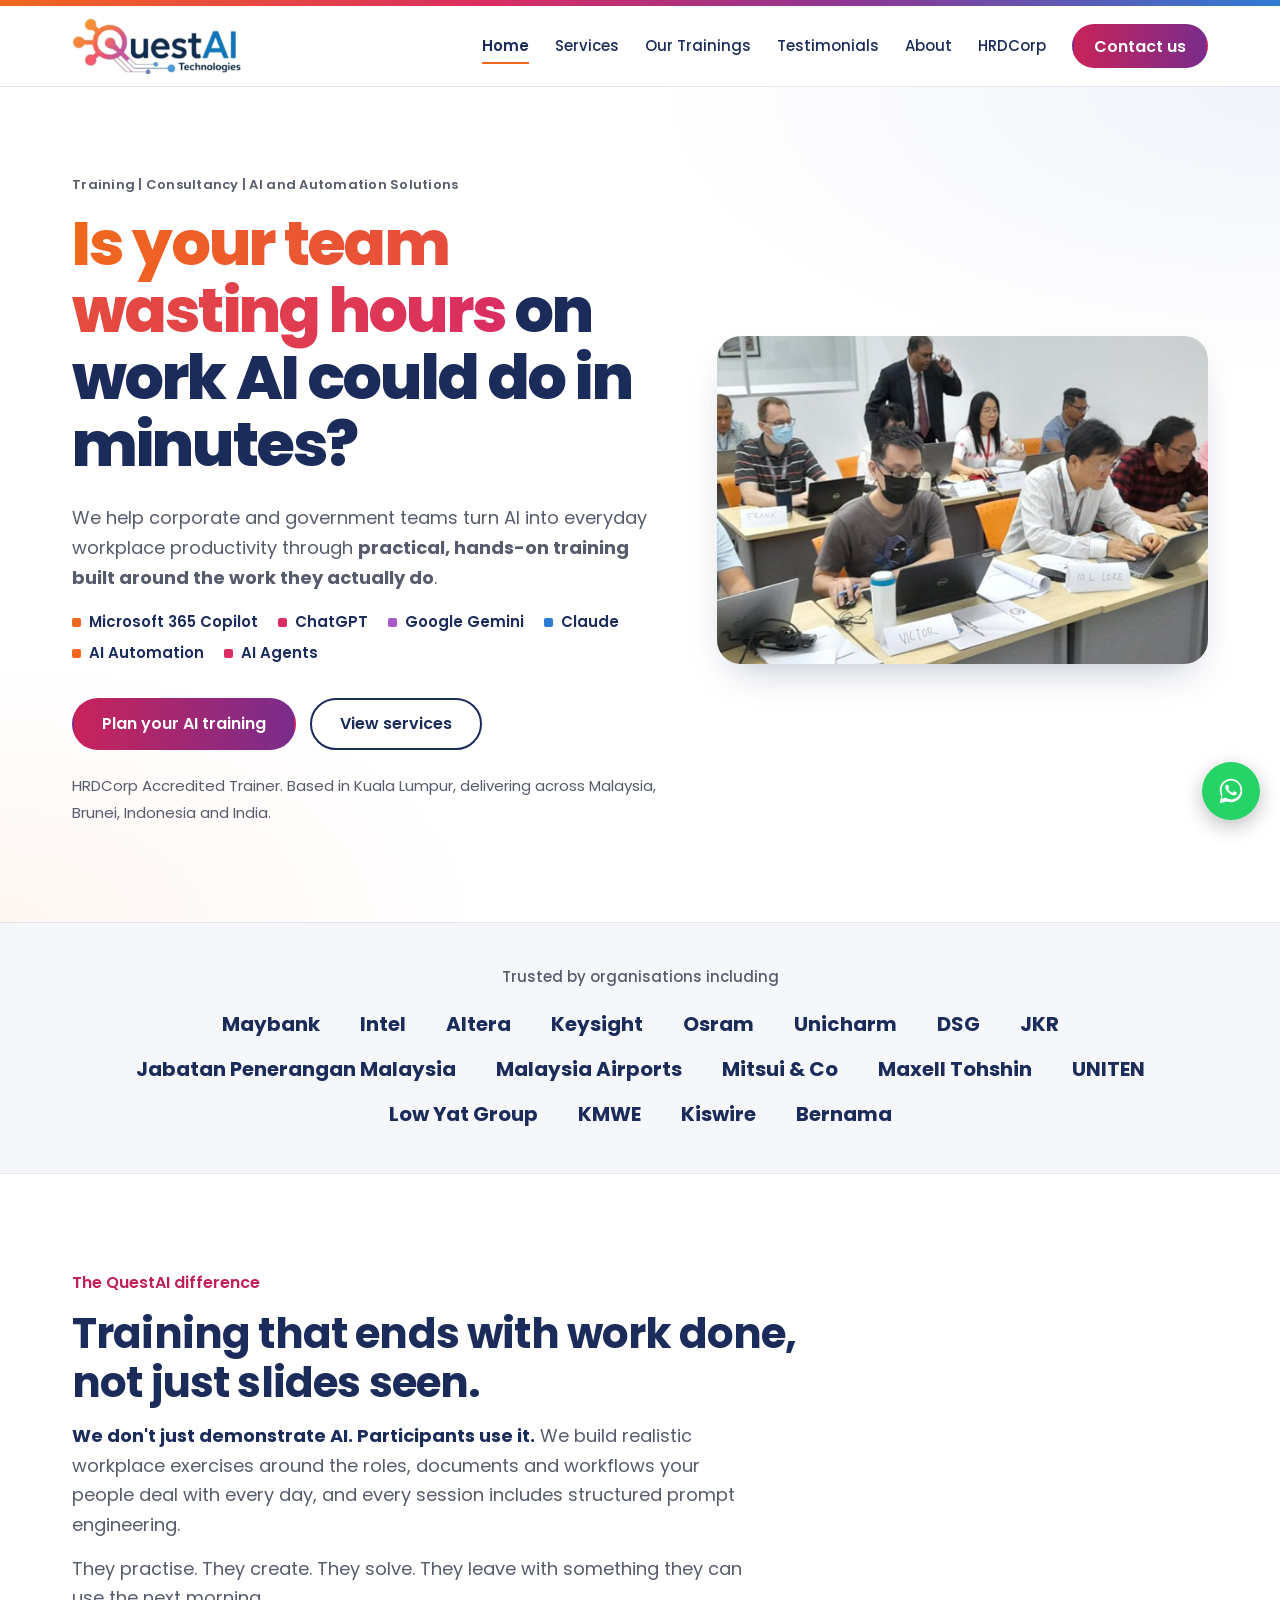
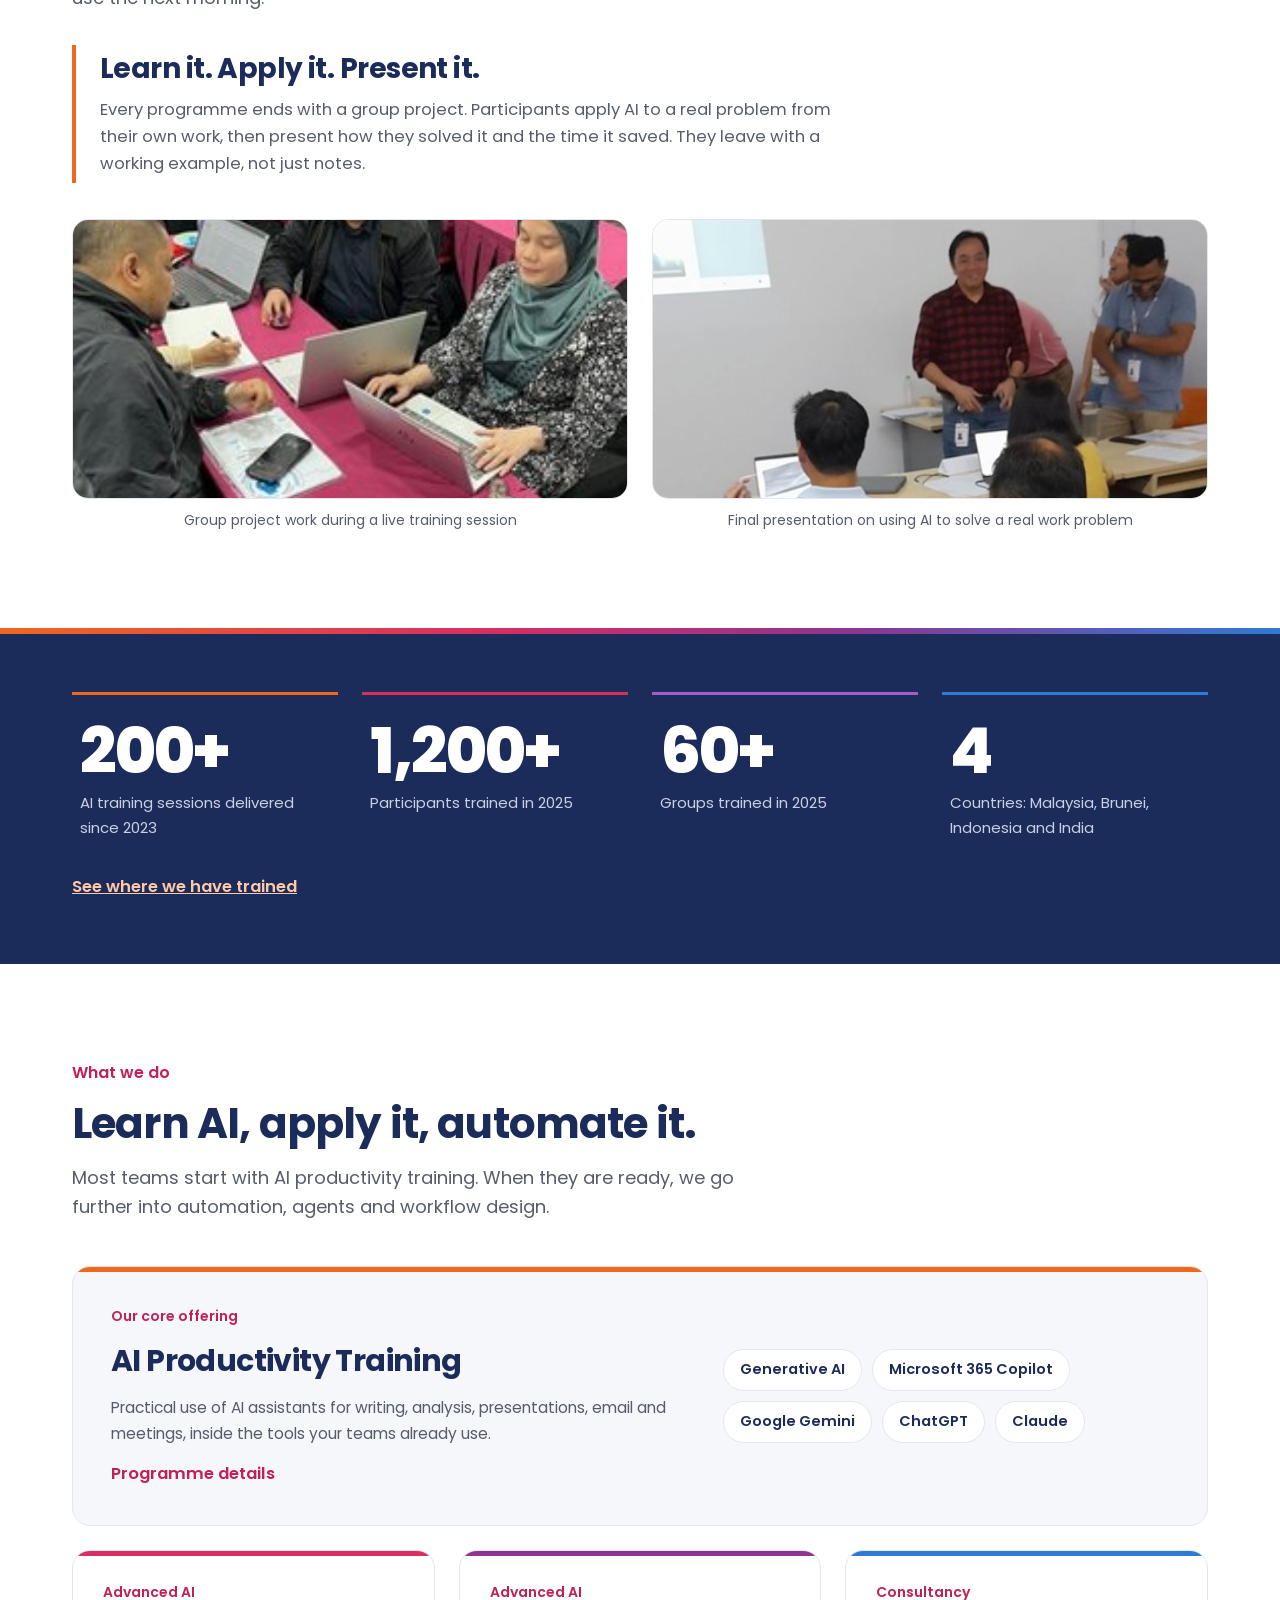
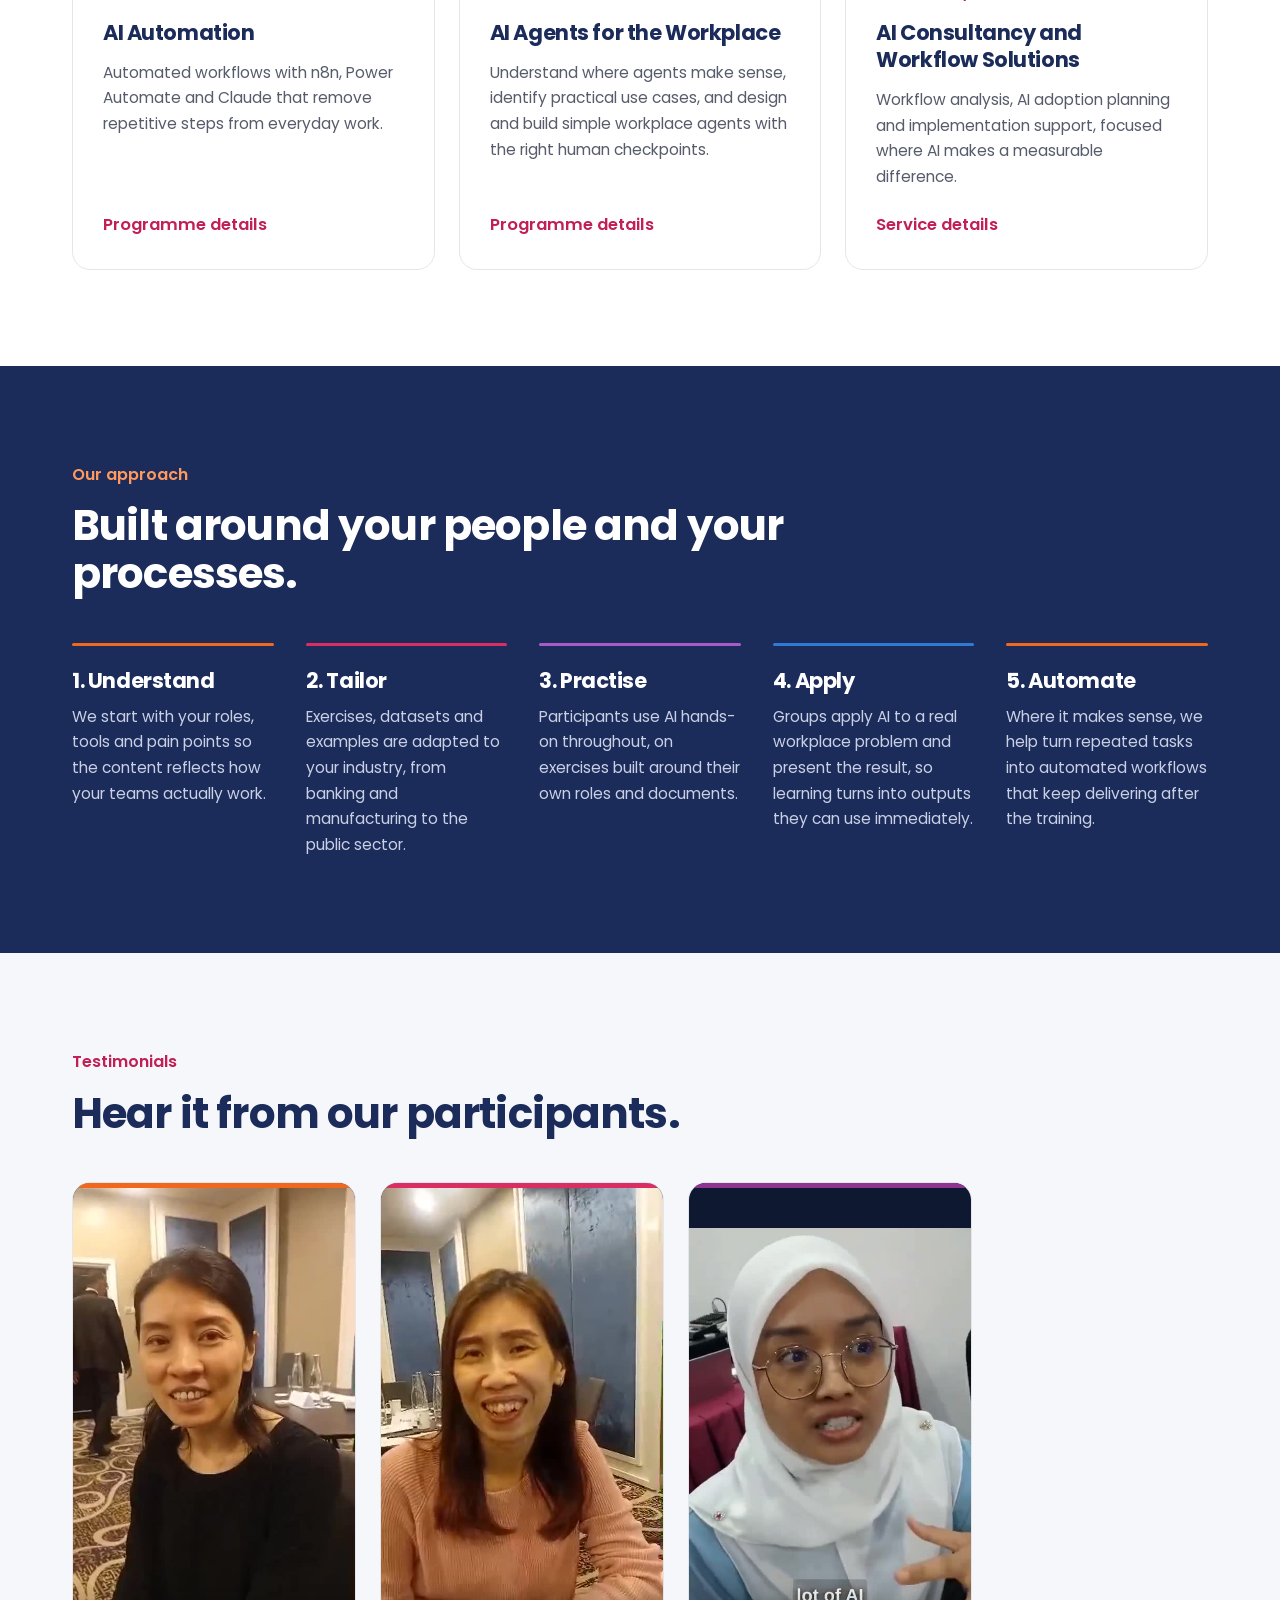
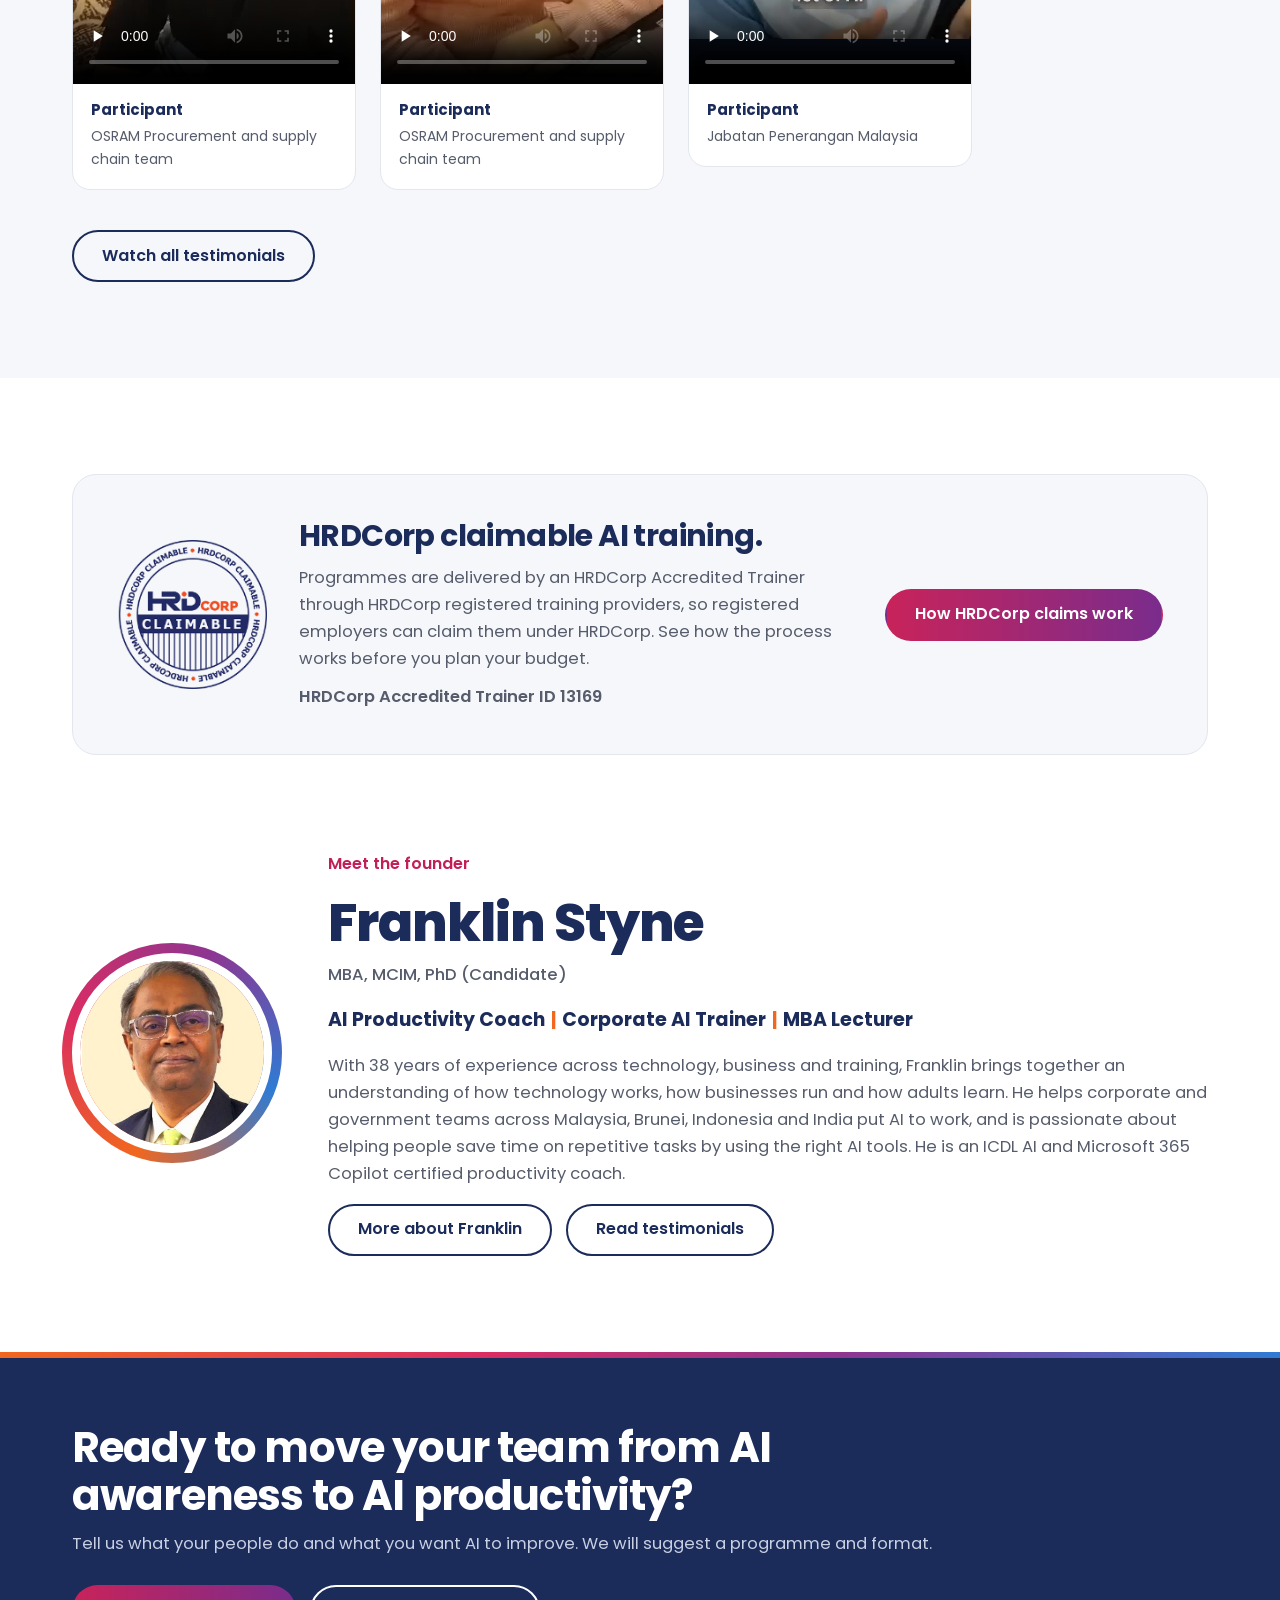
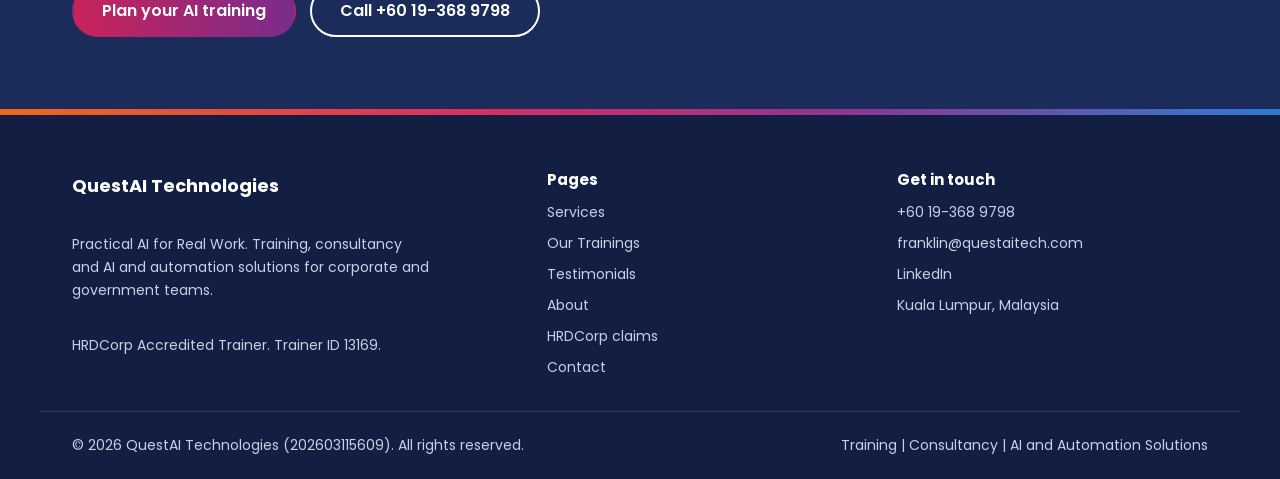
<file: index.html>
<!doctype html>
<html lang="en">
<head>
<meta charset="utf-8">
<meta name="viewport" content="width=device-width, initial-scale=1">
<title>QuestAI Technologies | Practical AI for Real Work | HRDCorp Claimable AI Training, Kuala Lumpur</title>
<meta name="description" content="QuestAI Technologies provides HRDCorp claimable Generative AI, Microsoft 365 Copilot, AI automation and AI agent training, plus AI consultancy, for corporate and government teams in Malaysia, Brunei, Indonesia and India.">
<meta property="og:title" content="QuestAI Technologies | Practical AI for Real Work | HRDCorp Claimable AI Training, Kuala Lumpur">
<meta property="og:description" content="QuestAI Technologies provides HRDCorp claimable Generative AI, Microsoft 365 Copilot, AI automation and AI agent training, plus AI consultancy, for corporate and government teams in Malaysia, Brunei, Indonesia and India.">
<meta property="og:type" content="website">
<meta property="og:url" content="https://questaitech.com/">
<meta name="theme-color" content="#1B2B5A">
<link rel="icon" href="data:image/svg+xml,%3Csvg xmlns='http://www.w3.org/2000/svg' viewBox='0 0 32 32'%3E%3Cdefs%3E%3ClinearGradient id='g' x1='0' y1='0' x2='1' y2='1'%3E%3Cstop offset='0' stop-color='%23F1671E'/%3E%3Cstop offset='.5' stop-color='%23DA2D62'/%3E%3Cstop offset='1' stop-color='%233D60C6'/%3E%3C/linearGradient%3E%3C/defs%3E%3Ccircle cx='14' cy='14' r='9' fill='none' stroke='url(%23g)' stroke-width='4'/%3E%3Cpath d='M20 20l7 7' stroke='%233D60C6' stroke-width='4' stroke-linecap='round'/%3E%3C/svg%3E">
<link rel="preconnect" href="https://fonts.googleapis.com">
<link rel="preconnect" href="https://fonts.gstatic.com" crossorigin>
<link rel="stylesheet" href="https://fonts.googleapis.com/css2?family=Poppins:wght@400;500;600;700;800&display=swap">
<link rel="stylesheet" href="assets/styles.css">
</head>
<body>
<a class="whatsapp-float" href="https://wa.me/60193689798?text=Hi%2C%20I%27d%20like%20to%20know%20more%20about%20your%20AI%20training" target="_blank" rel="noopener" aria-label="Chat with us on WhatsApp">
  <svg viewBox="0 0 32 32" fill="#fff" xmlns="http://www.w3.org/2000/svg"><path d="M16.01 3C9.38 3 4 8.38 4 15.01c0 2.35.64 4.55 1.76 6.44L4 29l7.73-1.7a11.9 11.9 0 0 0 4.28.79h.01c6.63 0 12.01-5.38 12.01-12.01C28.03 8.38 22.65 3 16.01 3zm0 21.9h-.01a9.9 9.9 0 0 1-5.05-1.38l-.36-.21-4.58 1.01 1.01-4.46-.24-.38A9.85 9.85 0 0 1 5.9 15c0-5.58 4.54-10.11 10.11-10.11 2.7 0 5.24 1.05 7.15 2.96a10.05 10.05 0 0 1 2.96 7.16c0 5.58-4.54 10.09-10.11 10.09zm5.55-7.57c-.3-.15-1.79-.89-2.07-.99-.28-.1-.48-.15-.68.15-.2.3-.78.99-.96 1.19-.18.2-.35.22-.65.07-.3-.15-1.28-.47-2.44-1.5-.9-.8-1.51-1.79-1.69-2.09-.18-.3-.02-.46.13-.61.14-.14.3-.35.45-.53.15-.18.2-.3.3-.5.1-.2.05-.38-.02-.53-.08-.15-.68-1.63-.93-2.24-.24-.58-.49-.5-.68-.51h-.58c-.2 0-.53.07-.8.38-.28.3-1.05 1.03-1.05 2.5s1.08 2.9 1.23 3.1c.15.2 2.13 3.24 5.15 4.55.72.31 1.28.5 1.72.63.72.23 1.38.2 1.9.12.58-.09 1.79-.73 2.04-1.44.25-.71.25-1.31.18-1.44-.07-.13-.28-.2-.58-.35z"/></svg>
</a>
<header class="site-header">
  <div class="bar"></div>
  <nav class="wrap nav" aria-label="Main">
    <a class="brand" href="index.html"><img src="assets/logo.png" alt="QuestAI Technologies home" width="520" height="172"></a>
    <button class="menu-toggle" type="button" aria-expanded="false" aria-controls="nav-links">
      <svg width="18" height="18" viewBox="0 0 24 24" fill="none" stroke="currentColor" stroke-width="2.2" stroke-linecap="round" aria-hidden="true"><path d="M4 7h16M4 12h16M4 17h16"></path></svg>Menu
    </button>
    <ul class="nav-links" id="nav-links">
      <li><a href="index.html" aria-current="page">Home</a></li><li><a href="services.html">Services</a></li><li><a href="trainings.html">Our Trainings</a></li><li><a href="testimonials.html">Testimonials</a></li><li><a href="about.html">About</a></li><li><a href="hrdcorp.html">HRDCorp</a></li><li><a class="btn btn-primary" href="contact.html">Contact us</a></li>
    </ul>
  </nav>
</header>
<main>
<section class="hero">
  <div class="wrap hero-grid">
    <div>
      <p class="tagline">Training | Consultancy | AI and Automation Solutions</p>
      <h1><span class="grad-text">Is your team wasting hours</span> on work AI could do in minutes?</h1>
      <p class="lede">We help corporate and government teams turn AI into everyday workplace productivity through <strong>practical, hands-on training built around the work they actually do</strong>.</p>
      <ul class="tool-strip" aria-label="Tools we train on"><li>Microsoft 365 Copilot</li><li>ChatGPT</li><li>Google Gemini</li><li>Claude</li><li>AI Automation</li><li>AI Agents</li></ul>
      <div class="actions">
        <a class="btn btn-primary" href="contact.html">Plan your AI training</a>
        <a class="btn btn-outline" href="services.html">View services</a>
      </div>
      <small>HRDCorp Accredited Trainer. Based in Kuala Lumpur, delivering across Malaysia, Brunei, Indonesia and India.</small>
    </div>
    <figure class="hero-photo">
      <img src="assets/training-photo.jpg" alt="Franklin Styne delivering hands-on AI training to a corporate team in a classroom setting" width="705" height="470">
    </figure>
  </div>
</section>

<section class="clients" aria-label="Clients">
  <div class="wrap">
    <p>Trusted by organisations including</p>
    <ul class="client-list"><li>Maybank</li><li>Intel</li><li>Altera</li><li>Keysight</li><li>Osram</li><li>Unicharm</li><li>DSG</li><li>JKR</li><li>Jabatan Penerangan Malaysia</li><li>Malaysia Airports</li><li>Mitsui &amp; Co</li><li>Maxell Tohshin</li><li>UNITEN</li><li>Low Yat Group</li><li>KMWE</li><li>Kiswire</li><li>Bernama</li></ul>
  </div>
</section>

<section class="block">
  <div class="wrap difference">
    <div class="section-head">
      <p class="kicker">The QuestAI difference</p>
      <h2>Training that ends with work done, not just slides seen.</h2>
      <p class="lede"><strong>We don't just demonstrate AI. Participants use it.</strong> We build realistic workplace exercises around the roles, documents and workflows your people deal with every day, and every session includes structured prompt engineering.</p>
      <p class="lede">They practise. They create. They solve. They leave with something they can use the next morning.</p>
    </div>
    <div class="lap">
      <h3>Learn it. Apply it. Present it.</h3>
      <p>Every programme ends with a group project. Participants apply AI to a real problem from their own work, then present how they solved it and the time it saved. They leave with a working example, not just notes.</p>
    </div>
    <div class="proof-gallery">
      <figure>
        <img src="assets/group-project-1.jpg" alt="Participants working in a group on an AI project during a QuestAI Technologies training session" loading="lazy">
        <figcaption>Group project work during a live training session</figcaption>
      </figure>
      <figure>
        <img src="assets/group-project-2.jpg" alt="A participant presenting how their team used AI to solve a workplace problem, at the end of a QuestAI Technologies training session" loading="lazy">
        <figcaption>Final presentation on using AI to solve a real work problem</figcaption>
      </figure>
    </div>
  </div>
</section>

<section class="proof-band" aria-label="Our track record">
  <div class="wrap">
    <dl class="stat-band four">
      <div class="stat-tile"><dt class="label">AI training sessions delivered since 2023</dt><dd class="num">200+</dd></div>
      <div class="stat-tile"><dt class="label">Participants trained in 2025</dt><dd class="num">1,200+</dd></div>
      <div class="stat-tile"><dt class="label">Groups trained in 2025</dt><dd class="num">60+</dd></div>
      <div class="stat-tile"><dt class="label">Countries: Malaysia, Brunei, Indonesia and India</dt><dd class="num">4</dd></div>
    </dl>
    <p class="proof-link"><a href="trainings.html">See where we have trained</a></p>
  </div>
</section>

<section class="block">
  <div class="wrap">
    <div class="section-head">
      <p class="kicker">What we do</p>
      <h2>Learn AI, apply it, automate it.</h2>
      <p class="lede">Most teams start with AI productivity training. When they are ready, we go further into automation, agents and workflow design.</p>
    </div>
    <div class="programmes tiered">
      <article class="programme featured o">
        <div>
          <p class="tier">Our core offering</p>
          <h3>AI Productivity Training</h3>
          <p>Practical use of AI assistants for writing, analysis, presentations, email and meetings, inside the tools your teams already use.</p>
          <a class="text-link" href="services.html#generative-ai">Programme details</a>
        </div>
        <ul class="tool-chips"><li>Generative AI</li><li>Microsoft 365 Copilot</li><li>Google Gemini</li><li>ChatGPT</li><li>Claude</li></ul>
      </article>
      <article class="programme p">
        <p class="tier">Advanced AI</p>
        <h3>AI Automation</h3>
        <p>Automated workflows with n8n, Power Automate and Claude that remove repetitive steps from everyday work.</p>
        <a class="text-link" href="services.html#automation">Programme details</a>
      </article>
      <article class="programme u">
        <p class="tier">Advanced AI</p>
        <h3>AI Agents for the Workplace</h3>
        <p>Understand where agents make sense, identify practical use cases, and design and build simple workplace agents with the right human checkpoints.</p>
        <a class="text-link" href="services.html#agents">Programme details</a>
      </article>
      <article class="programme b">
        <p class="tier">Consultancy</p>
        <h3>AI Consultancy and Workflow Solutions</h3>
        <p>Workflow analysis, AI adoption planning and implementation support, focused where AI makes a measurable difference.</p>
        <a class="text-link" href="services.html#consultancy">Service details</a>
      </article>
    </div>
  </div>
</section>

<section class="block approach">
  <div class="wrap">
    <div class="section-head">
      <p class="kicker">Our approach</p>
      <h2>Built around your people and your processes.</h2>
    </div>
    <ol class="steps five">
      <li><h3>Understand</h3><p>We start with your roles, tools and pain points so the content reflects how your teams actually work.</p></li>
      <li><h3>Tailor</h3><p>Exercises, datasets and examples are adapted to your industry, from banking and manufacturing to the public sector.</p></li>
      <li><h3>Practise</h3><p>Participants use AI hands-on throughout, on exercises built around their own roles and documents.</p></li>
      <li><h3>Apply</h3><p>Groups apply AI to a real workplace problem and present the result, so learning turns into outputs they can use immediately.</p></li>
      <li><h3>Automate</h3><p>Where it makes sense, we help turn repeated tasks into automated workflows that keep delivering after the training.</p></li>
    </ol>
  </div>
</section>

<section class="block soft-bg">
  <div class="wrap">
    <div class="section-head">
      <p class="kicker">Testimonials</p>
      <h2>Hear it from our participants.</h2>
    </div>
    <div class="video-grid three">
      <figure class="video-card o">
        <video controls preload="none" playsinline poster="assets/testimonials/t1.jpg" aria-label="Testimonial video: Participant, OSRAM Procurement and supply chain team">
          <source src="assets/testimonials/t1.mp4" type="video/mp4">
        </video>
        <figcaption><strong>Participant</strong><span>OSRAM Procurement and supply chain team</span></figcaption>
      </figure>
      <figure class="video-card p">
        <video controls preload="none" playsinline poster="assets/testimonials/t2.jpg" aria-label="Testimonial video: Participant, OSRAM Procurement and supply chain team">
          <source src="assets/testimonials/t2.mp4" type="video/mp4">
        </video>
        <figcaption><strong>Participant</strong><span>OSRAM Procurement and supply chain team</span></figcaption>
      </figure>
      <figure class="video-card u">
        <video controls preload="none" playsinline poster="assets/testimonials/t6.jpg" aria-label="Testimonial video: Participant, Jabatan Penerangan Malaysia">
          <source src="assets/testimonials/t6.mp4" type="video/mp4">
        </video>
        <figcaption><strong>Participant</strong><span>Jabatan Penerangan Malaysia</span></figcaption>
      </figure>
    </div>
    <div class="section-foot"><a class="btn btn-outline" href="testimonials.html">Watch all testimonials</a></div>
  </div>
</section>

<section class="block">
  <div class="wrap">
    <div class="hrd-box">
      <img class="hrd-badge" src="assets/hrdcorp-claimable.png" alt="HRDCorp Claimable badge" width="170" height="168">
      <div class="hrd-text">
        <h2>HRDCorp claimable AI training.</h2>
        <p>Programmes are delivered by an HRDCorp Accredited Trainer through HRDCorp registered training providers, so registered employers can claim them under HRDCorp. See how the process works before you plan your budget.</p>
        <p class="meta">HRDCorp Accredited Trainer ID 13169</p>
      </div>
      <a class="btn btn-primary" href="hrdcorp.html">How HRDCorp claims work</a>
    </div>
  </div>
</section>

<section class="block tight">
  <div class="wrap about-grid">
    <div class="portrait"><img src="assets/franklin-styne.jpg" alt="Portrait of Franklin Styne, founder of QuestAI Technologies" width="301" height="384"></div>
    <div class="about-text">
      <p class="kicker">Meet the founder</p>
      <h2>Franklin Styne</h2>
      <p class="credential">MBA, MCIM, PhD (Candidate)</p>
      <p class="role">AI Productivity Coach<span aria-hidden="true">|</span>Corporate AI Trainer<span aria-hidden="true">|</span>MBA Lecturer</p>
      <p class="body">With 38 years of experience across technology, business and training, Franklin brings together an understanding of how technology works, how businesses run and how adults learn. He helps corporate and government teams across Malaysia, Brunei, Indonesia and India put AI to work, and is passionate about helping people save time on repetitive tasks by using the right AI tools. He is an ICDL AI and Microsoft 365 Copilot certified productivity coach.</p>
      <div class="actions"><a class="btn btn-outline" href="about.html">More about Franklin</a><a class="btn btn-outline" href="testimonials.html">Read testimonials</a></div>
    </div>
  </div>
</section>
<section class="cta-band">
  <div class="bar" style="position:absolute;top:0;left:0;right:0"></div>
  <div class="wrap">
    <div>
      <h2>Ready to move your team from AI awareness to AI productivity?</h2>
      <p>Tell us what your people do and what you want AI to improve. We will suggest a programme and format.</p>
    </div>
    <div class="actions">
      <a class="btn btn-primary" href="contact.html">Plan your AI training</a>
      <a class="btn btn-light" href="tel:+60193689798">Call +60 19-368 9798</a>
    </div>
  </div>
</section>
</main>
<footer>
  <div class="bar"></div>
  <div class="wrap footer-grid">
    <div class="footer-brand">
      <strong>QuestAI Technologies</strong>
      <span>Practical AI for Real Work. Training, consultancy and AI and automation solutions for corporate and government teams.</span>
      <span>HRDCorp Accredited Trainer. Trainer ID 13169.</span>
    </div>
    <div>
      <h2>Pages</h2>
      <ul>
        <li><a href="services.html">Services</a></li>
                <li><a href="trainings.html">Our Trainings</a></li>
<li><a href="testimonials.html">Testimonials</a></li>
        <li><a href="about.html">About</a></li>
        <li><a href="hrdcorp.html">HRDCorp claims</a></li>
        <li><a href="contact.html">Contact</a></li>
      </ul>
    </div>
    <div>
      <h2>Get in touch</h2>
      <ul>
        <li><a href="tel:+60193689798">+60 19-368 9798</a></li>
        <li><a href="mailto:franklin@questaitech.com">franklin@questaitech.com</a></li>
        <li><a href="https://www.linkedin.com/in/franklinstyne" target="_blank" rel="noopener">LinkedIn</a></li>
        <li>Kuala Lumpur, Malaysia</li>
      </ul>
    </div>
  </div>
  <div class="wrap footer-bottom">
    <span>&copy; <span class="yr">2026</span> QuestAI Technologies (202603115609). All rights reserved.</span>
    <span>Training | Consultancy | AI and Automation Solutions</span>
  </div>
</footer>
<script>
(function(){
  var y=document.querySelectorAll('.yr');for(var i=0;i<y.length;i++){y[i].textContent=new Date().getFullYear();}
  var b=document.querySelector('.menu-toggle'),l=document.getElementById('nav-links');
  if(b&&l){b.addEventListener('click',function(){var o=l.classList.toggle('open');b.setAttribute('aria-expanded',o?'true':'false');});}
})();
</script>
</body>
</html>
</file>
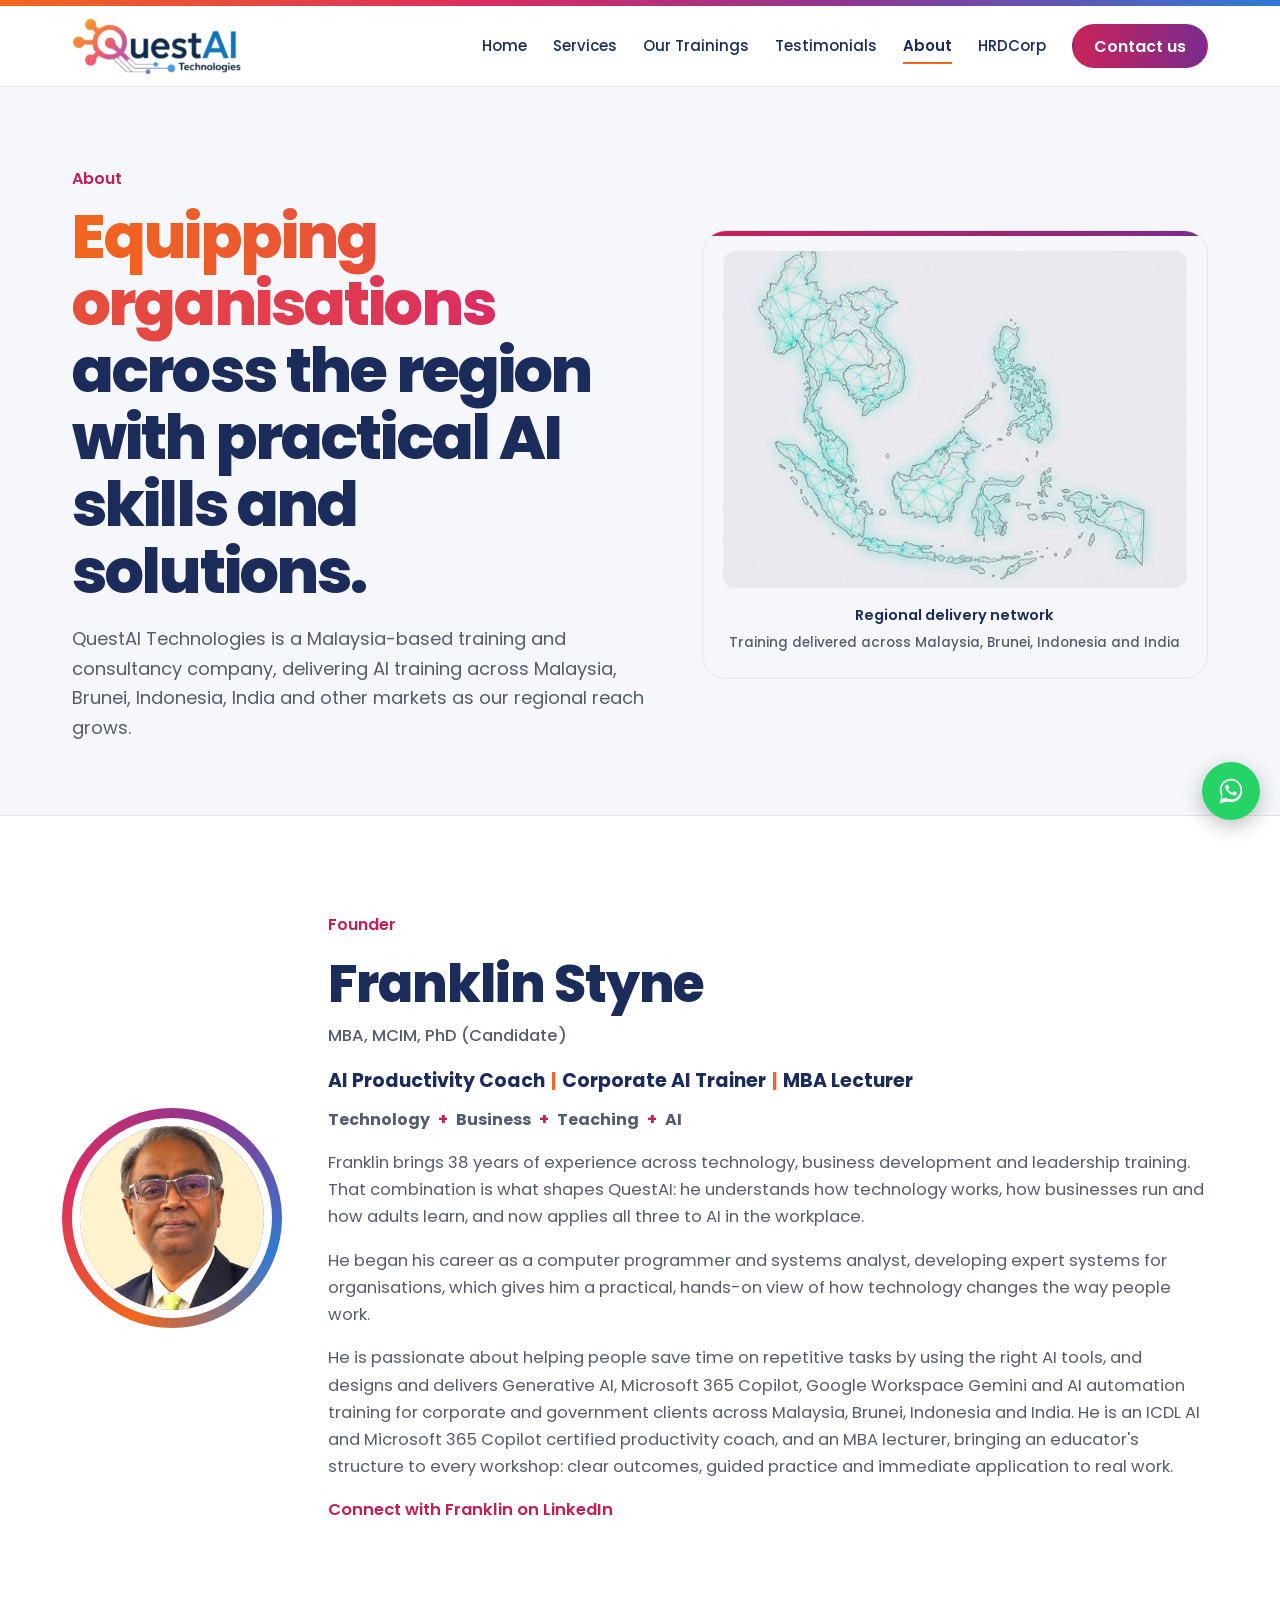
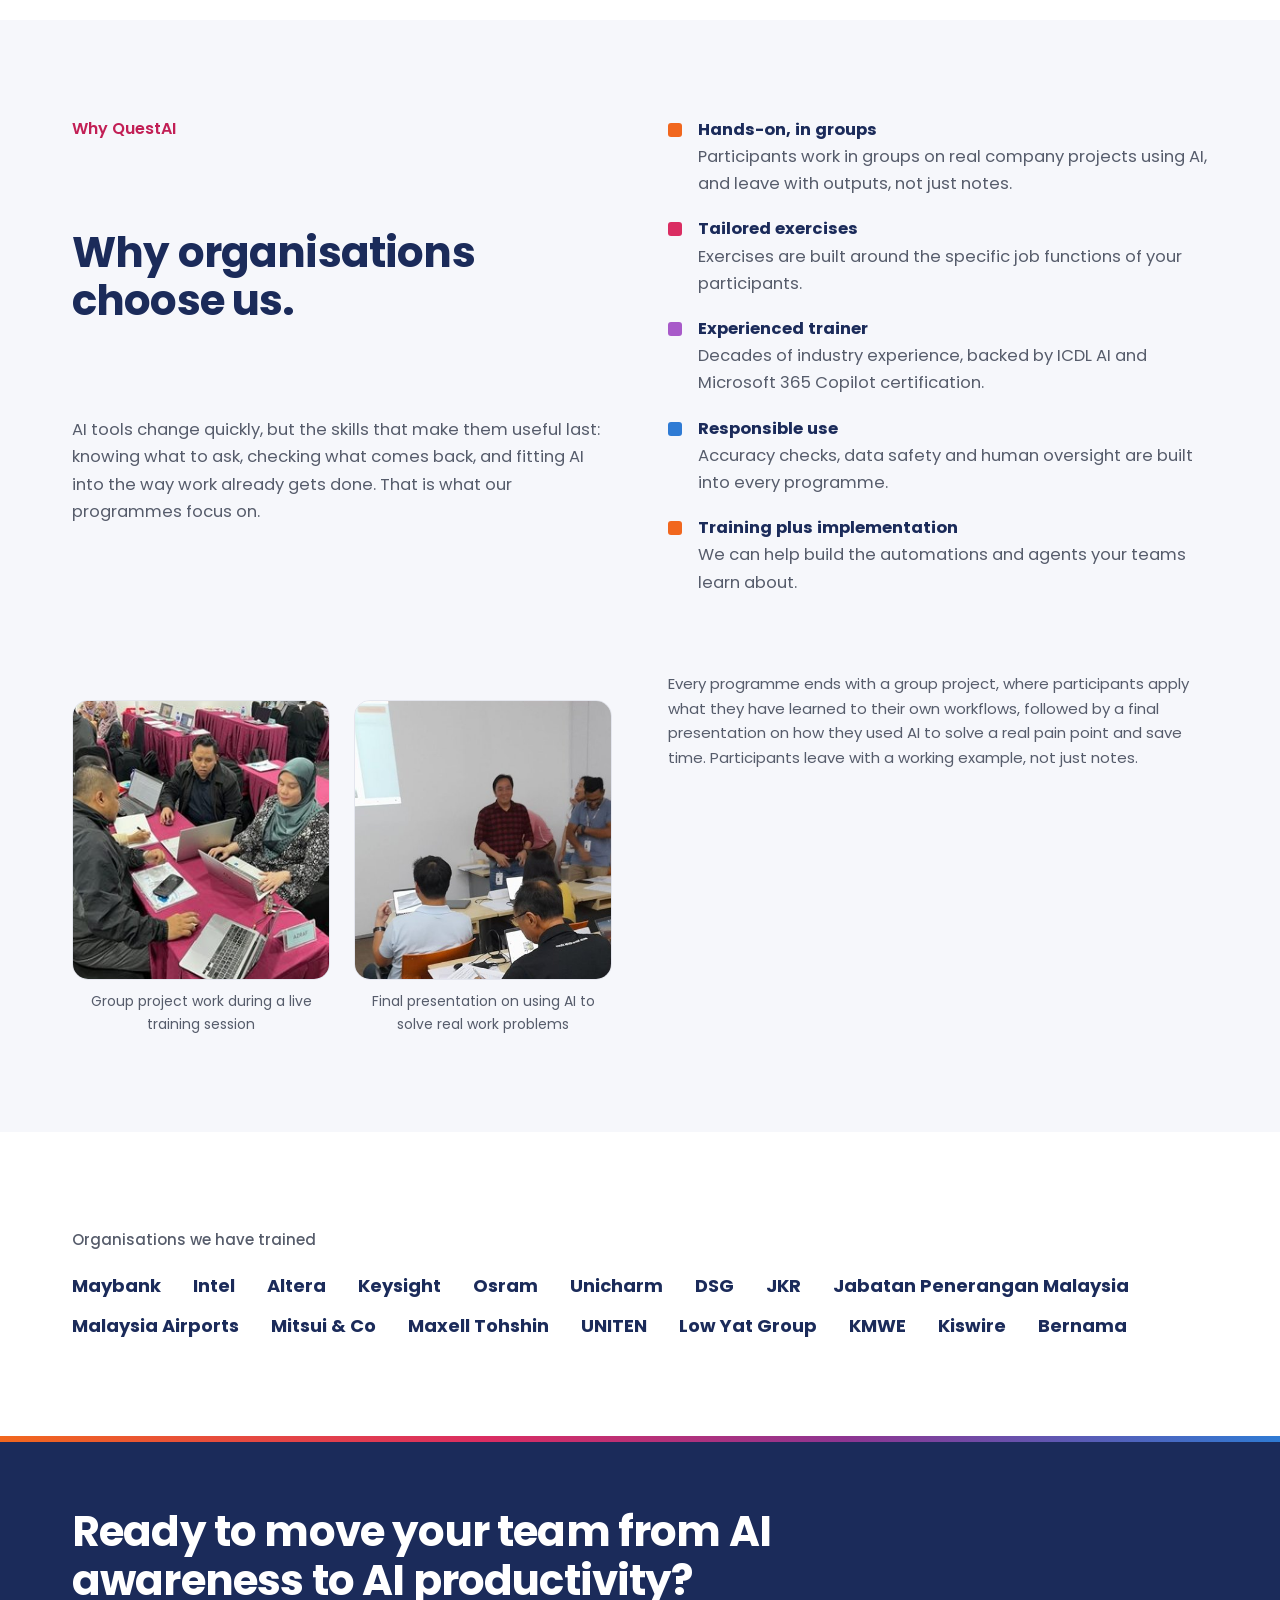
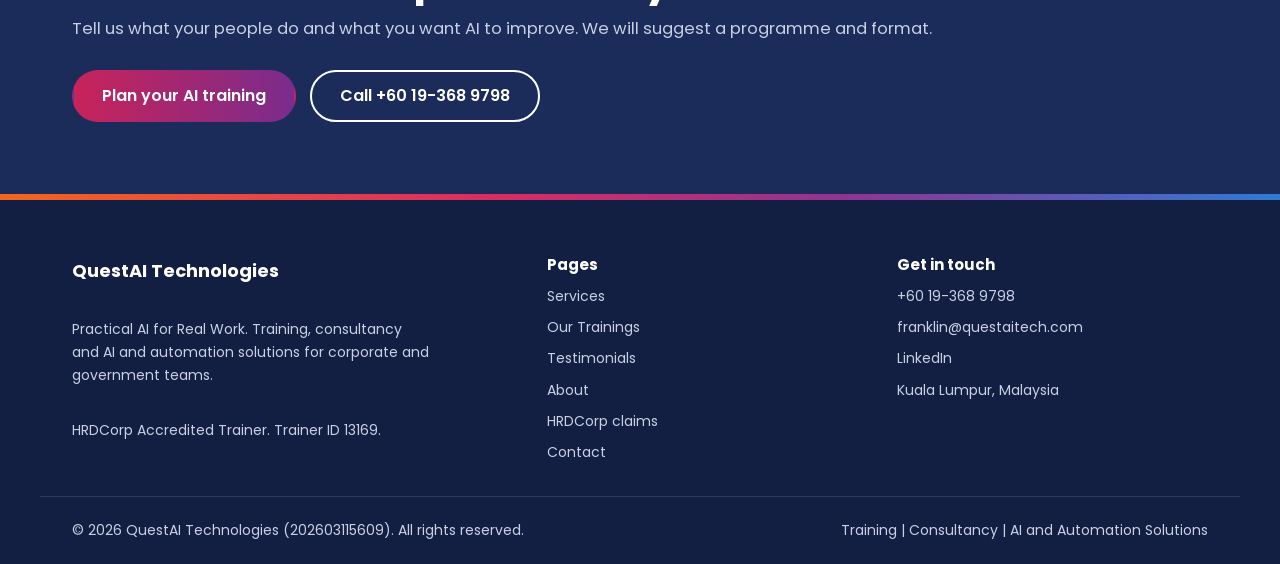
<file: about.html>
<!doctype html>
<html lang="en">
<head>
<meta charset="utf-8">
<meta name="viewport" content="width=device-width, initial-scale=1">
<title>About | Franklin Styne and QuestAI Technologies</title>
<meta name="description" content="About QuestAI Technologies and founder Franklin Styne, AI and automation trainer delivering HRDCorp claimable AI training across Malaysia, Brunei, Indonesia and India.">
<meta property="og:title" content="About | Franklin Styne and QuestAI Technologies">
<meta property="og:description" content="About QuestAI Technologies and founder Franklin Styne, AI and automation trainer delivering HRDCorp claimable AI training across Malaysia, Brunei, Indonesia and India.">
<meta property="og:type" content="website">
<meta property="og:url" content="https://questaitech.com/about.html">
<meta name="theme-color" content="#1B2B5A">
<link rel="icon" href="data:image/svg+xml,%3Csvg xmlns='http://www.w3.org/2000/svg' viewBox='0 0 32 32'%3E%3Cdefs%3E%3ClinearGradient id='g' x1='0' y1='0' x2='1' y2='1'%3E%3Cstop offset='0' stop-color='%23F1671E'/%3E%3Cstop offset='.5' stop-color='%23DA2D62'/%3E%3Cstop offset='1' stop-color='%233D60C6'/%3E%3C/linearGradient%3E%3C/defs%3E%3Ccircle cx='14' cy='14' r='9' fill='none' stroke='url(%23g)' stroke-width='4'/%3E%3Cpath d='M20 20l7 7' stroke='%233D60C6' stroke-width='4' stroke-linecap='round'/%3E%3C/svg%3E">
<link rel="preconnect" href="https://fonts.googleapis.com">
<link rel="preconnect" href="https://fonts.gstatic.com" crossorigin>
<link rel="stylesheet" href="https://fonts.googleapis.com/css2?family=Poppins:wght@400;500;600;700;800&display=swap">
<link rel="stylesheet" href="assets/styles.css">
</head>
<body>
<a class="whatsapp-float" href="https://wa.me/60193689798?text=Hi%2C%20I%27d%20like%20to%20know%20more%20about%20your%20AI%20training" target="_blank" rel="noopener" aria-label="Chat with us on WhatsApp">
  <svg viewBox="0 0 32 32" fill="#fff" xmlns="http://www.w3.org/2000/svg"><path d="M16.01 3C9.38 3 4 8.38 4 15.01c0 2.35.64 4.55 1.76 6.44L4 29l7.73-1.7a11.9 11.9 0 0 0 4.28.79h.01c6.63 0 12.01-5.38 12.01-12.01C28.03 8.38 22.65 3 16.01 3zm0 21.9h-.01a9.9 9.9 0 0 1-5.05-1.38l-.36-.21-4.58 1.01 1.01-4.46-.24-.38A9.85 9.85 0 0 1 5.9 15c0-5.58 4.54-10.11 10.11-10.11 2.7 0 5.24 1.05 7.15 2.96a10.05 10.05 0 0 1 2.96 7.16c0 5.58-4.54 10.09-10.11 10.09zm5.55-7.57c-.3-.15-1.79-.89-2.07-.99-.28-.1-.48-.15-.68.15-.2.3-.78.99-.96 1.19-.18.2-.35.22-.65.07-.3-.15-1.28-.47-2.44-1.5-.9-.8-1.51-1.79-1.69-2.09-.18-.3-.02-.46.13-.61.14-.14.3-.35.45-.53.15-.18.2-.3.3-.5.1-.2.05-.38-.02-.53-.08-.15-.68-1.63-.93-2.24-.24-.58-.49-.5-.68-.51h-.58c-.2 0-.53.07-.8.38-.28.3-1.05 1.03-1.05 2.5s1.08 2.9 1.23 3.1c.15.2 2.13 3.24 5.15 4.55.72.31 1.28.5 1.72.63.72.23 1.38.2 1.9.12.58-.09 1.79-.73 2.04-1.44.25-.71.25-1.31.18-1.44-.07-.13-.28-.2-.58-.35z"/></svg>
</a>
<header class="site-header">
  <div class="bar"></div>
  <nav class="wrap nav" aria-label="Main">
    <a class="brand" href="index.html"><img src="assets/logo.png" alt="QuestAI Technologies home" width="520" height="172"></a>
    <button class="menu-toggle" type="button" aria-expanded="false" aria-controls="nav-links">
      <svg width="18" height="18" viewBox="0 0 24 24" fill="none" stroke="currentColor" stroke-width="2.2" stroke-linecap="round" aria-hidden="true"><path d="M4 7h16M4 12h16M4 17h16"></path></svg>Menu
    </button>
    <ul class="nav-links" id="nav-links">
      <li><a href="index.html">Home</a></li><li><a href="services.html">Services</a></li><li><a href="trainings.html">Our Trainings</a></li><li><a href="testimonials.html">Testimonials</a></li><li><a href="about.html" aria-current="page">About</a></li><li><a href="hrdcorp.html">HRDCorp</a></li><li><a class="btn btn-primary" href="contact.html">Contact us</a></li>
    </ul>
  </nav>
</header>
<main>
<section class="page-hero">
  <div class="wrap region-hero">
    <div>
      <p class="kicker">About</p>
      <h1><span class="grad-text">Equipping organisations</span> across the region with practical AI skills and solutions.</h1>
      <p class="lede">QuestAI Technologies is a Malaysia-based training and consultancy company, delivering AI training across Malaysia, Brunei, Indonesia, India and other markets as our regional reach grows.</p>
    </div>
    <div class="map-card">
      <img src="assets/regional-map.jpg" alt="Map illustration of the Southeast Asia region representing QuestAI Technologies' regional training delivery network">
      <p class="cap">Regional delivery network<span>Training delivered across Malaysia, Brunei, Indonesia and India</span></p>
    </div>
  </div>
</section>

<section class="block">
  <div class="wrap about-grid">
    <div class="portrait"><img src="assets/franklin-styne.jpg" alt="Portrait of Franklin Styne, founder of QuestAI Technologies" width="200" height="200"></div>
    <div class="about-text">
      <p class="kicker">Founder</p>
      <h2>Franklin Styne</h2>
      <p class="credential">MBA, MCIM, PhD (Candidate)</p>
      <p class="role">AI Productivity Coach<span aria-hidden="true">|</span>Corporate AI Trainer<span aria-hidden="true">|</span>MBA Lecturer</p>
      <p class="mix">Technology<span aria-hidden="true">+</span>Business<span aria-hidden="true">+</span>Teaching<span aria-hidden="true">+</span>AI</p>
      <p class="body">Franklin brings 38 years of experience across technology, business development and leadership training. That combination is what shapes QuestAI: he understands how technology works, how businesses run and how adults learn, and now applies all three to AI in the workplace.</p>
      <p class="body">He began his career as a computer programmer and systems analyst, developing expert systems for organisations, which gives him a practical, hands-on view of how technology changes the way people work.</p>
      <p class="body">He is passionate about helping people save time on repetitive tasks by using the right AI tools, and designs and delivers Generative AI, Microsoft 365 Copilot, Google Workspace Gemini and AI automation training for corporate and government clients across Malaysia, Brunei, Indonesia and India. He is an ICDL AI and Microsoft 365 Copilot certified productivity coach, and an MBA lecturer, bringing an educator's structure to every workshop: clear outcomes, guided practice and immediate application to real work.</p>
      <p><a class="text-link" href="https://www.linkedin.com/in/franklinstyne" target="_blank" rel="noopener">Connect with Franklin on LinkedIn</a></p>
    </div>
  </div>
</section>

<section class="block soft-bg">
  <div class="wrap two-col">
    <div class="prose">
      <p class="kicker">Why QuestAI</p>
      <h2>Why organisations choose us.</h2>
      <p>AI tools change quickly, but the skills that make them useful last: knowing what to ask, checking what comes back, and fitting AI into the way work already gets done. That is what our programmes focus on.</p>
    </div>
    <ul class="value-list">
      <li><span class="sq o" aria-hidden="true"></span><div><strong>Hands-on, in groups</strong><span class="t">Participants work in groups on real company projects using AI, and leave with outputs, not just notes.</span></div></li>
      <li><span class="sq p" aria-hidden="true"></span><div><strong>Tailored exercises</strong><span class="t">Exercises are built around the specific job functions of your participants.</span></div></li>
      <li><span class="sq u" aria-hidden="true"></span><div><strong>Experienced trainer</strong><span class="t">Decades of industry experience, backed by ICDL AI and Microsoft 365 Copilot certification.</span></div></li>
      <li><span class="sq b" aria-hidden="true"></span><div><strong>Responsible use</strong><span class="t">Accuracy checks, data safety and human oversight are built into every programme.</span></div></li>
      <li><span class="sq o" aria-hidden="true"></span><div><strong>Training plus implementation</strong><span class="t">We can help build the automations and agents your teams learn about.</span></div></li>
    </ul>
    <div class="proof-gallery">
      <figure>
        <img src="assets/group-project-1.jpg" alt="Participants working in a group on an AI project during a QuestAI Technologies training session">
        <figcaption>Group project work during a live training session</figcaption>
      </figure>
      <figure>
        <img src="assets/group-project-2.jpg" alt="A participant presenting how their team used AI to solve a workplace problem, at the end of a QuestAI Technologies training session">
        <figcaption>Final presentation on using AI to solve real work problems</figcaption>
      </figure>
    </div>
    <p style="margin-top:20px;color:var(--muted);font-size:15px;max-width:70ch">Every programme ends with a group project, where participants apply what they have learned to their own workflows, followed by a final presentation on how they used AI to solve a real pain point and save time. Participants leave with a working example, not just notes.</p>
  </div>
</section>

<section class="block">
  <div class="wrap">
    <div class="clients plain">
      <p>Organisations we have trained</p>
      <ul class="client-list"><li>Maybank</li><li>Intel</li><li>Altera</li><li>Keysight</li><li>Osram</li><li>Unicharm</li><li>DSG</li><li>JKR</li><li>Jabatan Penerangan Malaysia</li><li>Malaysia Airports</li><li>Mitsui &amp; Co</li><li>Maxell Tohshin</li><li>UNITEN</li><li>Low Yat Group</li><li>KMWE</li><li>Kiswire</li><li>Bernama</li></ul>
    </div>
  </div>
</section>
<section class="cta-band">
  <div class="bar" style="position:absolute;top:0;left:0;right:0"></div>
  <div class="wrap">
    <div>
      <h2>Ready to move your team from AI awareness to AI productivity?</h2>
      <p>Tell us what your people do and what you want AI to improve. We will suggest a programme and format.</p>
    </div>
    <div class="actions">
      <a class="btn btn-primary" href="contact.html">Plan your AI training</a>
      <a class="btn btn-light" href="tel:+60193689798">Call +60 19-368 9798</a>
    </div>
  </div>
</section>
</main>
<footer>
  <div class="bar"></div>
  <div class="wrap footer-grid">
    <div class="footer-brand">
      <strong>QuestAI Technologies</strong>
      <span>Practical AI for Real Work. Training, consultancy and AI and automation solutions for corporate and government teams.</span>
      <span>HRDCorp Accredited Trainer. Trainer ID 13169.</span>
    </div>
    <div>
      <h2>Pages</h2>
      <ul>
        <li><a href="services.html">Services</a></li>
                <li><a href="trainings.html">Our Trainings</a></li>
<li><a href="testimonials.html">Testimonials</a></li>
        <li><a href="about.html">About</a></li>
        <li><a href="hrdcorp.html">HRDCorp claims</a></li>
        <li><a href="contact.html">Contact</a></li>
      </ul>
    </div>
    <div>
      <h2>Get in touch</h2>
      <ul>
        <li><a href="tel:+60193689798">+60 19-368 9798</a></li>
        <li><a href="mailto:franklin@questaitech.com">franklin@questaitech.com</a></li>
        <li><a href="https://www.linkedin.com/in/franklinstyne" target="_blank" rel="noopener">LinkedIn</a></li>
        <li>Kuala Lumpur, Malaysia</li>
      </ul>
    </div>
  </div>
  <div class="wrap footer-bottom">
    <span>&copy; <span class="yr">2026</span> QuestAI Technologies (202603115609). All rights reserved.</span>
    <span>Training | Consultancy | AI and Automation Solutions</span>
  </div>
</footer>
<script>
(function(){
  var y=document.querySelectorAll('.yr');for(var i=0;i<y.length;i++){y[i].textContent=new Date().getFullYear();}
  var b=document.querySelector('.menu-toggle'),l=document.getElementById('nav-links');
  if(b&&l){b.addEventListener('click',function(){var o=l.classList.toggle('open');b.setAttribute('aria-expanded',o?'true':'false');});}
})();
</script>
</body>
</html>
</file>
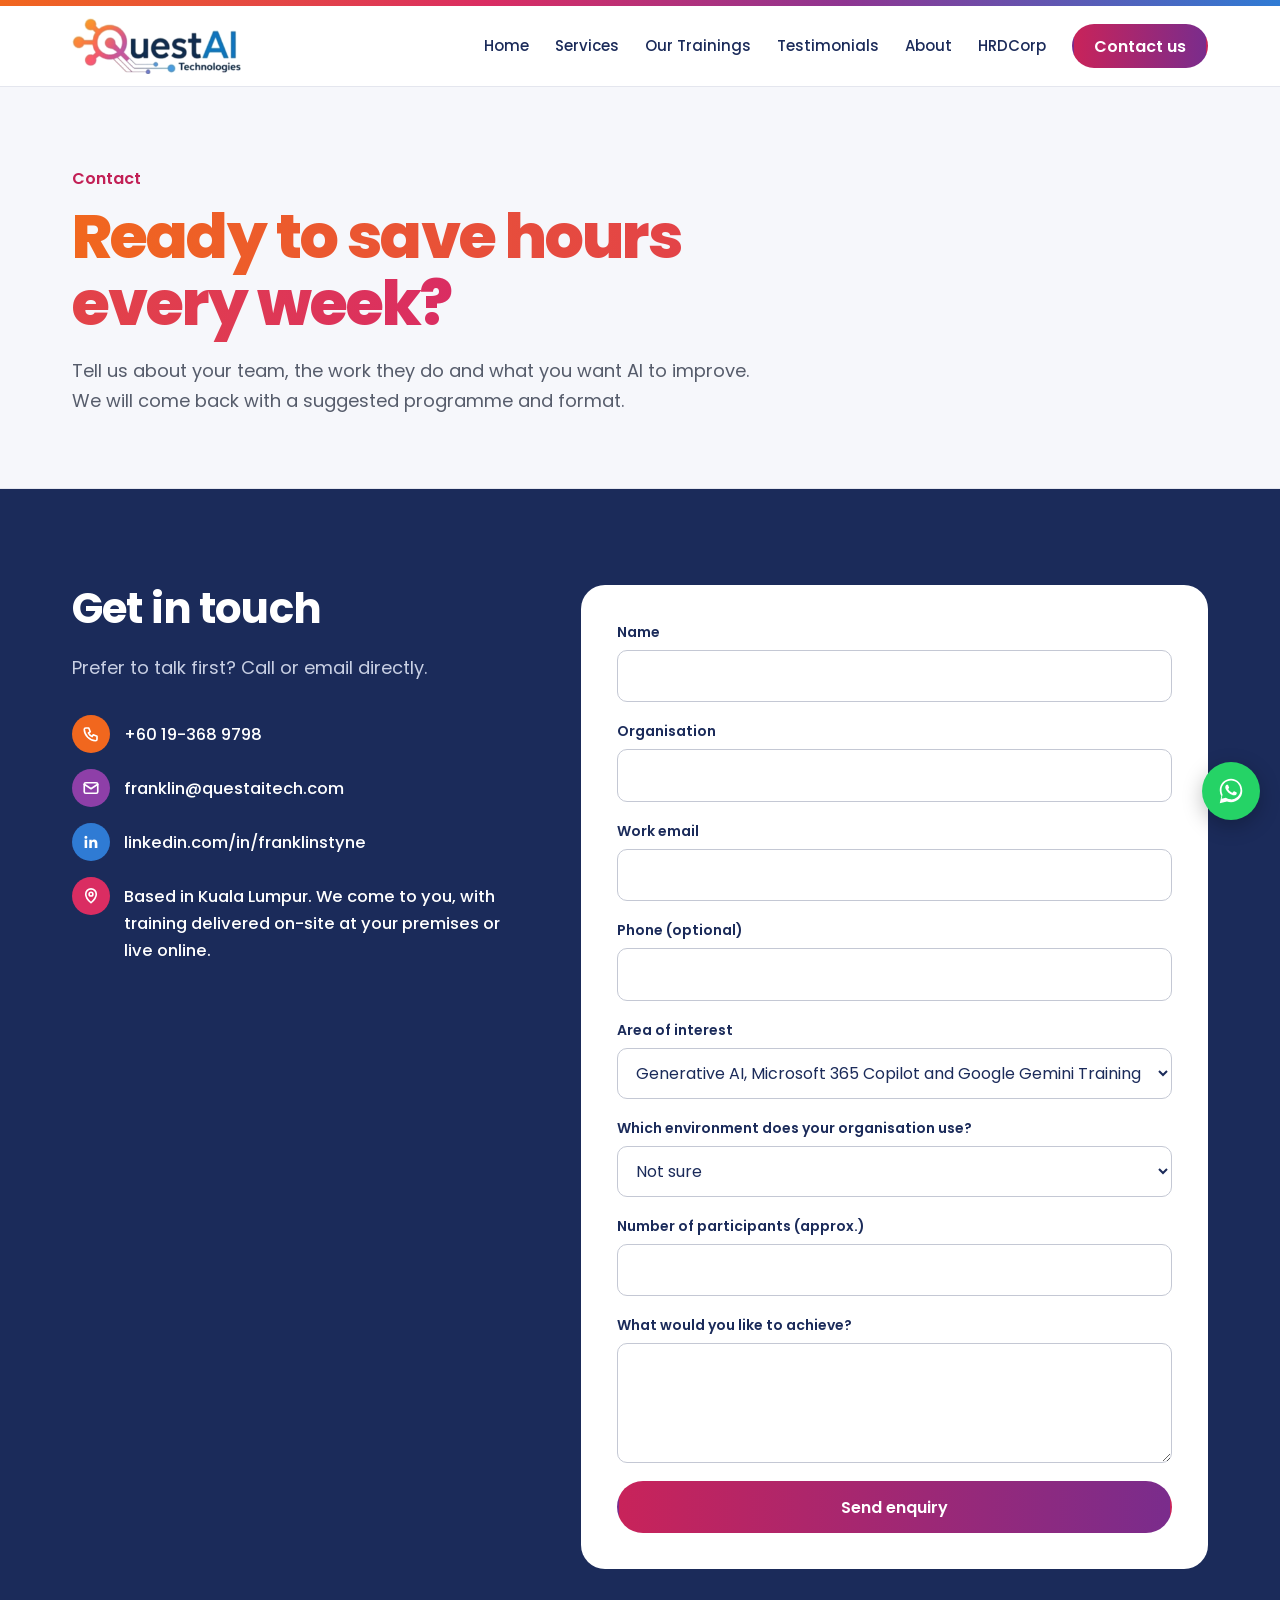
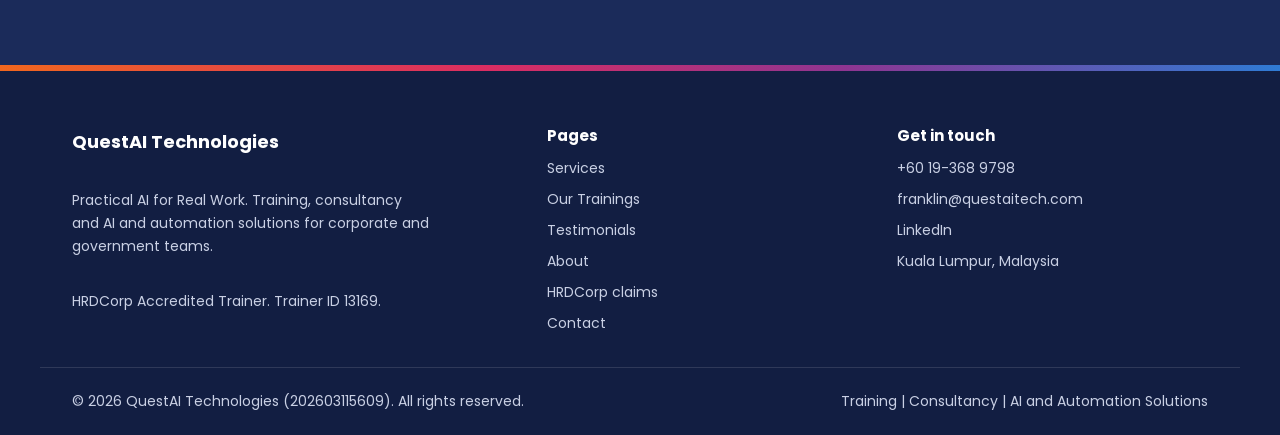
<file: contact.html>
<!doctype html>
<html lang="en">
<head>
<meta charset="utf-8">
<meta name="viewport" content="width=device-width, initial-scale=1">
<title>Contact | QuestAI Technologies, Kuala Lumpur</title>
<meta name="description" content="Contact QuestAI Technologies to plan HRDCorp claimable AI, Copilot and automation training. Call +60 19-368 9798 or email franklin@questaitech.com.">
<meta property="og:title" content="Contact | QuestAI Technologies, Kuala Lumpur">
<meta property="og:description" content="Contact QuestAI Technologies to plan HRDCorp claimable AI, Copilot and automation training. Call +60 19-368 9798 or email franklin@questaitech.com.">
<meta property="og:type" content="website">
<meta property="og:url" content="https://questaitech.com/contact.html">
<meta name="theme-color" content="#1B2B5A">
<link rel="icon" href="data:image/svg+xml,%3Csvg xmlns='http://www.w3.org/2000/svg' viewBox='0 0 32 32'%3E%3Cdefs%3E%3ClinearGradient id='g' x1='0' y1='0' x2='1' y2='1'%3E%3Cstop offset='0' stop-color='%23F1671E'/%3E%3Cstop offset='.5' stop-color='%23DA2D62'/%3E%3Cstop offset='1' stop-color='%233D60C6'/%3E%3C/linearGradient%3E%3C/defs%3E%3Ccircle cx='14' cy='14' r='9' fill='none' stroke='url(%23g)' stroke-width='4'/%3E%3Cpath d='M20 20l7 7' stroke='%233D60C6' stroke-width='4' stroke-linecap='round'/%3E%3C/svg%3E">
<link rel="preconnect" href="https://fonts.googleapis.com">
<link rel="preconnect" href="https://fonts.gstatic.com" crossorigin>
<link rel="stylesheet" href="https://fonts.googleapis.com/css2?family=Poppins:wght@400;500;600;700;800&display=swap">
<link rel="stylesheet" href="assets/styles.css">
</head>
<body>
<a class="whatsapp-float" href="https://wa.me/60193689798?text=Hi%2C%20I%27d%20like%20to%20know%20more%20about%20your%20AI%20training" target="_blank" rel="noopener" aria-label="Chat with us on WhatsApp">
  <svg viewBox="0 0 32 32" fill="#fff" xmlns="http://www.w3.org/2000/svg"><path d="M16.01 3C9.38 3 4 8.38 4 15.01c0 2.35.64 4.55 1.76 6.44L4 29l7.73-1.7a11.9 11.9 0 0 0 4.28.79h.01c6.63 0 12.01-5.38 12.01-12.01C28.03 8.38 22.65 3 16.01 3zm0 21.9h-.01a9.9 9.9 0 0 1-5.05-1.38l-.36-.21-4.58 1.01 1.01-4.46-.24-.38A9.85 9.85 0 0 1 5.9 15c0-5.58 4.54-10.11 10.11-10.11 2.7 0 5.24 1.05 7.15 2.96a10.05 10.05 0 0 1 2.96 7.16c0 5.58-4.54 10.09-10.11 10.09zm5.55-7.57c-.3-.15-1.79-.89-2.07-.99-.28-.1-.48-.15-.68.15-.2.3-.78.99-.96 1.19-.18.2-.35.22-.65.07-.3-.15-1.28-.47-2.44-1.5-.9-.8-1.51-1.79-1.69-2.09-.18-.3-.02-.46.13-.61.14-.14.3-.35.45-.53.15-.18.2-.3.3-.5.1-.2.05-.38-.02-.53-.08-.15-.68-1.63-.93-2.24-.24-.58-.49-.5-.68-.51h-.58c-.2 0-.53.07-.8.38-.28.3-1.05 1.03-1.05 2.5s1.08 2.9 1.23 3.1c.15.2 2.13 3.24 5.15 4.55.72.31 1.28.5 1.72.63.72.23 1.38.2 1.9.12.58-.09 1.79-.73 2.04-1.44.25-.71.25-1.31.18-1.44-.07-.13-.28-.2-.58-.35z"/></svg>
</a>
<header class="site-header">
  <div class="bar"></div>
  <nav class="wrap nav" aria-label="Main">
    <a class="brand" href="index.html"><img src="assets/logo.png" alt="QuestAI Technologies home" width="520" height="172"></a>
    <button class="menu-toggle" type="button" aria-expanded="false" aria-controls="nav-links">
      <svg width="18" height="18" viewBox="0 0 24 24" fill="none" stroke="currentColor" stroke-width="2.2" stroke-linecap="round" aria-hidden="true"><path d="M4 7h16M4 12h16M4 17h16"></path></svg>Menu
    </button>
    <ul class="nav-links" id="nav-links">
      <li><a href="index.html">Home</a></li><li><a href="services.html">Services</a></li><li><a href="trainings.html">Our Trainings</a></li><li><a href="testimonials.html">Testimonials</a></li><li><a href="about.html">About</a></li><li><a href="hrdcorp.html">HRDCorp</a></li><li><a class="btn btn-primary" href="contact.html" aria-current="page">Contact us</a></li>
    </ul>
  </nav>
</header>
<main>
<section class="page-hero">
  <div class="wrap">
    <p class="kicker">Contact</p>
    <h1><span class="grad-text">Ready to save hours every week?</span></h1>
    <p class="lede">Tell us about your team, the work they do and what you want AI to improve. We will come back with a suggested programme and format.</p>
  </div>
</section>

<section class="block contact">
  <div class="wrap contact-grid">
    <div>
      <h2>Get in touch</h2>
      <p class="lede">Prefer to talk first? Call or email directly.</p>
      <ul class="contact-details">
        <li><span class="ic o" aria-hidden="true"><svg width="18" height="18" viewBox="0 0 24 24" fill="none" stroke="#fff" stroke-width="2.2" stroke-linecap="round" stroke-linejoin="round"><path d="M5 4h4l2 5-2.5 1.5a11 11 0 0 0 5 5L15 13l5 2v4a2 2 0 0 1-2 2A16 16 0 0 1 3 6a2 2 0 0 1 2-2"></path></svg></span><a href="tel:+60193689798">+60 19-368 9798</a></li>
        <li><span class="ic u" aria-hidden="true"><svg width="18" height="18" viewBox="0 0 24 24" fill="none" stroke="#fff" stroke-width="2.2" stroke-linecap="round" stroke-linejoin="round"><rect x="3" y="5" width="18" height="14" rx="2"></rect><path d="M3 7l9 6 9-6"></path></svg></span><a href="mailto:franklin@questaitech.com">franklin@questaitech.com</a></li>
        <li><span class="ic b" aria-hidden="true"><svg width="18" height="18" viewBox="0 0 24 24" fill="#fff"><path d="M6.9 8.9H3.5V20h3.4zM5.2 3.5a2 2 0 1 0 0 4 2 2 0 0 0 0-4zM20.5 13.6c0-3-1.6-4.9-4.2-4.9a3.6 3.6 0 0 0-3.3 1.8V8.9H9.7V20h3.4v-5.8c0-1.5.6-2.6 2-2.6s1.9 1 1.9 2.6V20h3.5z"></path></svg></span><a href="https://www.linkedin.com/in/franklinstyne" target="_blank" rel="noopener">linkedin.com/in/franklinstyne</a></li>
        <li><span class="ic p" aria-hidden="true"><svg width="18" height="18" viewBox="0 0 24 24" fill="none" stroke="#fff" stroke-width="2.2" stroke-linecap="round" stroke-linejoin="round"><path d="M12 21s-7-6.2-7-11.5a7 7 0 0 1 14 0C19 14.8 12 21 12 21z"></path><circle cx="12" cy="9.5" r="2.5"></circle></svg></span><span>Based in Kuala Lumpur. We come to you, with training delivered on-site at your premises or live online.</span></li>
      </ul>
    </div>

    <form class="form" name="contact" method="POST" action="thank-you.html" data-netlify="true" netlify-honeypot="company-website">
      <input type="hidden" name="form-name" value="contact">
      <p class="hidden"><label>Leave this empty <input name="company-website" tabindex="-1" autocomplete="off"></label></p>
      <div class="field"><label for="f-name">Name</label><input id="f-name" name="name" type="text" autocomplete="name" required></div>
      <div class="field"><label for="f-org">Organisation</label><input id="f-org" name="organisation" type="text" autocomplete="organization"></div>
      <div class="field"><label for="f-email">Work email</label><input id="f-email" name="email" type="email" autocomplete="email" required></div>
      <div class="field"><label for="f-phone">Phone (optional)</label><input id="f-phone" name="phone" type="tel" autocomplete="tel"></div>
      <div class="field"><label for="f-topic">Area of interest</label>
        <select id="f-topic" name="topic">
          <option value="generative-ai">Generative AI, Microsoft 365 Copilot and Google Gemini Training</option>
          <option value="automation">AI Automation</option>
          <option value="agents">AI Agents for the Workplace</option>
          <option value="consultancy">AI Consultancy and Workflow Solutions</option>
          <option value="other">Not sure yet</option>
        </select>
      </div>
      <div class="field"><label for="f-env">Which environment does your organisation use?</label>
        <select id="f-env" name="environment">
          <option value="microsoft-365">Microsoft 365</option>
          <option value="google-workspace">Google Workspace</option>
          <option value="both">Both</option>
          <option value="not-sure" selected>Not sure</option>
          <option value="other">Other</option>
        </select>
      </div>
      <div class="field"><label for="f-size">Number of participants (approx.)</label><input id="f-size" name="participants" type="text" inputmode="numeric"></div>
      <div class="field"><label for="f-msg">What would you like to achieve?</label><textarea id="f-msg" name="message" required></textarea></div>
      <button class="btn btn-primary" type="submit">Send enquiry</button>
    </form>
  </div>
</section>
<script>
(function(){var t=new URLSearchParams(location.search).get('topic');var s=document.getElementById('f-topic');if(t&&s&&s.querySelector('option[value="'+t+'"]')){s.value=t;}})();
</script>
</main>
<footer>
  <div class="bar"></div>
  <div class="wrap footer-grid">
    <div class="footer-brand">
      <strong>QuestAI Technologies</strong>
      <span>Practical AI for Real Work. Training, consultancy and AI and automation solutions for corporate and government teams.</span>
      <span>HRDCorp Accredited Trainer. Trainer ID 13169.</span>
    </div>
    <div>
      <h2>Pages</h2>
      <ul>
        <li><a href="services.html">Services</a></li>
                <li><a href="trainings.html">Our Trainings</a></li>
<li><a href="testimonials.html">Testimonials</a></li>
        <li><a href="about.html">About</a></li>
        <li><a href="hrdcorp.html">HRDCorp claims</a></li>
        <li><a href="contact.html">Contact</a></li>
      </ul>
    </div>
    <div>
      <h2>Get in touch</h2>
      <ul>
        <li><a href="tel:+60193689798">+60 19-368 9798</a></li>
        <li><a href="mailto:franklin@questaitech.com">franklin@questaitech.com</a></li>
        <li><a href="https://www.linkedin.com/in/franklinstyne" target="_blank" rel="noopener">LinkedIn</a></li>
        <li>Kuala Lumpur, Malaysia</li>
      </ul>
    </div>
  </div>
  <div class="wrap footer-bottom">
    <span>&copy; <span class="yr">2026</span> QuestAI Technologies (202603115609). All rights reserved.</span>
    <span>Training | Consultancy | AI and Automation Solutions</span>
  </div>
</footer>
<script>
(function(){
  var y=document.querySelectorAll('.yr');for(var i=0;i<y.length;i++){y[i].textContent=new Date().getFullYear();}
  var b=document.querySelector('.menu-toggle'),l=document.getElementById('nav-links');
  if(b&&l){b.addEventListener('click',function(){var o=l.classList.toggle('open');b.setAttribute('aria-expanded',o?'true':'false');});}
})();
</script>
</body>
</html>
</file>
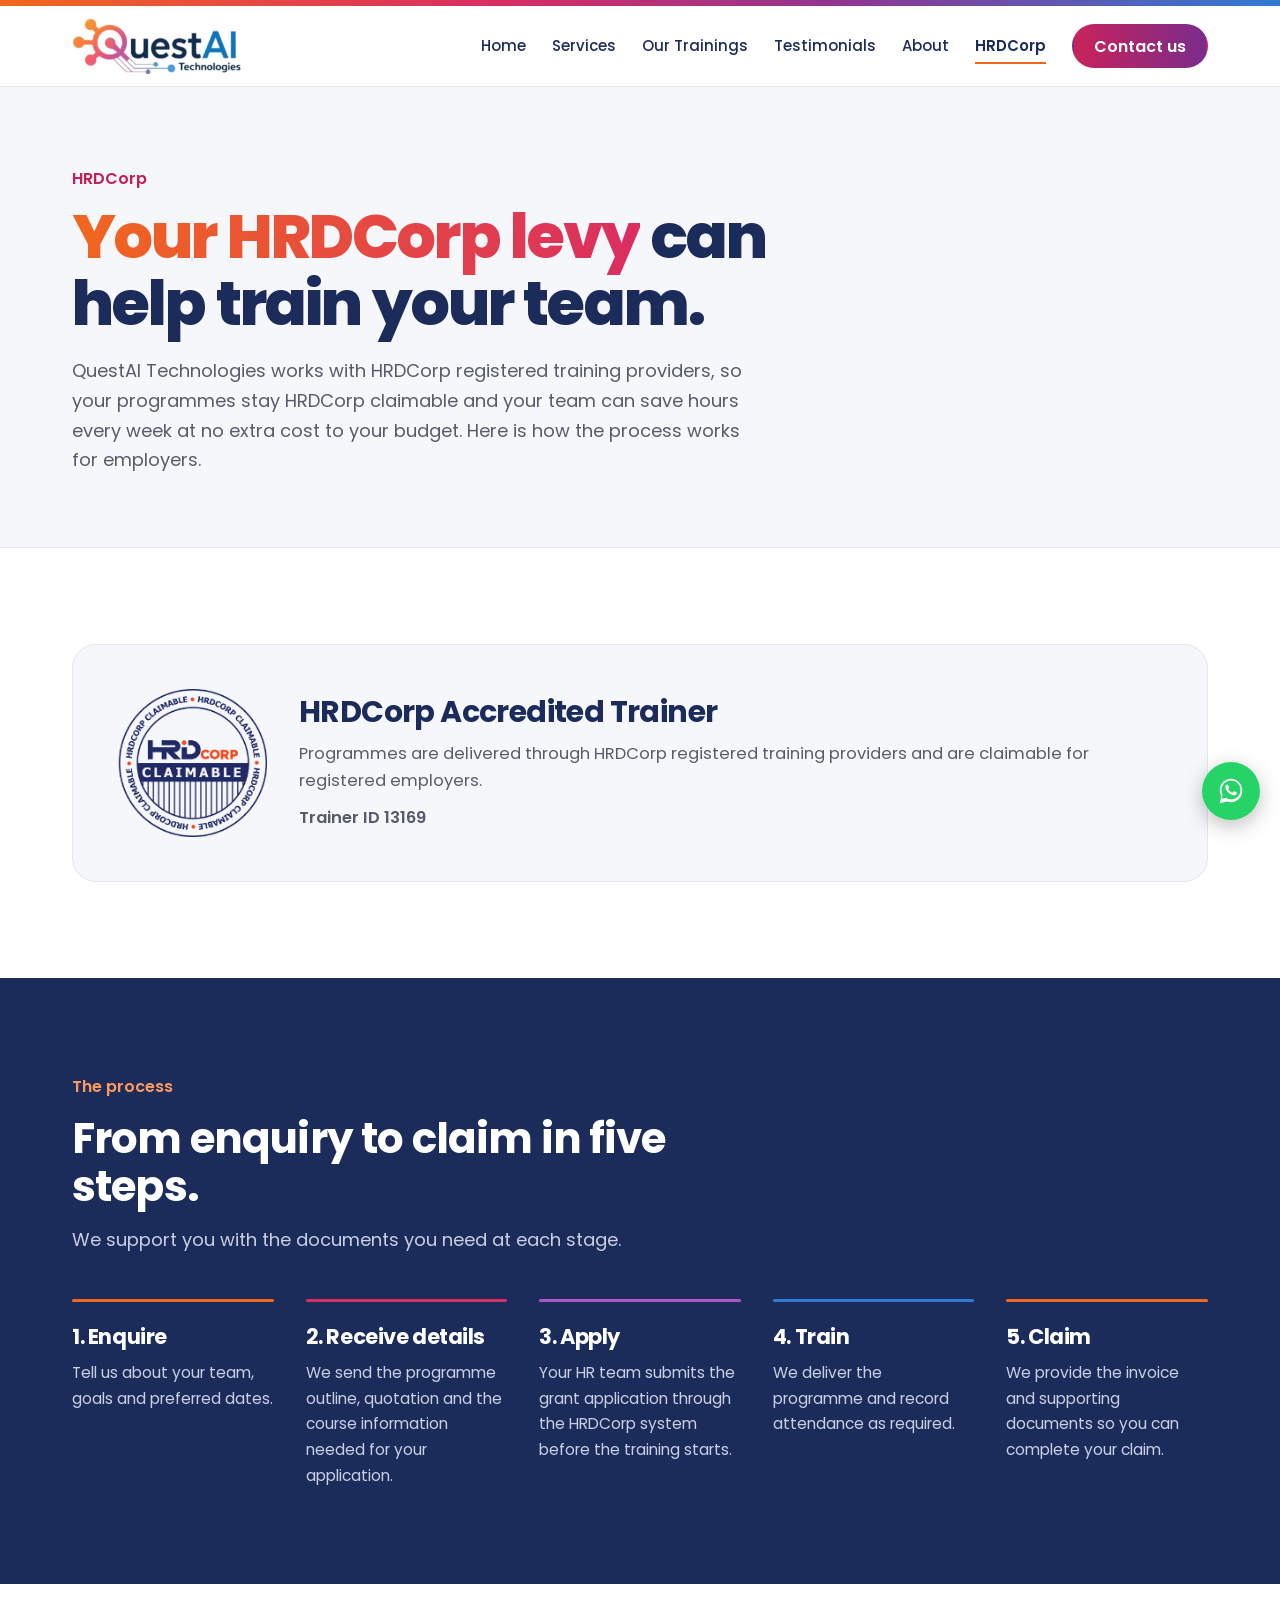
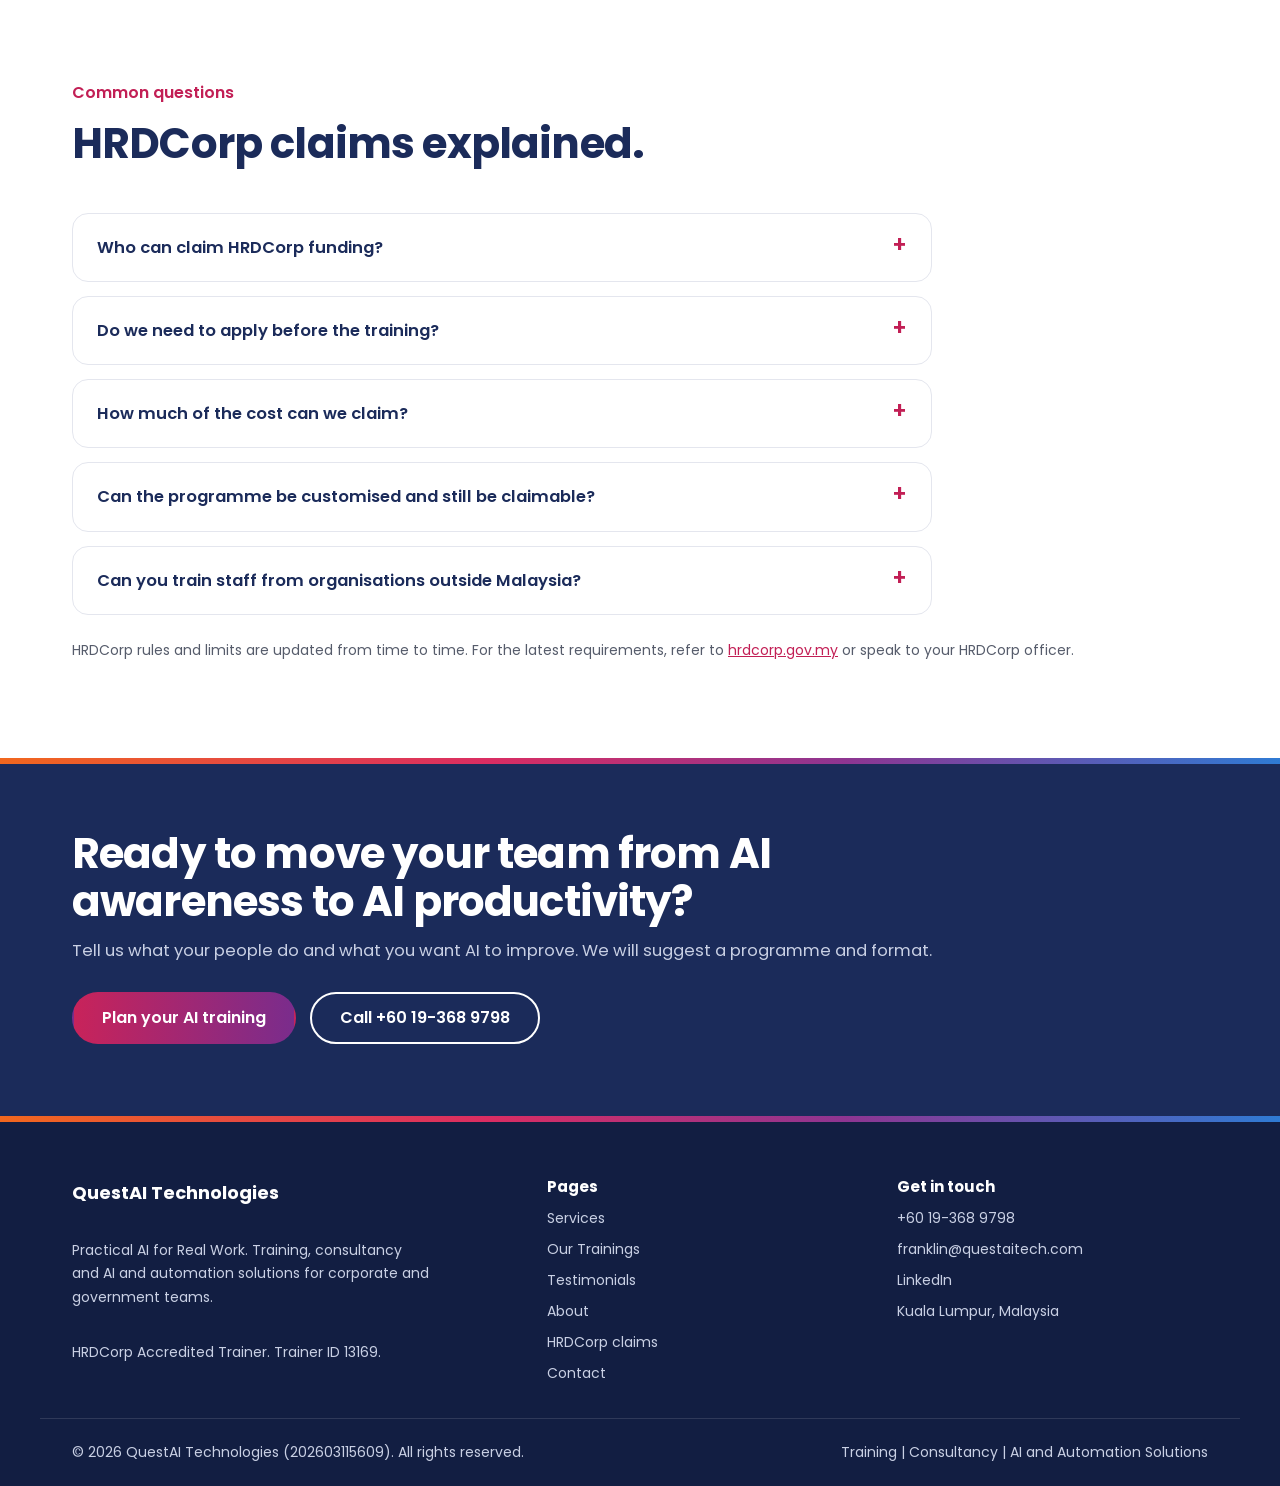
<file: hrdcorp.html>
<!doctype html>
<html lang="en">
<head>
<meta charset="utf-8">
<meta name="viewport" content="width=device-width, initial-scale=1">
<title>HRDCorp Claimable AI Training | QuestAI Technologies</title>
<meta name="description" content="QuestAI Technologies delivers HRDCorp claimable AI training through HRDCorp registered training providers. Learn how employers can claim AI, Copilot and automation training under HRDCorp.">
<meta property="og:title" content="HRDCorp Claimable AI Training | QuestAI Technologies">
<meta property="og:description" content="QuestAI Technologies delivers HRDCorp claimable AI training through HRDCorp registered training providers. Learn how employers can claim AI, Copilot and automation training under HRDCorp.">
<meta property="og:type" content="website">
<meta property="og:url" content="https://questaitech.com/hrdcorp.html">
<meta name="theme-color" content="#1B2B5A">
<link rel="icon" href="data:image/svg+xml,%3Csvg xmlns='http://www.w3.org/2000/svg' viewBox='0 0 32 32'%3E%3Cdefs%3E%3ClinearGradient id='g' x1='0' y1='0' x2='1' y2='1'%3E%3Cstop offset='0' stop-color='%23F1671E'/%3E%3Cstop offset='.5' stop-color='%23DA2D62'/%3E%3Cstop offset='1' stop-color='%233D60C6'/%3E%3C/linearGradient%3E%3C/defs%3E%3Ccircle cx='14' cy='14' r='9' fill='none' stroke='url(%23g)' stroke-width='4'/%3E%3Cpath d='M20 20l7 7' stroke='%233D60C6' stroke-width='4' stroke-linecap='round'/%3E%3C/svg%3E">
<link rel="preconnect" href="https://fonts.googleapis.com">
<link rel="preconnect" href="https://fonts.gstatic.com" crossorigin>
<link rel="stylesheet" href="https://fonts.googleapis.com/css2?family=Poppins:wght@400;500;600;700;800&display=swap">
<link rel="stylesheet" href="assets/styles.css">
</head>
<body>
<a class="whatsapp-float" href="https://wa.me/60193689798?text=Hi%2C%20I%27d%20like%20to%20know%20more%20about%20your%20AI%20training" target="_blank" rel="noopener" aria-label="Chat with us on WhatsApp">
  <svg viewBox="0 0 32 32" fill="#fff" xmlns="http://www.w3.org/2000/svg"><path d="M16.01 3C9.38 3 4 8.38 4 15.01c0 2.35.64 4.55 1.76 6.44L4 29l7.73-1.7a11.9 11.9 0 0 0 4.28.79h.01c6.63 0 12.01-5.38 12.01-12.01C28.03 8.38 22.65 3 16.01 3zm0 21.9h-.01a9.9 9.9 0 0 1-5.05-1.38l-.36-.21-4.58 1.01 1.01-4.46-.24-.38A9.85 9.85 0 0 1 5.9 15c0-5.58 4.54-10.11 10.11-10.11 2.7 0 5.24 1.05 7.15 2.96a10.05 10.05 0 0 1 2.96 7.16c0 5.58-4.54 10.09-10.11 10.09zm5.55-7.57c-.3-.15-1.79-.89-2.07-.99-.28-.1-.48-.15-.68.15-.2.3-.78.99-.96 1.19-.18.2-.35.22-.65.07-.3-.15-1.28-.47-2.44-1.5-.9-.8-1.51-1.79-1.69-2.09-.18-.3-.02-.46.13-.61.14-.14.3-.35.45-.53.15-.18.2-.3.3-.5.1-.2.05-.38-.02-.53-.08-.15-.68-1.63-.93-2.24-.24-.58-.49-.5-.68-.51h-.58c-.2 0-.53.07-.8.38-.28.3-1.05 1.03-1.05 2.5s1.08 2.9 1.23 3.1c.15.2 2.13 3.24 5.15 4.55.72.31 1.28.5 1.72.63.72.23 1.38.2 1.9.12.58-.09 1.79-.73 2.04-1.44.25-.71.25-1.31.18-1.44-.07-.13-.28-.2-.58-.35z"/></svg>
</a>
<header class="site-header">
  <div class="bar"></div>
  <nav class="wrap nav" aria-label="Main">
    <a class="brand" href="index.html"><img src="assets/logo.png" alt="QuestAI Technologies home" width="520" height="172"></a>
    <button class="menu-toggle" type="button" aria-expanded="false" aria-controls="nav-links">
      <svg width="18" height="18" viewBox="0 0 24 24" fill="none" stroke="currentColor" stroke-width="2.2" stroke-linecap="round" aria-hidden="true"><path d="M4 7h16M4 12h16M4 17h16"></path></svg>Menu
    </button>
    <ul class="nav-links" id="nav-links">
      <li><a href="index.html">Home</a></li><li><a href="services.html">Services</a></li><li><a href="trainings.html">Our Trainings</a></li><li><a href="testimonials.html">Testimonials</a></li><li><a href="about.html">About</a></li><li><a href="hrdcorp.html" aria-current="page">HRDCorp</a></li><li><a class="btn btn-primary" href="contact.html">Contact us</a></li>
    </ul>
  </nav>
</header>
<main>
<section class="page-hero">
  <div class="wrap">
    <p class="kicker">HRDCorp</p>
    <h1><span class="grad-text">Your HRDCorp levy</span> can help train your team.</h1>
    <p class="lede">QuestAI Technologies works with HRDCorp registered training providers, so your programmes stay HRDCorp claimable and your team can save hours every week at no extra cost to your budget. Here is how the process works for employers.</p>
  </div>
</section>

<section class="block">
  <div class="wrap">
    <div class="hrd-box">
      <img class="hrd-badge" src="assets/hrdcorp-claimable.png" alt="HRDCorp Claimable badge" width="170" height="168">
      <div class="hrd-text">
        <h2>HRDCorp Accredited Trainer</h2>
        <p>Programmes are delivered through HRDCorp registered training providers and are claimable for registered employers.</p>
        <p class="meta">Trainer ID 13169</p>
      </div>
    </div>
  </div>
</section>

<section class="block approach">
  <div class="wrap">
    <div class="section-head">
      <p class="kicker">The process</p>
      <h2>From enquiry to claim in five steps.</h2>
      <p class="lede">We support you with the documents you need at each stage.</p>
    </div>
    <ol class="steps five">
      <li><h3>Enquire</h3><p>Tell us about your team, goals and preferred dates.</p></li>
      <li><h3>Receive details</h3><p>We send the programme outline, quotation and the course information needed for your application.</p></li>
      <li><h3>Apply</h3><p>Your HR team submits the grant application through the HRDCorp system before the training starts.</p></li>
      <li><h3>Train</h3><p>We deliver the programme and record attendance as required.</p></li>
      <li><h3>Claim</h3><p>We provide the invoice and supporting documents so you can complete your claim.</p></li>
    </ol>
  </div>
</section>

<section class="block">
  <div class="wrap">
    <div class="section-head">
      <p class="kicker">Common questions</p>
      <h2>HRDCorp claims explained.</h2>
    </div>
    <div class="faq">
      <details><summary>Who can claim HRDCorp funding?</summary><p>Employers registered with HRDCorp who pay the HRD levy can use their levy balance to fund approved training for their employees, subject to HRDCorp's scheme rules.</p></details>
      <details><summary>Do we need to apply before the training?</summary><p>Yes. The grant application should be submitted and approved through the HRDCorp system before the training takes place. We recommend starting the process as early as possible.</p></details>
      <details><summary>How much of the cost can we claim?</summary><p>The claimable amount depends on your levy balance and the applicable HRDCorp scheme and cost limits. We will share the details you need to check this when we send the quotation.</p></details>
      <details><summary>Can the programme be customised and still be claimable?</summary><p>Yes, in most cases. Talk to us about your requirements and we will advise on the best way to structure the programme for your application.</p></details>
      <details><summary>Can you train staff from organisations outside Malaysia?</summary><p>Yes. We deliver across Malaysia, Brunei, Indonesia and India. HRDCorp funding applies to eligible Malaysian employers only.</p></details>
    </div>
    <p class="note" style="margin-top:24px">HRDCorp rules and limits are updated from time to time. For the latest requirements, refer to <a href="https://hrdcorp.gov.my" target="_blank" rel="noopener">hrdcorp.gov.my</a> or speak to your HRDCorp officer.</p>
  </div>
</section>
<section class="cta-band">
  <div class="bar" style="position:absolute;top:0;left:0;right:0"></div>
  <div class="wrap">
    <div>
      <h2>Ready to move your team from AI awareness to AI productivity?</h2>
      <p>Tell us what your people do and what you want AI to improve. We will suggest a programme and format.</p>
    </div>
    <div class="actions">
      <a class="btn btn-primary" href="contact.html">Plan your AI training</a>
      <a class="btn btn-light" href="tel:+60193689798">Call +60 19-368 9798</a>
    </div>
  </div>
</section>
</main>
<footer>
  <div class="bar"></div>
  <div class="wrap footer-grid">
    <div class="footer-brand">
      <strong>QuestAI Technologies</strong>
      <span>Practical AI for Real Work. Training, consultancy and AI and automation solutions for corporate and government teams.</span>
      <span>HRDCorp Accredited Trainer. Trainer ID 13169.</span>
    </div>
    <div>
      <h2>Pages</h2>
      <ul>
        <li><a href="services.html">Services</a></li>
                <li><a href="trainings.html">Our Trainings</a></li>
<li><a href="testimonials.html">Testimonials</a></li>
        <li><a href="about.html">About</a></li>
        <li><a href="hrdcorp.html">HRDCorp claims</a></li>
        <li><a href="contact.html">Contact</a></li>
      </ul>
    </div>
    <div>
      <h2>Get in touch</h2>
      <ul>
        <li><a href="tel:+60193689798">+60 19-368 9798</a></li>
        <li><a href="mailto:franklin@questaitech.com">franklin@questaitech.com</a></li>
        <li><a href="https://www.linkedin.com/in/franklinstyne" target="_blank" rel="noopener">LinkedIn</a></li>
        <li>Kuala Lumpur, Malaysia</li>
      </ul>
    </div>
  </div>
  <div class="wrap footer-bottom">
    <span>&copy; <span class="yr">2026</span> QuestAI Technologies (202603115609). All rights reserved.</span>
    <span>Training | Consultancy | AI and Automation Solutions</span>
  </div>
</footer>
<script>
(function(){
  var y=document.querySelectorAll('.yr');for(var i=0;i<y.length;i++){y[i].textContent=new Date().getFullYear();}
  var b=document.querySelector('.menu-toggle'),l=document.getElementById('nav-links');
  if(b&&l){b.addEventListener('click',function(){var o=l.classList.toggle('open');b.setAttribute('aria-expanded',o?'true':'false');});}
})();
</script>
</body>
</html>
</file>
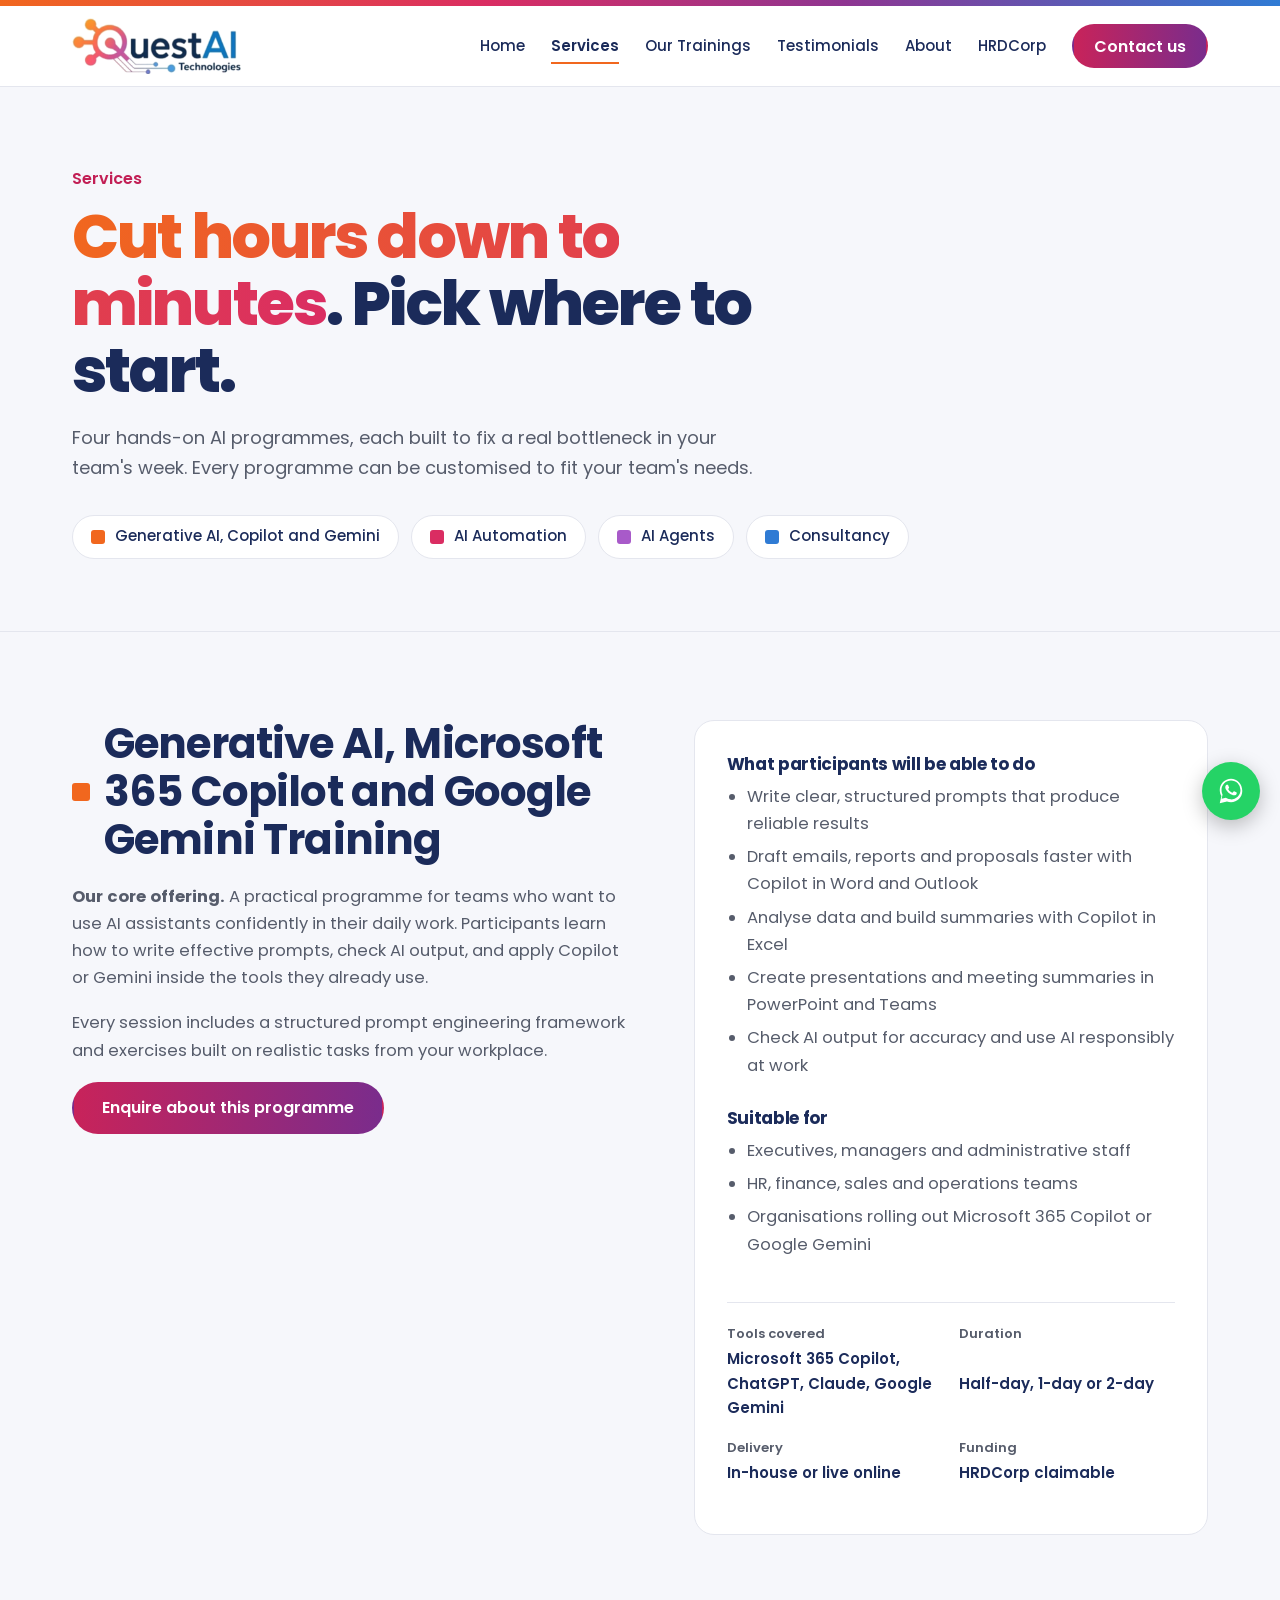
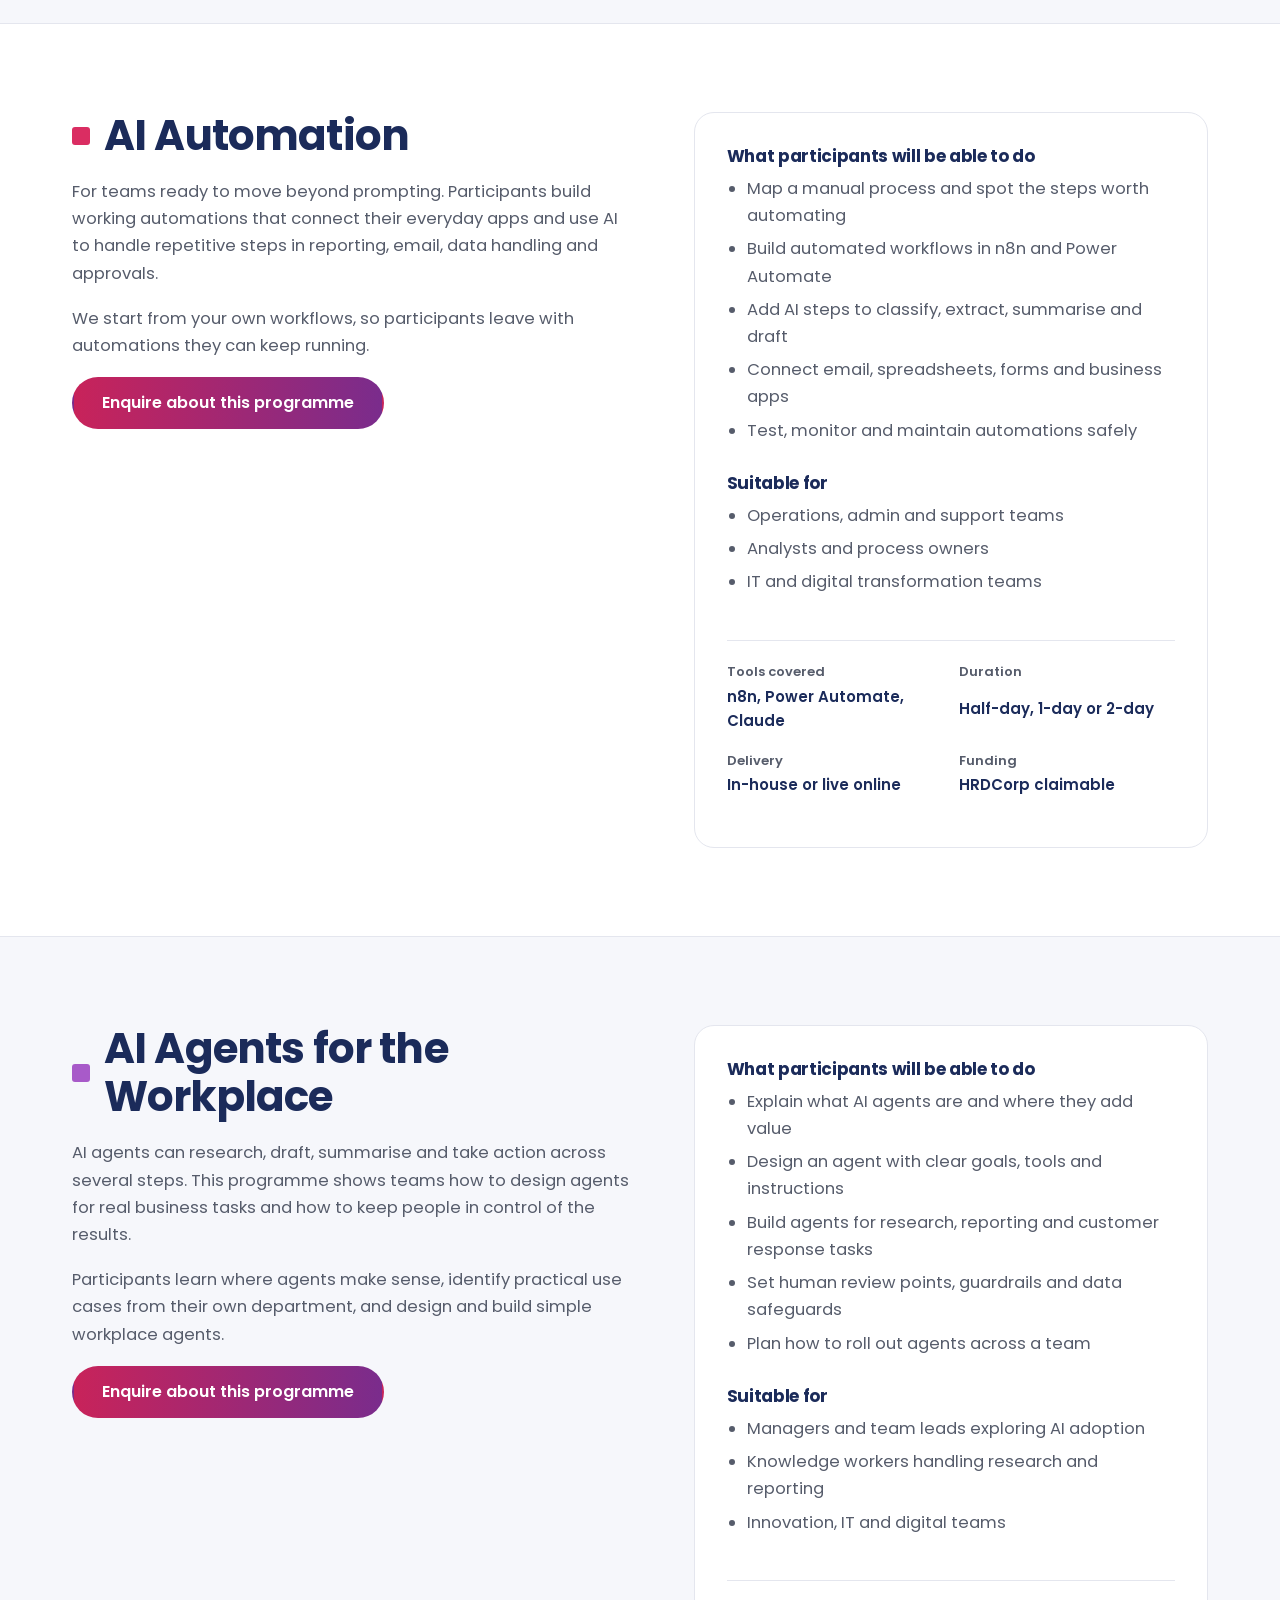
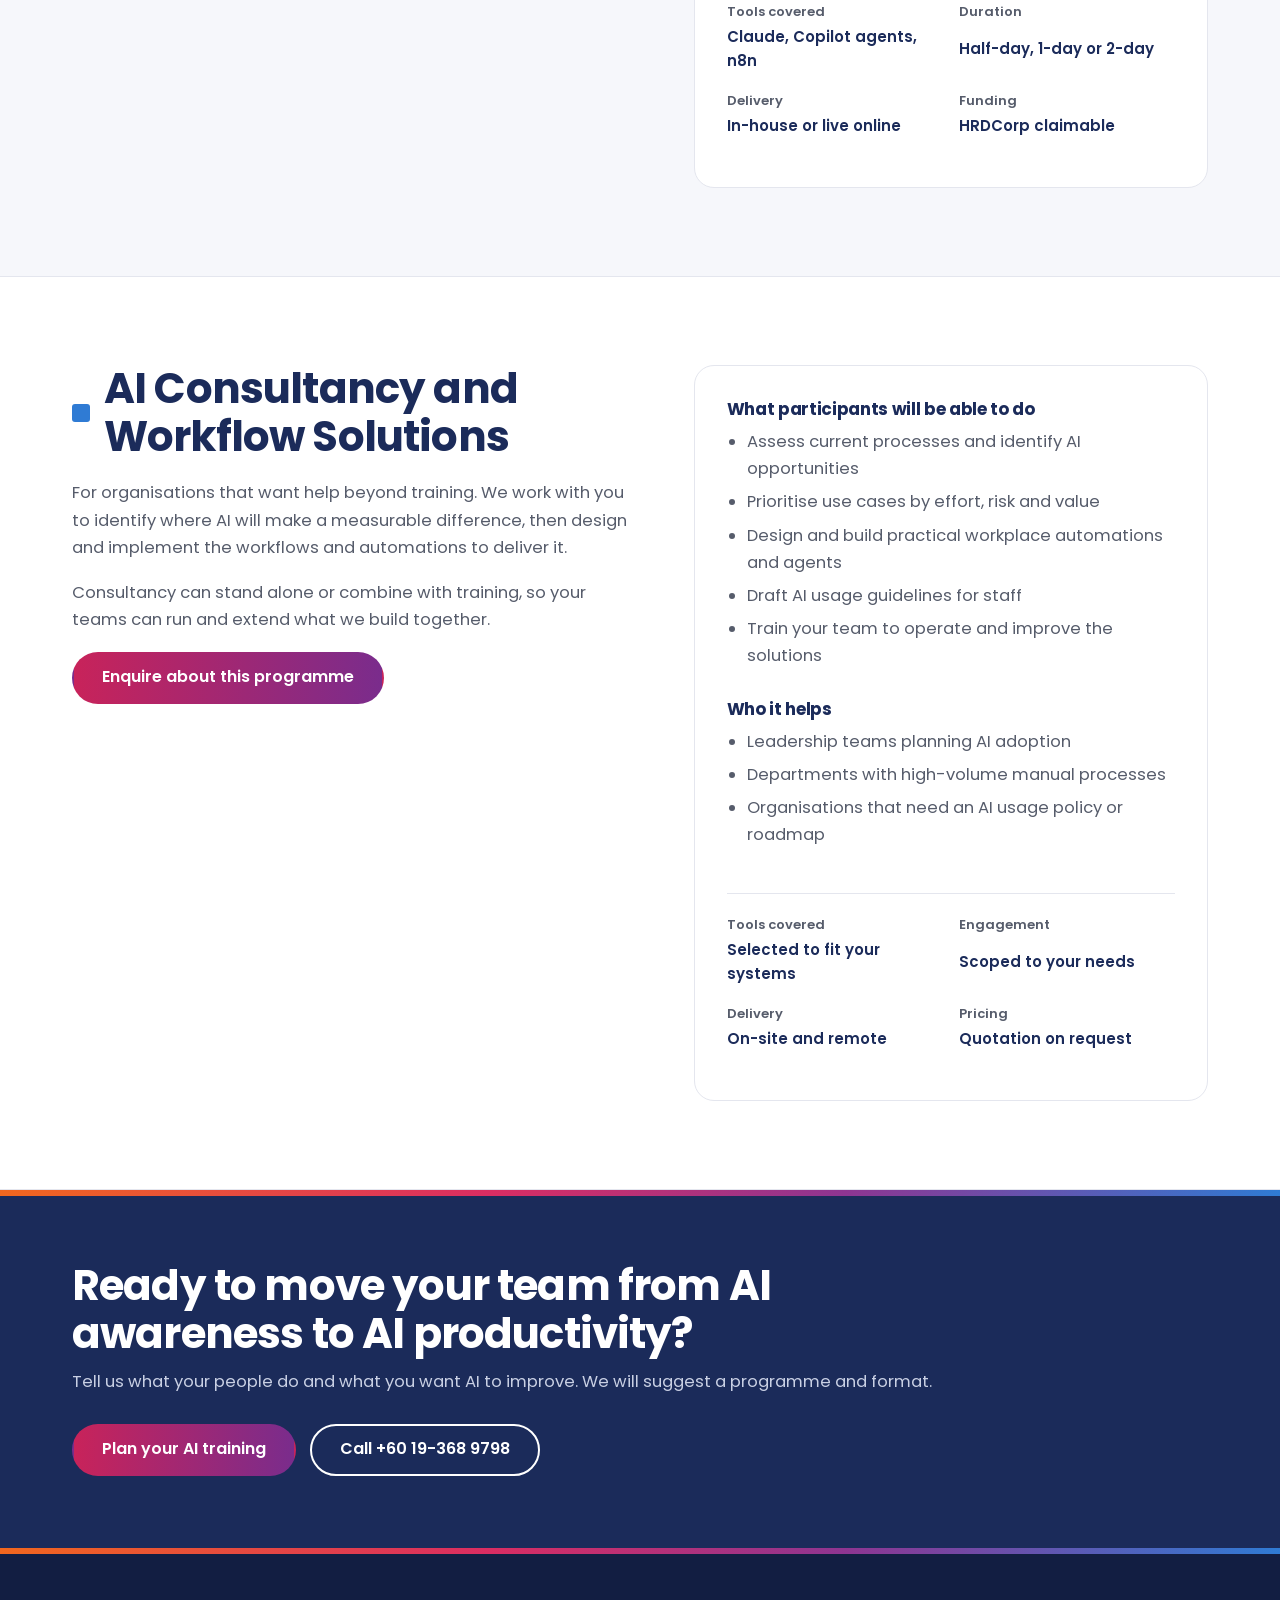
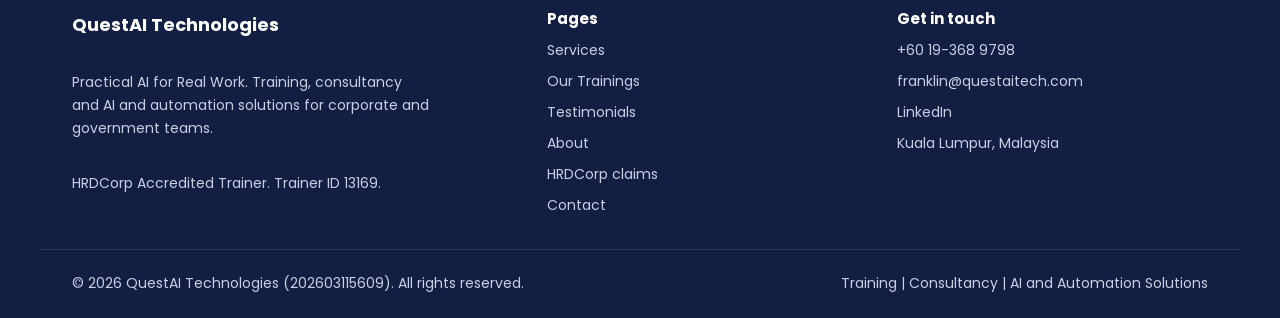
<file: services.html>
<!doctype html>
<html lang="en">
<head>
<meta charset="utf-8">
<meta name="viewport" content="width=device-width, initial-scale=1">
<title>Services | AI Training, Copilot, Gemini, Claude and Automation | QuestAI Technologies</title>
<meta name="description" content="HRDCorp claimable Generative AI training covering Microsoft 365 Copilot, Google Gemini and Claude, AI automation with n8n and Power Automate, AI agents for the workplace, and AI consultancy for teams across Malaysia, Brunei, Indonesia and India.">
<meta property="og:title" content="Services | AI Training, Copilot, Automation and AI Agents | QuestAI Technologies">
<meta property="og:description" content="HRDCorp claimable Generative AI training covering Microsoft 365 Copilot, Google Gemini and Claude, AI automation with n8n and Power Automate, AI agents for the workplace, and AI consultancy for teams across Malaysia, Brunei, Indonesia and India.">
<meta property="og:type" content="website">
<meta property="og:url" content="https://questaitech.com/services.html">
<meta name="theme-color" content="#1B2B5A">
<link rel="icon" href="data:image/svg+xml,%3Csvg xmlns='http://www.w3.org/2000/svg' viewBox='0 0 32 32'%3E%3Cdefs%3E%3ClinearGradient id='g' x1='0' y1='0' x2='1' y2='1'%3E%3Cstop offset='0' stop-color='%23F1671E'/%3E%3Cstop offset='.5' stop-color='%23DA2D62'/%3E%3Cstop offset='1' stop-color='%233D60C6'/%3E%3C/linearGradient%3E%3C/defs%3E%3Ccircle cx='14' cy='14' r='9' fill='none' stroke='url(%23g)' stroke-width='4'/%3E%3Cpath d='M20 20l7 7' stroke='%233D60C6' stroke-width='4' stroke-linecap='round'/%3E%3C/svg%3E">
<link rel="preconnect" href="https://fonts.googleapis.com">
<link rel="preconnect" href="https://fonts.gstatic.com" crossorigin>
<link rel="stylesheet" href="https://fonts.googleapis.com/css2?family=Poppins:wght@400;500;600;700;800&display=swap">
<link rel="stylesheet" href="assets/styles.css">
</head>
<body>
<a class="whatsapp-float" href="https://wa.me/60193689798?text=Hi%2C%20I%27d%20like%20to%20know%20more%20about%20your%20AI%20training" target="_blank" rel="noopener" aria-label="Chat with us on WhatsApp">
  <svg viewBox="0 0 32 32" fill="#fff" xmlns="http://www.w3.org/2000/svg"><path d="M16.01 3C9.38 3 4 8.38 4 15.01c0 2.35.64 4.55 1.76 6.44L4 29l7.73-1.7a11.9 11.9 0 0 0 4.28.79h.01c6.63 0 12.01-5.38 12.01-12.01C28.03 8.38 22.65 3 16.01 3zm0 21.9h-.01a9.9 9.9 0 0 1-5.05-1.38l-.36-.21-4.58 1.01 1.01-4.46-.24-.38A9.85 9.85 0 0 1 5.9 15c0-5.58 4.54-10.11 10.11-10.11 2.7 0 5.24 1.05 7.15 2.96a10.05 10.05 0 0 1 2.96 7.16c0 5.58-4.54 10.09-10.11 10.09zm5.55-7.57c-.3-.15-1.79-.89-2.07-.99-.28-.1-.48-.15-.68.15-.2.3-.78.99-.96 1.19-.18.2-.35.22-.65.07-.3-.15-1.28-.47-2.44-1.5-.9-.8-1.51-1.79-1.69-2.09-.18-.3-.02-.46.13-.61.14-.14.3-.35.45-.53.15-.18.2-.3.3-.5.1-.2.05-.38-.02-.53-.08-.15-.68-1.63-.93-2.24-.24-.58-.49-.5-.68-.51h-.58c-.2 0-.53.07-.8.38-.28.3-1.05 1.03-1.05 2.5s1.08 2.9 1.23 3.1c.15.2 2.13 3.24 5.15 4.55.72.31 1.28.5 1.72.63.72.23 1.38.2 1.9.12.58-.09 1.79-.73 2.04-1.44.25-.71.25-1.31.18-1.44-.07-.13-.28-.2-.58-.35z"/></svg>
</a>
<header class="site-header">
  <div class="bar"></div>
  <nav class="wrap nav" aria-label="Main">
    <a class="brand" href="index.html"><img src="assets/logo.png" alt="QuestAI Technologies home" width="520" height="172"></a>
    <button class="menu-toggle" type="button" aria-expanded="false" aria-controls="nav-links">
      <svg width="18" height="18" viewBox="0 0 24 24" fill="none" stroke="currentColor" stroke-width="2.2" stroke-linecap="round" aria-hidden="true"><path d="M4 7h16M4 12h16M4 17h16"></path></svg>Menu
    </button>
    <ul class="nav-links" id="nav-links">
      <li><a href="index.html">Home</a></li><li><a href="services.html" aria-current="page">Services</a></li><li><a href="trainings.html">Our Trainings</a></li><li><a href="testimonials.html">Testimonials</a></li><li><a href="about.html">About</a></li><li><a href="hrdcorp.html">HRDCorp</a></li><li><a class="btn btn-primary" href="contact.html">Contact us</a></li>
    </ul>
  </nav>
</header>
<main>
<section class="page-hero">
  <div class="wrap">
    <p class="kicker">Services</p>
    <h1><span class="grad-text">Cut hours down to minutes</span>. Pick where to start.</h1>
    <p class="lede">Four hands-on AI programmes, each built to fix a real bottleneck in your team's week. Every programme can be customised to fit your team's needs.</p>
    <nav class="service-nav" aria-label="Services on this page">
      <a href="#generative-ai"><span class="sq o" aria-hidden="true"></span>Generative AI, Copilot and Gemini</a>
      <a href="#automation"><span class="sq p" aria-hidden="true"></span>AI Automation</a>
      <a href="#agents"><span class="sq u" aria-hidden="true"></span>AI Agents</a>
      <a href="#consultancy"><span class="sq b" aria-hidden="true"></span>Consultancy</a>
    </nav>
  </div>
</section>
<section class="service" id="generative-ai">
  <div class="wrap service-grid">
    <div class="service-intro">
      <h2><span class="sq o" aria-hidden="true"></span>Generative AI, Microsoft 365 Copilot and Google Gemini Training</h2>
      <p><strong>Our core offering.</strong> A practical programme for teams who want to use AI assistants confidently in their daily work. Participants learn how to write effective prompts, check AI output, and apply Copilot or Gemini inside the tools they already use.</p><p>Every session includes a structured prompt engineering framework and exercises built on realistic tasks from your workplace.</p>
      <div class="actions"><a class="btn btn-primary" href="contact.html?topic=generative-ai">Enquire about this programme</a></div>
    </div>
    <div class="detail-card">
      <div><h3>What participants will be able to do</h3><ul><li>Write clear, structured prompts that produce reliable results</li><li>Draft emails, reports and proposals faster with Copilot in Word and Outlook</li><li>Analyse data and build summaries with Copilot in Excel</li><li>Create presentations and meeting summaries in PowerPoint and Teams</li><li>Check AI output for accuracy and use AI responsibly at work</li></ul></div>
      <div><h3>Suitable for</h3><ul><li>Executives, managers and administrative staff</li><li>HR, finance, sales and operations teams</li><li>Organisations rolling out Microsoft 365 Copilot or Google Gemini</li></ul></div>
      <dl class="facts">
        <div><dt>Tools covered</dt><dd>Microsoft 365 Copilot, ChatGPT, Claude, Google Gemini</dd></div>
        <div><dt>Duration</dt><dd>Half-day, 1-day or 2-day</dd></div><div><dt>Delivery</dt><dd>In-house or live online</dd></div><div><dt>Funding</dt><dd>HRDCorp claimable</dd></div>
      </dl>
    </div>
  </div>
</section>
<section class="service" id="automation">
  <div class="wrap service-grid">
    <div class="service-intro">
      <h2><span class="sq p" aria-hidden="true"></span>AI Automation</h2>
      <p>For teams ready to move beyond prompting. Participants build working automations that connect their everyday apps and use AI to handle repetitive steps in reporting, email, data handling and approvals.</p><p>We start from your own workflows, so participants leave with automations they can keep running.</p>
      <div class="actions"><a class="btn btn-primary" href="contact.html?topic=automation">Enquire about this programme</a></div>
    </div>
    <div class="detail-card">
      <div><h3>What participants will be able to do</h3><ul><li>Map a manual process and spot the steps worth automating</li><li>Build automated workflows in n8n and Power Automate</li><li>Add AI steps to classify, extract, summarise and draft</li><li>Connect email, spreadsheets, forms and business apps</li><li>Test, monitor and maintain automations safely</li></ul></div>
      <div><h3>Suitable for</h3><ul><li>Operations, admin and support teams</li><li>Analysts and process owners</li><li>IT and digital transformation teams</li></ul></div>
      <dl class="facts">
        <div><dt>Tools covered</dt><dd>n8n, Power Automate, Claude</dd></div>
        <div><dt>Duration</dt><dd>Half-day, 1-day or 2-day</dd></div><div><dt>Delivery</dt><dd>In-house or live online</dd></div><div><dt>Funding</dt><dd>HRDCorp claimable</dd></div>
      </dl>
    </div>
  </div>
</section>
<section class="service" id="agents">
  <div class="wrap service-grid">
    <div class="service-intro">
      <h2><span class="sq u" aria-hidden="true"></span>AI Agents for the Workplace</h2>
      <p>AI agents can research, draft, summarise and take action across several steps. This programme shows teams how to design agents for real business tasks and how to keep people in control of the results.</p><p>Participants learn where agents make sense, identify practical use cases from their own department, and design and build simple workplace agents.</p>
      <div class="actions"><a class="btn btn-primary" href="contact.html?topic=agents">Enquire about this programme</a></div>
    </div>
    <div class="detail-card">
      <div><h3>What participants will be able to do</h3><ul><li>Explain what AI agents are and where they add value</li><li>Design an agent with clear goals, tools and instructions</li><li>Build agents for research, reporting and customer response tasks</li><li>Set human review points, guardrails and data safeguards</li><li>Plan how to roll out agents across a team</li></ul></div>
      <div><h3>Suitable for</h3><ul><li>Managers and team leads exploring AI adoption</li><li>Knowledge workers handling research and reporting</li><li>Innovation, IT and digital teams</li></ul></div>
      <dl class="facts">
        <div><dt>Tools covered</dt><dd>Claude, Copilot agents, n8n</dd></div>
        <div><dt>Duration</dt><dd>Half-day, 1-day or 2-day</dd></div><div><dt>Delivery</dt><dd>In-house or live online</dd></div><div><dt>Funding</dt><dd>HRDCorp claimable</dd></div>
      </dl>
    </div>
  </div>
</section>
<section class="service" id="consultancy">
  <div class="wrap service-grid">
    <div class="service-intro">
      <h2><span class="sq b" aria-hidden="true"></span>AI Consultancy and Workflow Solutions</h2>
      <p>For organisations that want help beyond training. We work with you to identify where AI will make a measurable difference, then design and implement the workflows and automations to deliver it.</p><p>Consultancy can stand alone or combine with training, so your teams can run and extend what we build together.</p>
      <div class="actions"><a class="btn btn-primary" href="contact.html?topic=consultancy">Enquire about this programme</a></div>
    </div>
    <div class="detail-card">
      <div><h3>What participants will be able to do</h3><ul><li>Assess current processes and identify AI opportunities</li><li>Prioritise use cases by effort, risk and value</li><li>Design and build practical workplace automations and agents</li><li>Draft AI usage guidelines for staff</li><li>Train your team to operate and improve the solutions</li></ul></div>
      <div><h3>Who it helps</h3><ul><li>Leadership teams planning AI adoption</li><li>Departments with high-volume manual processes</li><li>Organisations that need an AI usage policy or roadmap</li></ul></div>
      <dl class="facts">
        <div><dt>Tools covered</dt><dd>Selected to fit your systems</dd></div>
        <div><dt>Engagement</dt><dd>Scoped to your needs</dd></div><div><dt>Delivery</dt><dd>On-site and remote</dd></div><div><dt>Pricing</dt><dd>Quotation on request</dd></div>
      </dl>
    </div>
  </div>
</section>
<section class="cta-band">
  <div class="bar" style="position:absolute;top:0;left:0;right:0"></div>
  <div class="wrap">
    <div>
      <h2>Ready to move your team from AI awareness to AI productivity?</h2>
      <p>Tell us what your people do and what you want AI to improve. We will suggest a programme and format.</p>
    </div>
    <div class="actions">
      <a class="btn btn-primary" href="contact.html">Plan your AI training</a>
      <a class="btn btn-light" href="tel:+60193689798">Call +60 19-368 9798</a>
    </div>
  </div>
</section>
</main>
<footer>
  <div class="bar"></div>
  <div class="wrap footer-grid">
    <div class="footer-brand">
      <strong>QuestAI Technologies</strong>
      <span>Practical AI for Real Work. Training, consultancy and AI and automation solutions for corporate and government teams.</span>
      <span>HRDCorp Accredited Trainer. Trainer ID 13169.</span>
    </div>
    <div>
      <h2>Pages</h2>
      <ul>
        <li><a href="services.html">Services</a></li>
                <li><a href="trainings.html">Our Trainings</a></li>
<li><a href="testimonials.html">Testimonials</a></li>
        <li><a href="about.html">About</a></li>
        <li><a href="hrdcorp.html">HRDCorp claims</a></li>
        <li><a href="contact.html">Contact</a></li>
      </ul>
    </div>
    <div>
      <h2>Get in touch</h2>
      <ul>
        <li><a href="tel:+60193689798">+60 19-368 9798</a></li>
        <li><a href="mailto:franklin@questaitech.com">franklin@questaitech.com</a></li>
        <li><a href="https://www.linkedin.com/in/franklinstyne" target="_blank" rel="noopener">LinkedIn</a></li>
        <li>Kuala Lumpur, Malaysia</li>
      </ul>
    </div>
  </div>
  <div class="wrap footer-bottom">
    <span>&copy; <span class="yr">2026</span> QuestAI Technologies (202603115609). All rights reserved.</span>
    <span>Training | Consultancy | AI and Automation Solutions</span>
  </div>
</footer>
<script>
(function(){
  var y=document.querySelectorAll('.yr');for(var i=0;i<y.length;i++){y[i].textContent=new Date().getFullYear();}
  var b=document.querySelector('.menu-toggle'),l=document.getElementById('nav-links');
  if(b&&l){b.addEventListener('click',function(){var o=l.classList.toggle('open');b.setAttribute('aria-expanded',o?'true':'false');});}
})();
</script>
</body>
</html>
</file>
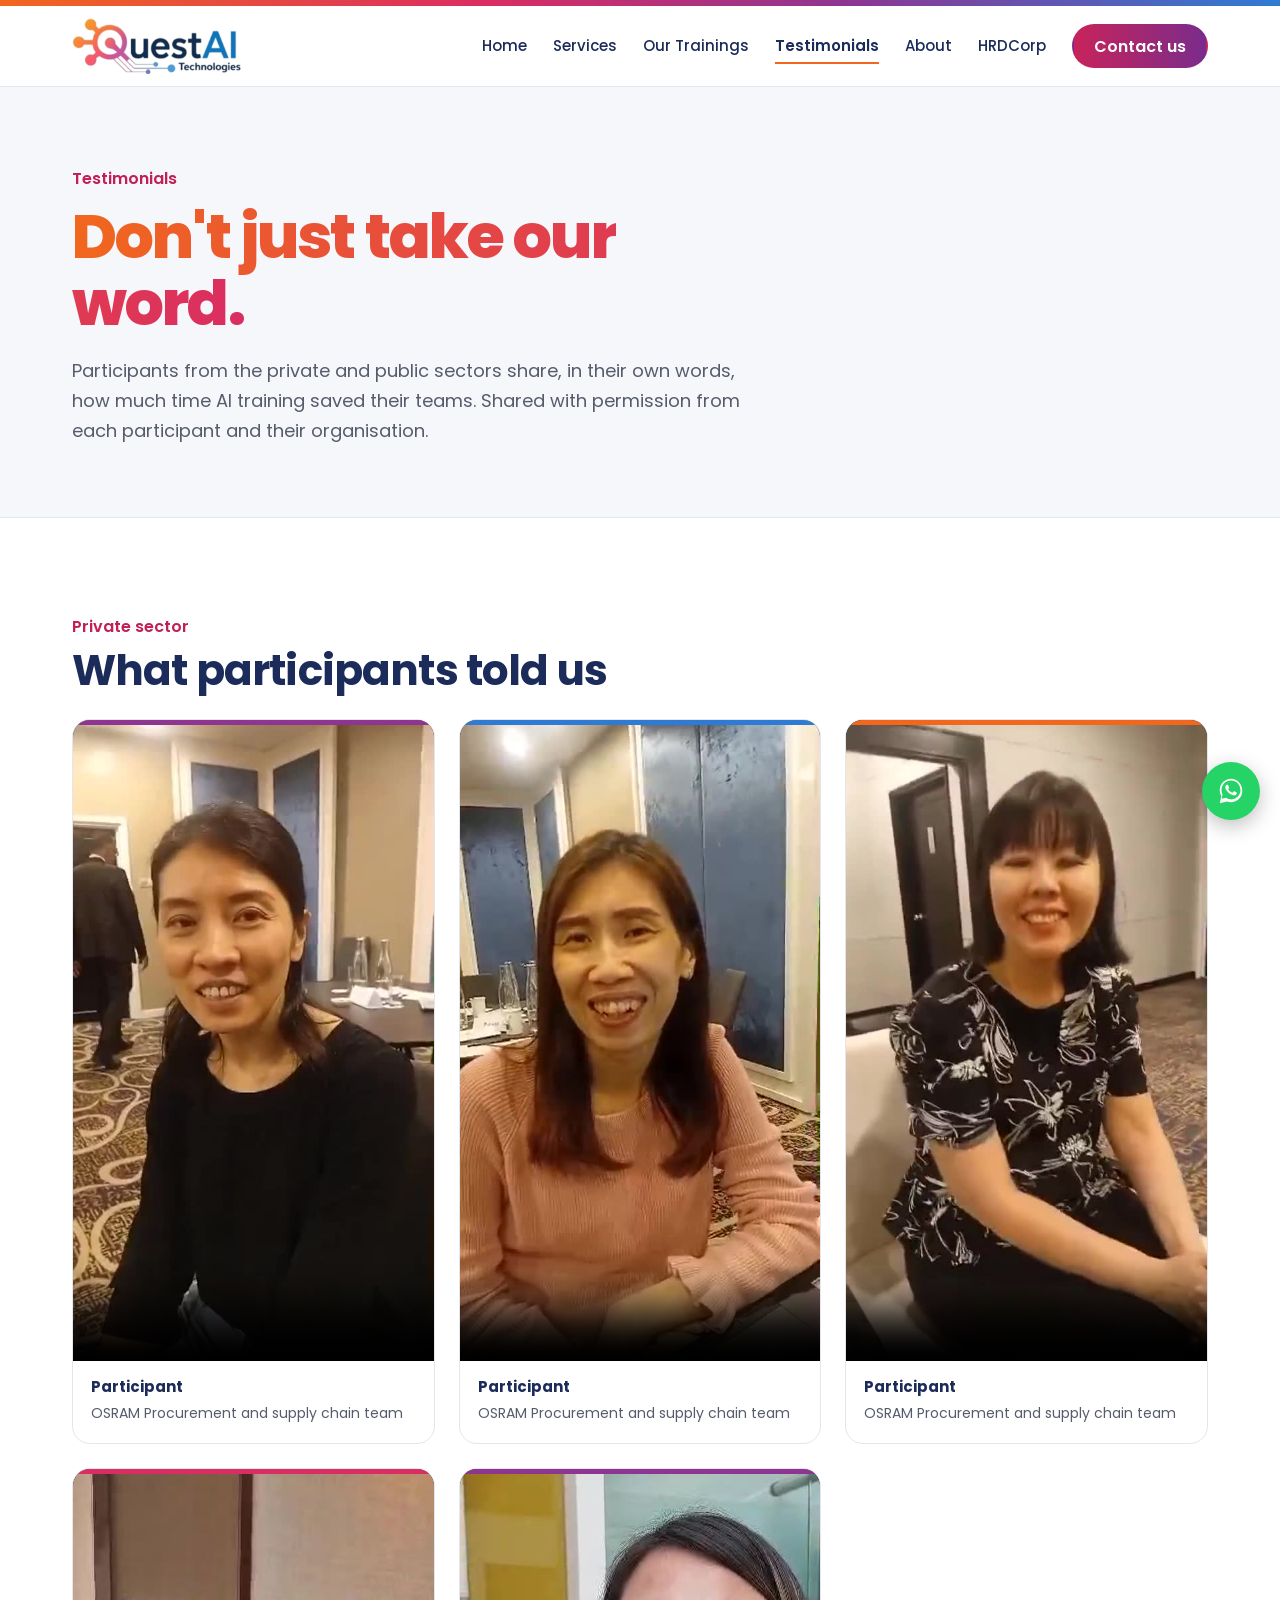
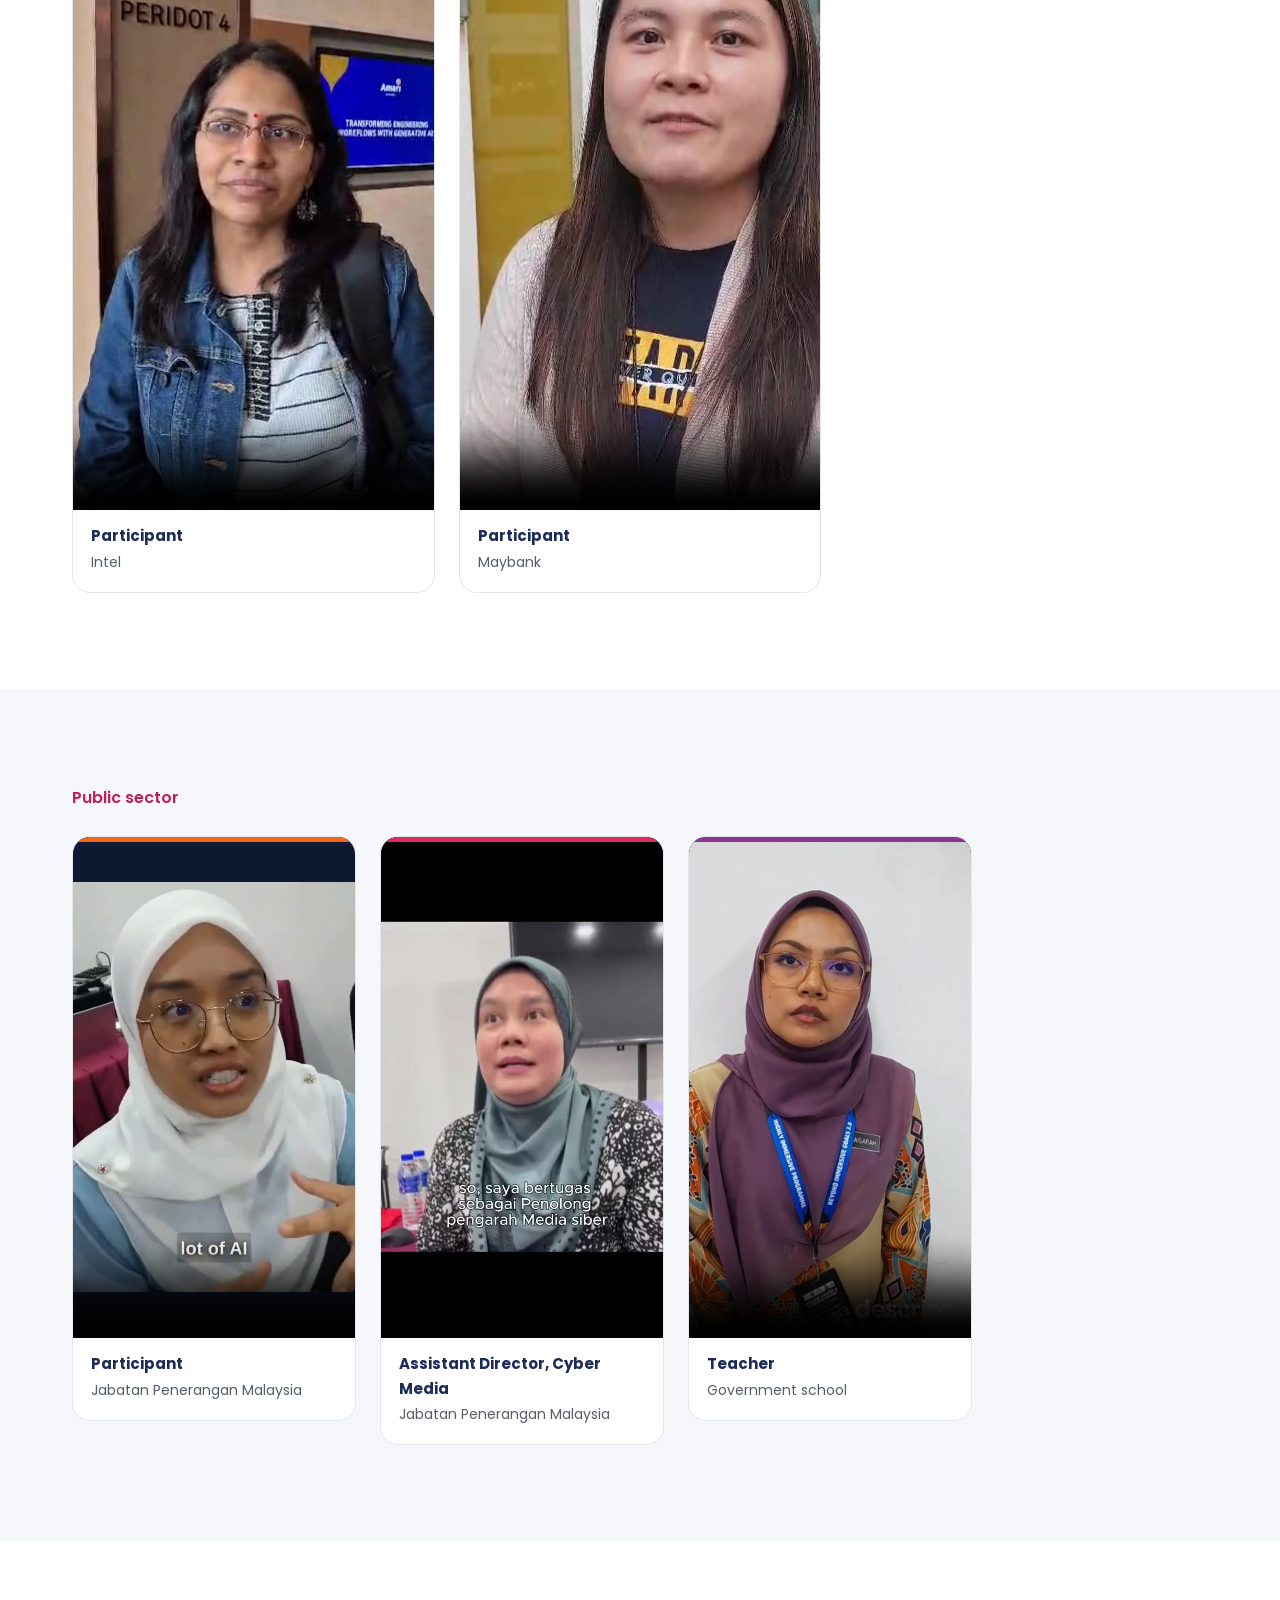
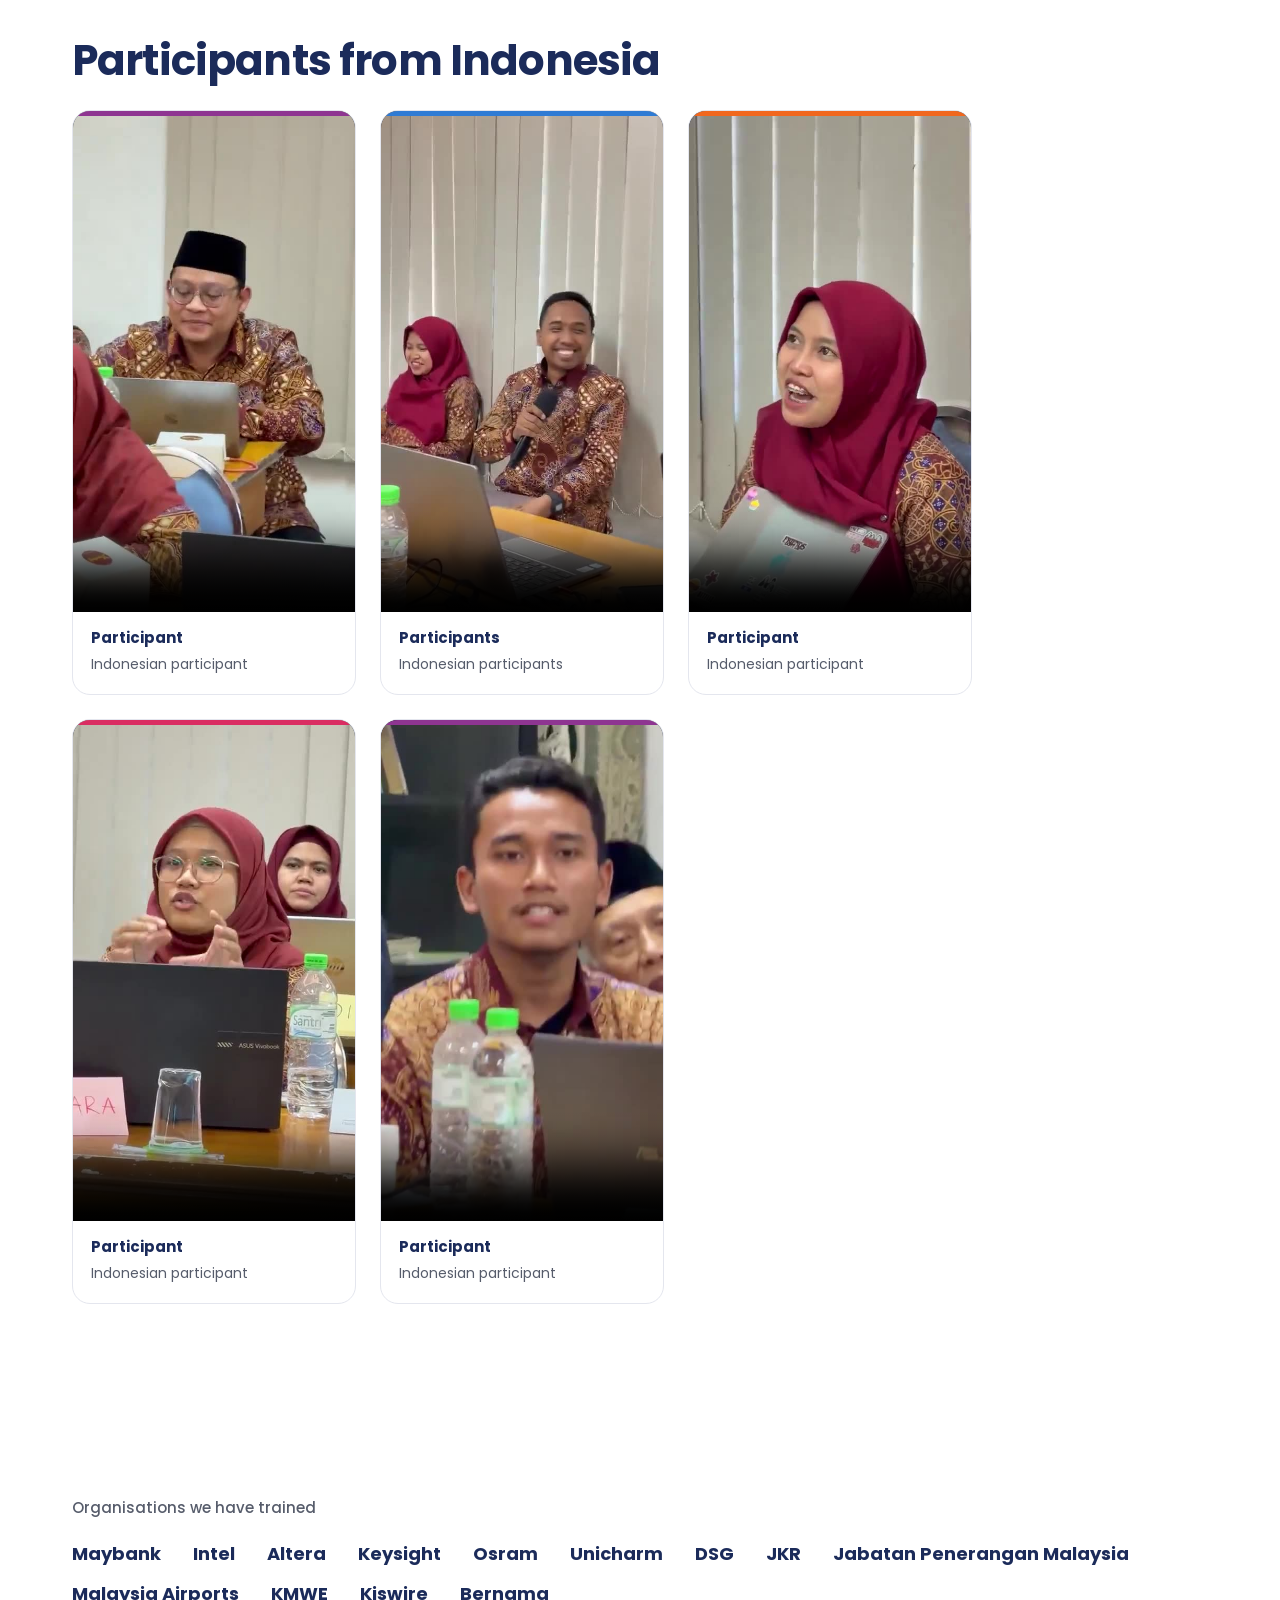
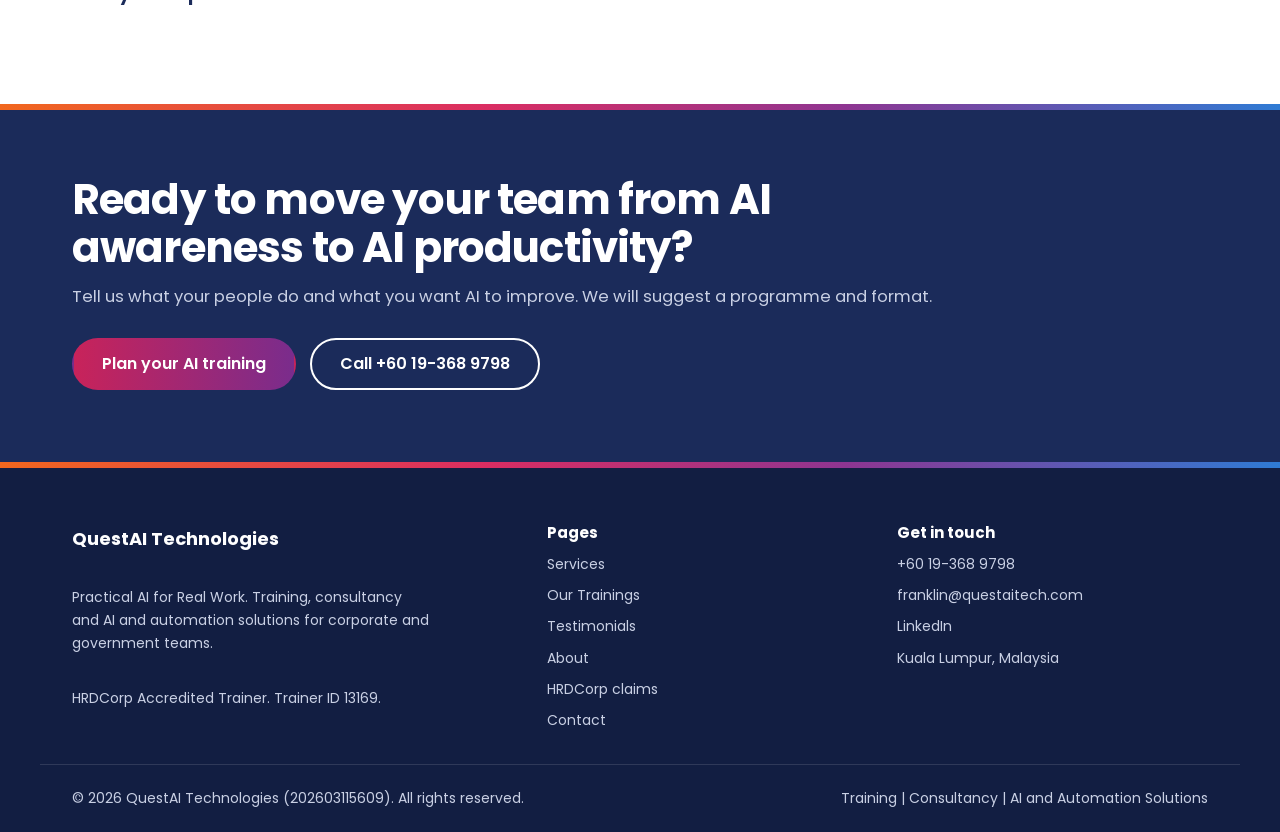
<file: testimonials.html>
<!doctype html>
<html lang="en">
<head>
<meta charset="utf-8">
<meta name="viewport" content="width=device-width, initial-scale=1">
<title>Testimonials | QuestAI Technologies AI Training</title>
<meta name="description" content="Feedback from participants and clients of QuestAI Technologies AI, Copilot and automation training programmes across Malaysia, Brunei, Indonesia and India.">
<meta property="og:title" content="Testimonials | QuestAI Technologies AI Training">
<meta property="og:description" content="Feedback from participants and clients of QuestAI Technologies AI, Copilot and automation training programmes across Malaysia, Brunei, Indonesia and India.">
<meta property="og:type" content="website">
<meta property="og:url" content="https://questaitech.com/testimonials.html">
<meta name="theme-color" content="#1B2B5A">
<link rel="icon" href="data:image/svg+xml,%3Csvg xmlns='http://www.w3.org/2000/svg' viewBox='0 0 32 32'%3E%3Cdefs%3E%3ClinearGradient id='g' x1='0' y1='0' x2='1' y2='1'%3E%3Cstop offset='0' stop-color='%23F1671E'/%3E%3Cstop offset='.5' stop-color='%23DA2D62'/%3E%3Cstop offset='1' stop-color='%233D60C6'/%3E%3C/linearGradient%3E%3C/defs%3E%3Ccircle cx='14' cy='14' r='9' fill='none' stroke='url(%23g)' stroke-width='4'/%3E%3Cpath d='M20 20l7 7' stroke='%233D60C6' stroke-width='4' stroke-linecap='round'/%3E%3C/svg%3E">
<link rel="preconnect" href="https://fonts.googleapis.com">
<link rel="preconnect" href="https://fonts.gstatic.com" crossorigin>
<link rel="stylesheet" href="https://fonts.googleapis.com/css2?family=Poppins:wght@400;500;600;700;800&display=swap">
<link rel="stylesheet" href="assets/styles.css">
</head>
<body>
<a class="whatsapp-float" href="https://wa.me/60193689798?text=Hi%2C%20I%27d%20like%20to%20know%20more%20about%20your%20AI%20training" target="_blank" rel="noopener" aria-label="Chat with us on WhatsApp">
  <svg viewBox="0 0 32 32" fill="#fff" xmlns="http://www.w3.org/2000/svg"><path d="M16.01 3C9.38 3 4 8.38 4 15.01c0 2.35.64 4.55 1.76 6.44L4 29l7.73-1.7a11.9 11.9 0 0 0 4.28.79h.01c6.63 0 12.01-5.38 12.01-12.01C28.03 8.38 22.65 3 16.01 3zm0 21.9h-.01a9.9 9.9 0 0 1-5.05-1.38l-.36-.21-4.58 1.01 1.01-4.46-.24-.38A9.85 9.85 0 0 1 5.9 15c0-5.58 4.54-10.11 10.11-10.11 2.7 0 5.24 1.05 7.15 2.96a10.05 10.05 0 0 1 2.96 7.16c0 5.58-4.54 10.09-10.11 10.09zm5.55-7.57c-.3-.15-1.79-.89-2.07-.99-.28-.1-.48-.15-.68.15-.2.3-.78.99-.96 1.19-.18.2-.35.22-.65.07-.3-.15-1.28-.47-2.44-1.5-.9-.8-1.51-1.79-1.69-2.09-.18-.3-.02-.46.13-.61.14-.14.3-.35.45-.53.15-.18.2-.3.3-.5.1-.2.05-.38-.02-.53-.08-.15-.68-1.63-.93-2.24-.24-.58-.49-.5-.68-.51h-.58c-.2 0-.53.07-.8.38-.28.3-1.05 1.03-1.05 2.5s1.08 2.9 1.23 3.1c.15.2 2.13 3.24 5.15 4.55.72.31 1.28.5 1.72.63.72.23 1.38.2 1.9.12.58-.09 1.79-.73 2.04-1.44.25-.71.25-1.31.18-1.44-.07-.13-.28-.2-.58-.35z"/></svg>
</a>
<header class="site-header">
  <div class="bar"></div>
  <nav class="wrap nav" aria-label="Main">
    <a class="brand" href="index.html"><img src="assets/logo.png" alt="QuestAI Technologies home" width="520" height="172"></a>
    <button class="menu-toggle" type="button" aria-expanded="false" aria-controls="nav-links">
      <svg width="18" height="18" viewBox="0 0 24 24" fill="none" stroke="currentColor" stroke-width="2.2" stroke-linecap="round" aria-hidden="true"><path d="M4 7h16M4 12h16M4 17h16"></path></svg>Menu
    </button>
    <ul class="nav-links" id="nav-links">
      <li><a href="index.html">Home</a></li><li><a href="services.html">Services</a></li><li><a href="trainings.html">Our Trainings</a></li><li><a href="testimonials.html" aria-current="page">Testimonials</a></li><li><a href="about.html">About</a></li><li><a href="hrdcorp.html">HRDCorp</a></li><li><a class="btn btn-primary" href="contact.html">Contact us</a></li>
    </ul>
  </nav>
</header>
<main>
<section class="page-hero">
  <div class="wrap">
    <p class="kicker">Testimonials</p>
    <h1><span class="grad-text">Don't just take our word.</span></h1>
    <p class="lede">Participants from the private and public sectors share, in their own words, how much time AI training saved their teams. Shared with permission from each participant and their organisation.</p>
  </div>
</section>

<section class="block">
  <div class="wrap">
    <div class="section-head tight-head">
      <p class="kicker">Private sector</p>
      <h2>What participants told us</h2>
    </div>
    <div class="video-grid">
      <figure class="video-card u">
        <video controls preload="none" playsinline poster="assets/testimonials/t1.jpg" aria-label="Testimonial video: Participant, OSRAM Procurement and supply chain team">
          <source src="assets/testimonials/t1.mp4" type="video/mp4">
        </video>
        <figcaption><strong>Participant</strong><span>OSRAM Procurement and supply chain team</span></figcaption>
      </figure>
      <figure class="video-card b">
        <video controls preload="none" playsinline poster="assets/testimonials/t2.jpg" aria-label="Testimonial video: Participant, OSRAM Procurement and supply chain team">
          <source src="assets/testimonials/t2.mp4" type="video/mp4">
        </video>
        <figcaption><strong>Participant</strong><span>OSRAM Procurement and supply chain team</span></figcaption>
      </figure>
      <figure class="video-card o">
        <video controls preload="none" playsinline poster="assets/testimonials/t3.jpg" aria-label="Testimonial video: Participant, OSRAM Procurement and supply chain team">
          <source src="assets/testimonials/t3.mp4" type="video/mp4">
        </video>
        <figcaption><strong>Participant</strong><span>OSRAM Procurement and supply chain team</span></figcaption>
      </figure>
      <figure class="video-card p">
        <video controls preload="none" playsinline poster="assets/testimonials/t14.jpg" aria-label="Testimonial video: Participant, Intel">
          <source src="assets/testimonials/t14.mp4" type="video/mp4">
        </video>
        <figcaption><strong>Participant</strong><span>Intel</span></figcaption>
      </figure>
      <figure class="video-card u">
        <video controls preload="none" playsinline poster="assets/testimonials/t15.jpg" aria-label="Testimonial video: Participant, Maybank">
          <source src="assets/testimonials/t15.mp4" type="video/mp4">
        </video>
        <figcaption><strong>Participant</strong><span>Maybank</span></figcaption>
      </figure>
    </div>
  </div>
</section>

<section class="block soft-bg">
  <div class="wrap">
    <div class="section-head tight-head">
      <p class="kicker">Public sector</p>
    </div>
    <div class="video-grid three">
      <figure class="video-card o">
        <video controls preload="none" playsinline poster="assets/testimonials/t6.jpg" aria-label="Testimonial video: Participant, Jabatan Penerangan Malaysia">
          <source src="assets/testimonials/t6.mp4" type="video/mp4">
        </video>
        <figcaption><strong>Participant</strong><span>Jabatan Penerangan Malaysia</span></figcaption>
      </figure>
      <figure class="video-card p">
        <video controls preload="none" playsinline poster="assets/testimonials/t7.jpg" aria-label="Testimonial video: Assistant Director, Cyber Media, Jabatan Penerangan Malaysia">
          <source src="assets/testimonials/t7.mp4" type="video/mp4">
        </video>
        <figcaption><strong>Assistant Director, Cyber Media</strong><span>Jabatan Penerangan Malaysia</span></figcaption>
      </figure>
      <figure class="video-card u">
        <video controls preload="none" playsinline poster="assets/testimonials/t13.jpg" aria-label="Testimonial video: Teacher, Government school">
          <source src="assets/testimonials/t13.mp4" type="video/mp4">
        </video>
        <figcaption><strong>Teacher</strong><span>Government school</span></figcaption>
      </figure>
    </div>
  </div>
</section>

<section class="block">
  <div class="wrap">
    <div class="section-head tight-head">
      <h2>Participants from Indonesia</h2>
    </div>
    <div class="video-grid three">
      <figure class="video-card u">
        <video controls preload="none" playsinline poster="assets/testimonials/t8.jpg" aria-label="Testimonial video: Indonesian participant">
          <source src="assets/testimonials/t8.mp4" type="video/mp4">
        </video>
        <figcaption><strong>Participant</strong><span>Indonesian participant</span></figcaption>
      </figure>
      <figure class="video-card b">
        <video controls preload="none" playsinline poster="assets/testimonials/t9.jpg" aria-label="Testimonial video: Indonesian participants">
          <source src="assets/testimonials/t9.mp4" type="video/mp4">
        </video>
        <figcaption><strong>Participants</strong><span>Indonesian participants</span></figcaption>
      </figure>
      <figure class="video-card o">
        <video controls preload="none" playsinline poster="assets/testimonials/t10.jpg" aria-label="Testimonial video: Indonesian participant">
          <source src="assets/testimonials/t10.mp4" type="video/mp4">
        </video>
        <figcaption><strong>Participant</strong><span>Indonesian participant</span></figcaption>
      </figure>
      <figure class="video-card p">
        <video controls preload="none" playsinline poster="assets/testimonials/t11.jpg" aria-label="Testimonial video: Indonesian participant">
          <source src="assets/testimonials/t11.mp4" type="video/mp4">
        </video>
        <figcaption><strong>Participant</strong><span>Indonesian participant</span></figcaption>
      </figure>
      <figure class="video-card u">
        <video controls preload="none" playsinline poster="assets/testimonials/t12.jpg" aria-label="Testimonial video: Indonesian participant">
          <source src="assets/testimonials/t12.mp4" type="video/mp4">
        </video>
        <figcaption><strong>Participant</strong><span>Indonesian participant</span></figcaption>
      </figure>
    </div>
  </div>
</section>

<section class="block">
  <div class="wrap">
    <div class="clients plain">
      <p>Organisations we have trained</p>
      <ul class="client-list"><li>Maybank</li><li>Intel</li><li>Altera</li><li>Keysight</li><li>Osram</li><li>Unicharm</li><li>DSG</li><li>JKR</li><li>Jabatan Penerangan Malaysia</li><li>Malaysia Airports</li><li>KMWE</li><li>Kiswire</li><li>Bernama</li></ul>
    </div>
  </div>
</section>
<section class="cta-band">
  <div class="bar" style="position:absolute;top:0;left:0;right:0"></div>
  <div class="wrap">
    <div>
      <h2>Ready to move your team from AI awareness to AI productivity?</h2>
      <p>Tell us what your people do and what you want AI to improve. We will suggest a programme and format.</p>
    </div>
    <div class="actions">
      <a class="btn btn-primary" href="contact.html">Plan your AI training</a>
      <a class="btn btn-light" href="tel:+60193689798">Call +60 19-368 9798</a>
    </div>
  </div>
</section>
</main>
<footer>
  <div class="bar"></div>
  <div class="wrap footer-grid">
    <div class="footer-brand">
      <strong>QuestAI Technologies</strong>
      <span>Practical AI for Real Work. Training, consultancy and AI and automation solutions for corporate and government teams.</span>
      <span>HRDCorp Accredited Trainer. Trainer ID 13169.</span>
    </div>
    <div>
      <h2>Pages</h2>
      <ul>
        <li><a href="services.html">Services</a></li>
                <li><a href="trainings.html">Our Trainings</a></li>
<li><a href="testimonials.html">Testimonials</a></li>
        <li><a href="about.html">About</a></li>
        <li><a href="hrdcorp.html">HRDCorp claims</a></li>
        <li><a href="contact.html">Contact</a></li>
      </ul>
    </div>
    <div>
      <h2>Get in touch</h2>
      <ul>
        <li><a href="tel:+60193689798">+60 19-368 9798</a></li>
        <li><a href="mailto:franklin@questaitech.com">franklin@questaitech.com</a></li>
        <li><a href="https://www.linkedin.com/in/franklinstyne" target="_blank" rel="noopener">LinkedIn</a></li>
        <li>Kuala Lumpur, Malaysia</li>
      </ul>
    </div>
  </div>
  <div class="wrap footer-bottom">
    <span>&copy; <span class="yr">2026</span> QuestAI Technologies (202603115609). All rights reserved.</span>
    <span>Training | Consultancy | AI and Automation Solutions</span>
  </div>
</footer>
<script>
(function(){
  var y=document.querySelectorAll('.yr');for(var i=0;i<y.length;i++){y[i].textContent=new Date().getFullYear();}
  var b=document.querySelector('.menu-toggle'),l=document.getElementById('nav-links');
  if(b&&l){b.addEventListener('click',function(){var o=l.classList.toggle('open');b.setAttribute('aria-expanded',o?'true':'false');});}
})();
</script>
</body>
</html>
</file>
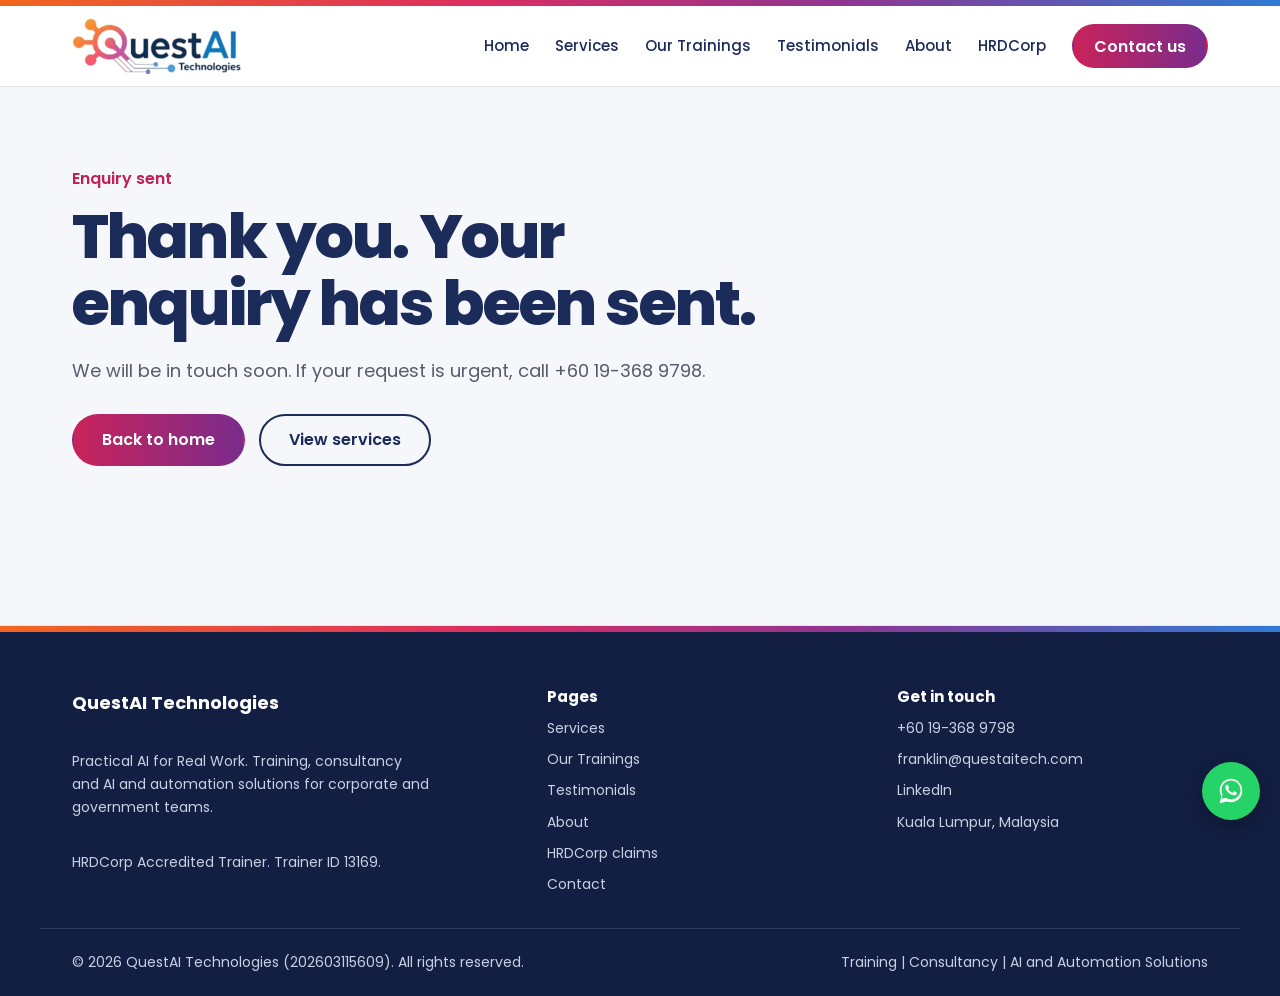
<file: thank-you.html>
<!doctype html>
<html lang="en">
<head>
<meta charset="utf-8">
<meta name="viewport" content="width=device-width, initial-scale=1">
<title>Thank you | QuestAI Technologies</title>
<meta name="description" content="Your enquiry has been sent to QuestAI Technologies.">
<meta property="og:title" content="Thank you | QuestAI Technologies">
<meta property="og:description" content="Your enquiry has been sent to QuestAI Technologies.">
<meta property="og:type" content="website">
<meta property="og:url" content="https://questaitech.com/thank-you.html">
<meta name="theme-color" content="#1B2B5A">
<link rel="icon" href="data:image/svg+xml,%3Csvg xmlns='http://www.w3.org/2000/svg' viewBox='0 0 32 32'%3E%3Cdefs%3E%3ClinearGradient id='g' x1='0' y1='0' x2='1' y2='1'%3E%3Cstop offset='0' stop-color='%23F1671E'/%3E%3Cstop offset='.5' stop-color='%23DA2D62'/%3E%3Cstop offset='1' stop-color='%233D60C6'/%3E%3C/linearGradient%3E%3C/defs%3E%3Ccircle cx='14' cy='14' r='9' fill='none' stroke='url(%23g)' stroke-width='4'/%3E%3Cpath d='M20 20l7 7' stroke='%233D60C6' stroke-width='4' stroke-linecap='round'/%3E%3C/svg%3E">
<link rel="preconnect" href="https://fonts.googleapis.com">
<link rel="preconnect" href="https://fonts.gstatic.com" crossorigin>
<link rel="stylesheet" href="https://fonts.googleapis.com/css2?family=Poppins:wght@400;500;600;700;800&display=swap">
<link rel="stylesheet" href="assets/styles.css">
</head>
<body>
<a class="whatsapp-float" href="https://wa.me/60193689798?text=Hi%2C%20I%27d%20like%20to%20know%20more%20about%20your%20AI%20training" target="_blank" rel="noopener" aria-label="Chat with us on WhatsApp">
  <svg viewBox="0 0 32 32" fill="#fff" xmlns="http://www.w3.org/2000/svg"><path d="M16.01 3C9.38 3 4 8.38 4 15.01c0 2.35.64 4.55 1.76 6.44L4 29l7.73-1.7a11.9 11.9 0 0 0 4.28.79h.01c6.63 0 12.01-5.38 12.01-12.01C28.03 8.38 22.65 3 16.01 3zm0 21.9h-.01a9.9 9.9 0 0 1-5.05-1.38l-.36-.21-4.58 1.01 1.01-4.46-.24-.38A9.85 9.85 0 0 1 5.9 15c0-5.58 4.54-10.11 10.11-10.11 2.7 0 5.24 1.05 7.15 2.96a10.05 10.05 0 0 1 2.96 7.16c0 5.58-4.54 10.09-10.11 10.09zm5.55-7.57c-.3-.15-1.79-.89-2.07-.99-.28-.1-.48-.15-.68.15-.2.3-.78.99-.96 1.19-.18.2-.35.22-.65.07-.3-.15-1.28-.47-2.44-1.5-.9-.8-1.51-1.79-1.69-2.09-.18-.3-.02-.46.13-.61.14-.14.3-.35.45-.53.15-.18.2-.3.3-.5.1-.2.05-.38-.02-.53-.08-.15-.68-1.63-.93-2.24-.24-.58-.49-.5-.68-.51h-.58c-.2 0-.53.07-.8.38-.28.3-1.05 1.03-1.05 2.5s1.08 2.9 1.23 3.1c.15.2 2.13 3.24 5.15 4.55.72.31 1.28.5 1.72.63.72.23 1.38.2 1.9.12.58-.09 1.79-.73 2.04-1.44.25-.71.25-1.31.18-1.44-.07-.13-.28-.2-.58-.35z"/></svg>
</a>
<header class="site-header">
  <div class="bar"></div>
  <nav class="wrap nav" aria-label="Main">
    <a class="brand" href="index.html"><img src="assets/logo.png" alt="QuestAI Technologies home" width="520" height="172"></a>
    <button class="menu-toggle" type="button" aria-expanded="false" aria-controls="nav-links">
      <svg width="18" height="18" viewBox="0 0 24 24" fill="none" stroke="currentColor" stroke-width="2.2" stroke-linecap="round" aria-hidden="true"><path d="M4 7h16M4 12h16M4 17h16"></path></svg>Menu
    </button>
    <ul class="nav-links" id="nav-links">
      <li><a href="index.html">Home</a></li><li><a href="services.html">Services</a></li><li><a href="trainings.html">Our Trainings</a></li><li><a href="testimonials.html">Testimonials</a></li><li><a href="about.html">About</a></li><li><a href="hrdcorp.html">HRDCorp</a></li><li><a class="btn btn-primary" href="contact.html">Contact us</a></li>
    </ul>
  </nav>
</header>
<main>
<section class="page-hero" style="min-height:60vh">
  <div class="wrap">
    <p class="kicker">Enquiry sent</p>
    <h1>Thank you. Your enquiry has been sent.</h1>
    <p class="lede">We will be in touch soon. If your request is urgent, call +60 19-368 9798.</p>
    <div class="actions" style="margin-top:28px"><a class="btn btn-primary" href="index.html">Back to home</a><a class="btn btn-outline" href="services.html">View services</a></div>
  </div>
</section>
</main>
<footer>
  <div class="bar"></div>
  <div class="wrap footer-grid">
    <div class="footer-brand">
      <strong>QuestAI Technologies</strong>
      <span>Practical AI for Real Work. Training, consultancy and AI and automation solutions for corporate and government teams.</span>
      <span>HRDCorp Accredited Trainer. Trainer ID 13169.</span>
    </div>
    <div>
      <h2>Pages</h2>
      <ul>
        <li><a href="services.html">Services</a></li>
                <li><a href="trainings.html">Our Trainings</a></li>
<li><a href="testimonials.html">Testimonials</a></li>
        <li><a href="about.html">About</a></li>
        <li><a href="hrdcorp.html">HRDCorp claims</a></li>
        <li><a href="contact.html">Contact</a></li>
      </ul>
    </div>
    <div>
      <h2>Get in touch</h2>
      <ul>
        <li><a href="tel:+60193689798">+60 19-368 9798</a></li>
        <li><a href="mailto:franklin@questaitech.com">franklin@questaitech.com</a></li>
        <li><a href="https://www.linkedin.com/in/franklinstyne" target="_blank" rel="noopener">LinkedIn</a></li>
        <li>Kuala Lumpur, Malaysia</li>
      </ul>
    </div>
  </div>
  <div class="wrap footer-bottom">
    <span>&copy; <span class="yr">2026</span> QuestAI Technologies (202603115609). All rights reserved.</span>
    <span>Training | Consultancy | AI and Automation Solutions</span>
  </div>
</footer>
<script>
(function(){
  var y=document.querySelectorAll('.yr');for(var i=0;i<y.length;i++){y[i].textContent=new Date().getFullYear();}
  var b=document.querySelector('.menu-toggle'),l=document.getElementById('nav-links');
  if(b&&l){b.addEventListener('click',function(){var o=l.classList.toggle('open');b.setAttribute('aria-expanded',o?'true':'false');});}
})();
</script>
</body>
</html>
</file>
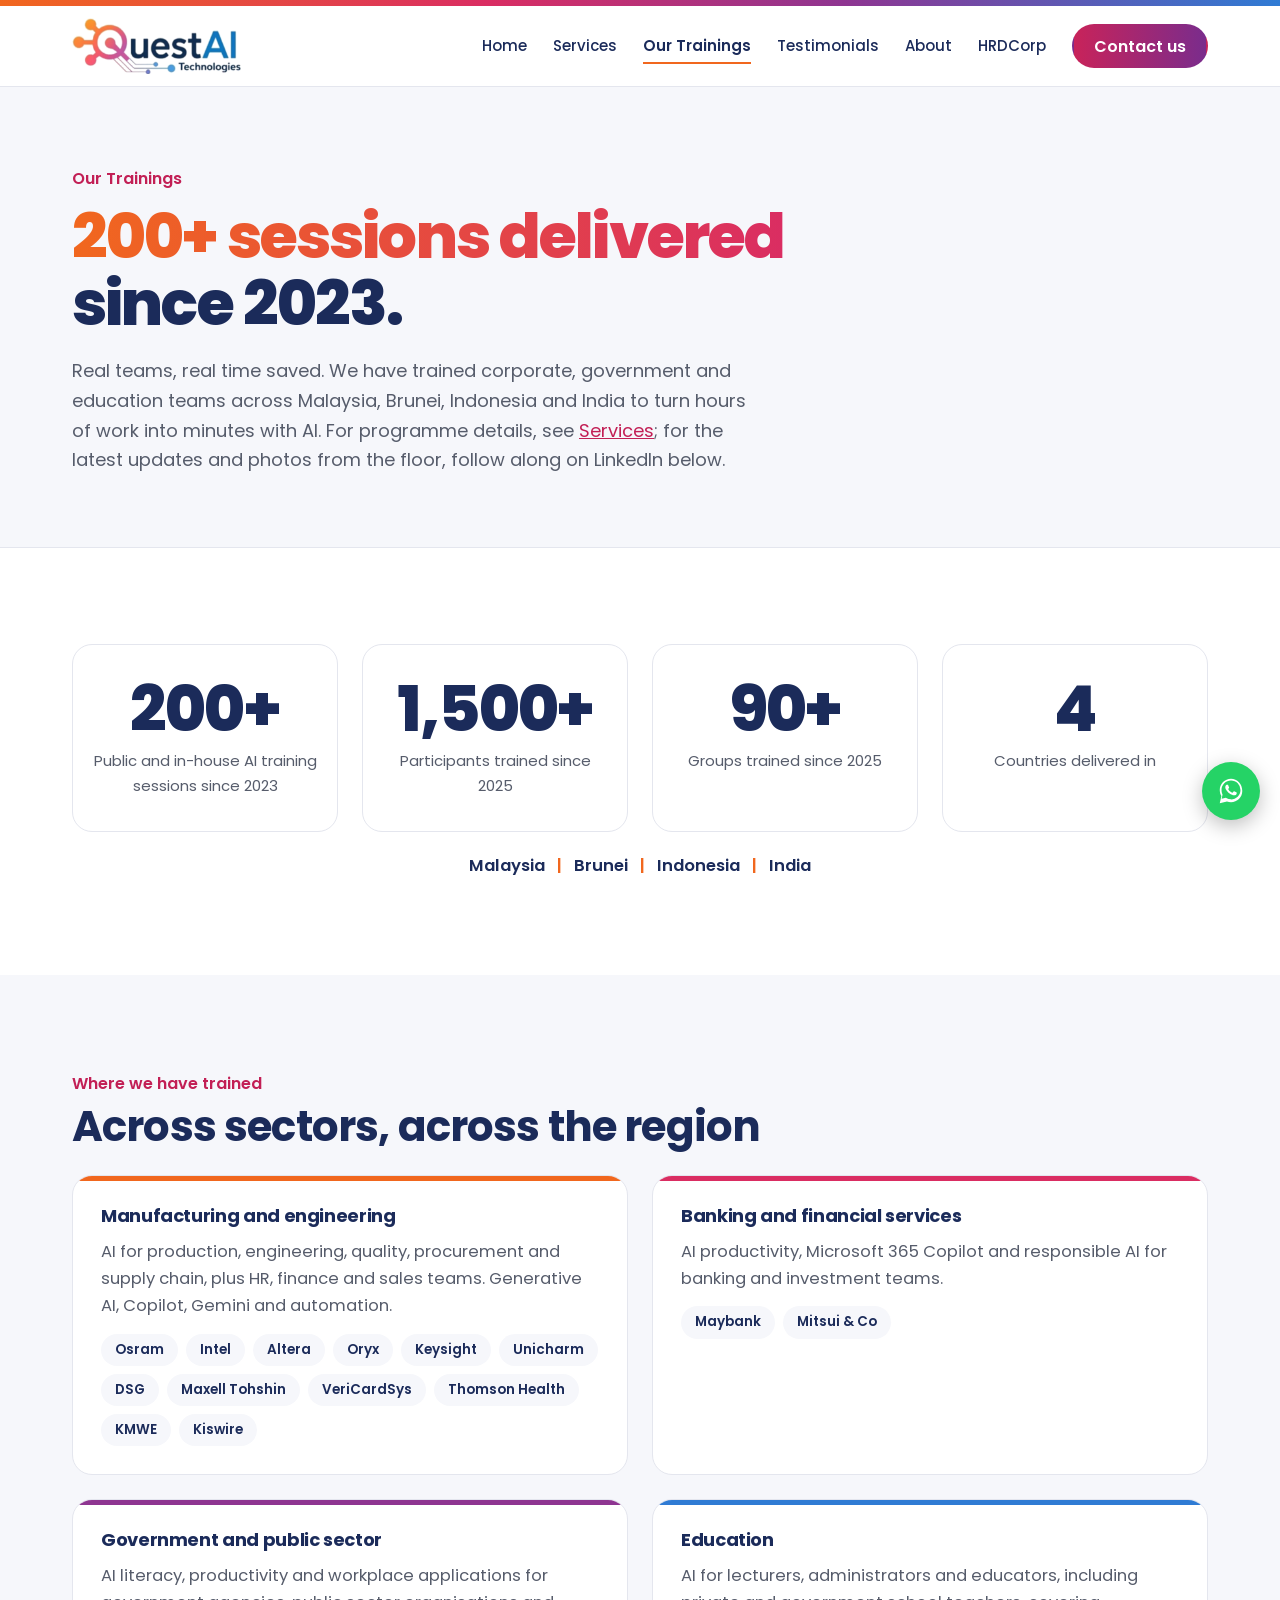
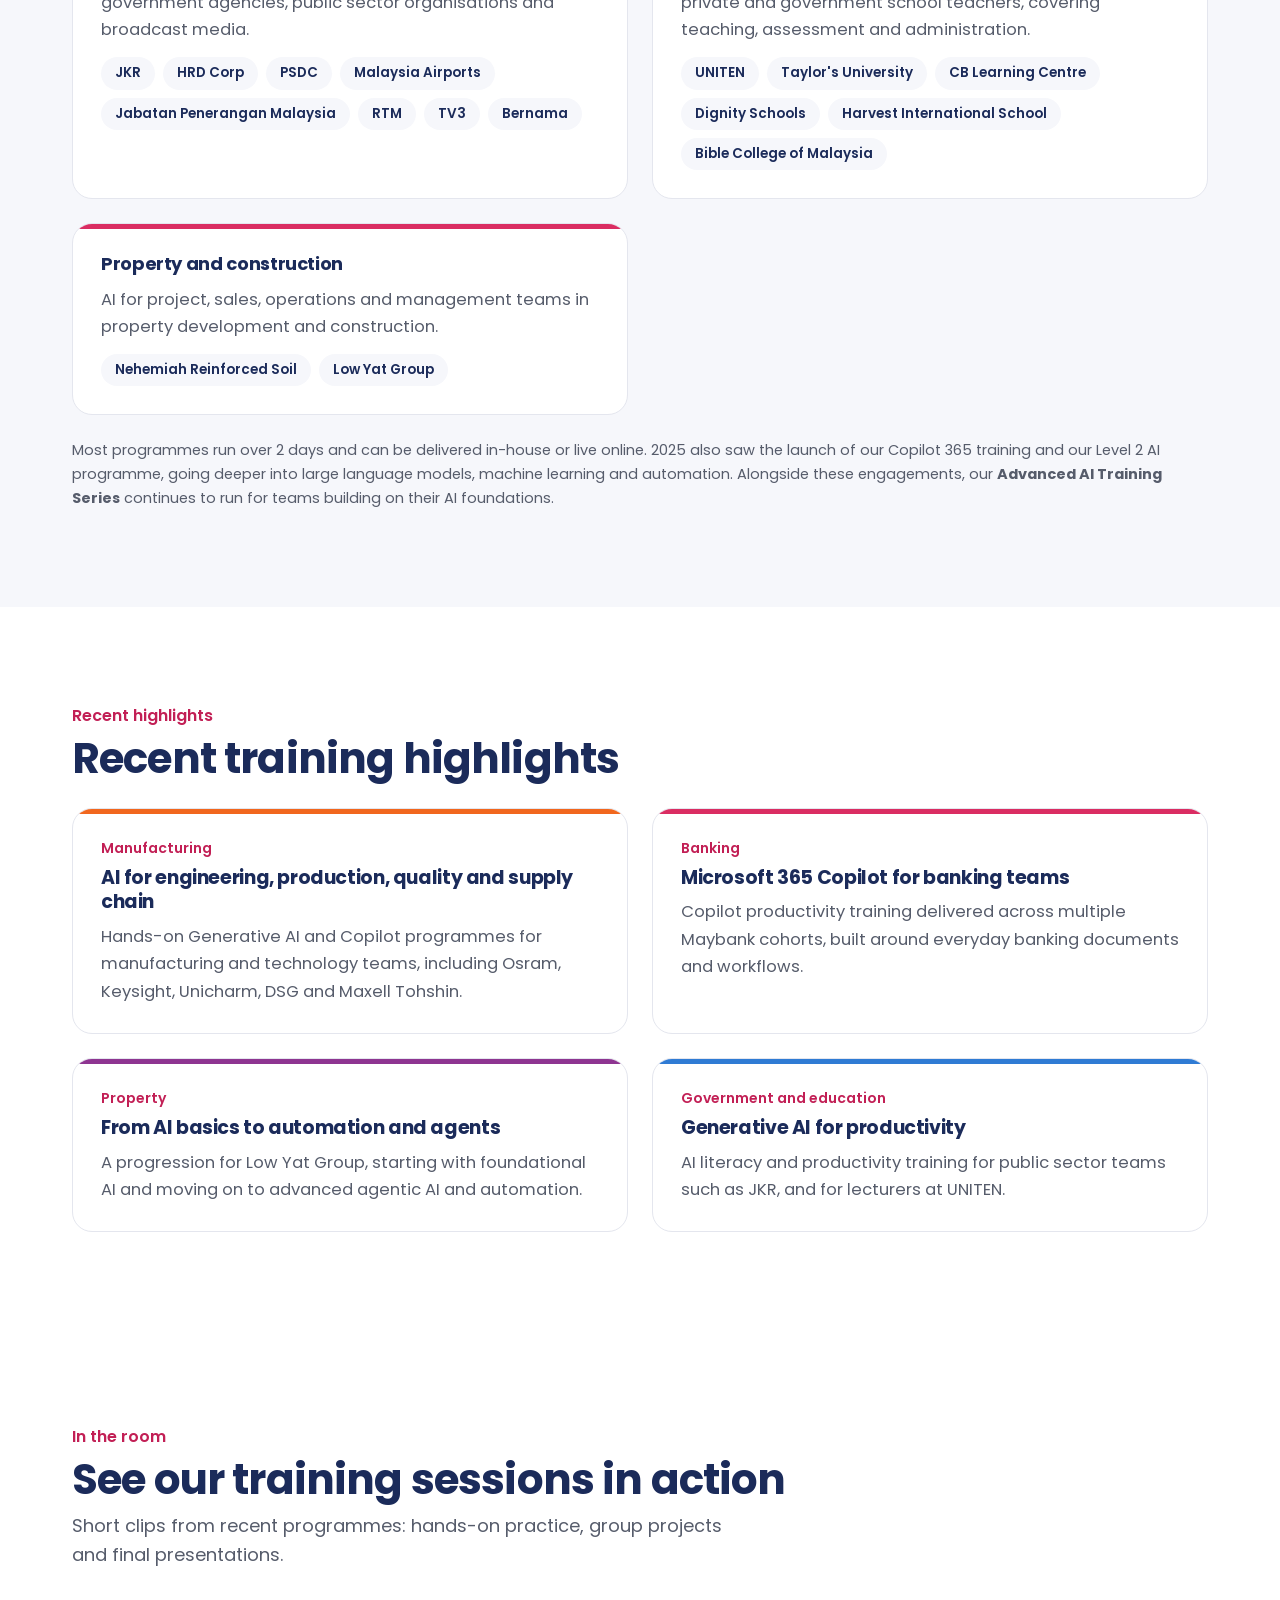
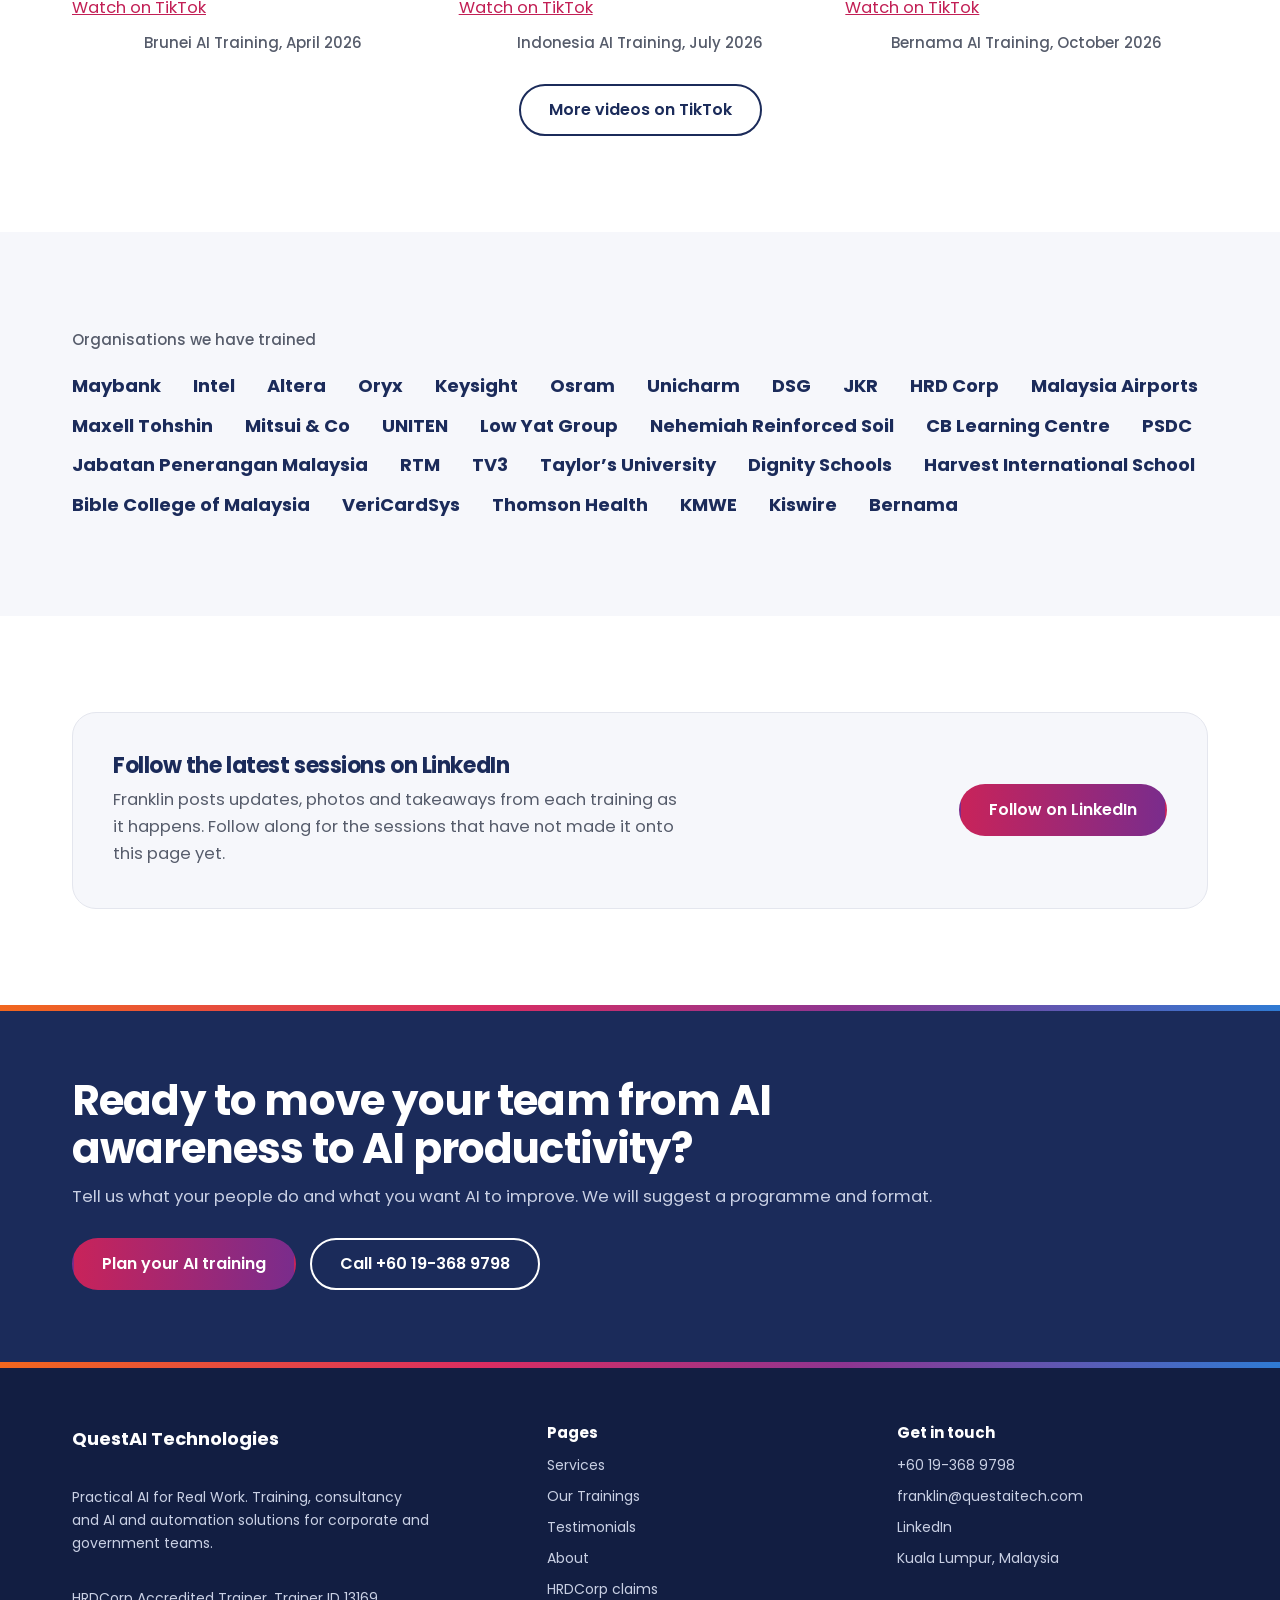
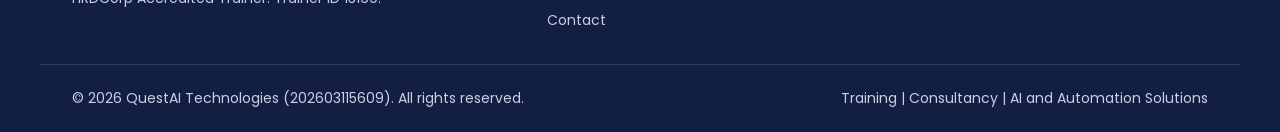
<file: trainings.html>
<!doctype html>
<html lang="en">
<head>
<meta charset="utf-8">
<meta name="viewport" content="width=device-width, initial-scale=1">
<title>Our Trainings | Recent AI Training Delivered | QuestAI Technologies</title>
<meta name="description" content="A running record of the AI, Copilot and automation training QuestAI Technologies has delivered to corporate and government teams across Malaysia, Brunei, Indonesia and India. Follow along on LinkedIn for the latest sessions.">
<meta property="og:title" content="Our Trainings | Recent AI Training Delivered | QuestAI Technologies">
<meta property="og:description" content="A running record of the AI, Copilot and automation training QuestAI Technologies has delivered to corporate and government teams across Malaysia, Brunei, Indonesia and India. Follow along on LinkedIn for the latest sessions.">
<meta property="og:type" content="website">
<meta property="og:url" content="https://questaitech.com/trainings.html">
<meta name="theme-color" content="#1B2B5A">
<link rel="icon" href="data:image/svg+xml,%3Csvg xmlns='http://www.w3.org/2000/svg' viewBox='0 0 32 32'%3E%3Cdefs%3E%3ClinearGradient id='g' x1='0' y1='0' x2='1' y2='1'%3E%3Cstop offset='0' stop-color='%23F1671E'/%3E%3Cstop offset='.5' stop-color='%23DA2D62'/%3E%3Cstop offset='1' stop-color='%233D60C6'/%3E%3C/linearGradient%3E%3C/defs%3E%3Ccircle cx='14' cy='14' r='9' fill='none' stroke='url(%23g)' stroke-width='4'/%3E%3Cpath d='M20 20l7 7' stroke='%233D60C6' stroke-width='4' stroke-linecap='round'/%3E%3C/svg%3E">
<link rel="preconnect" href="https://fonts.googleapis.com">
<link rel="preconnect" href="https://fonts.gstatic.com" crossorigin>
<link rel="stylesheet" href="https://fonts.googleapis.com/css2?family=Poppins:wght@400;500;600;700;800&display=swap">
<link rel="stylesheet" href="assets/styles.css">
</head>
<body>
<a class="whatsapp-float" href="https://wa.me/60193689798?text=Hi%2C%20I%27d%20like%20to%20know%20more%20about%20your%20AI%20training" target="_blank" rel="noopener" aria-label="Chat with us on WhatsApp">
  <svg viewBox="0 0 32 32" fill="#fff" xmlns="http://www.w3.org/2000/svg"><path d="M16.01 3C9.38 3 4 8.38 4 15.01c0 2.35.64 4.55 1.76 6.44L4 29l7.73-1.7a11.9 11.9 0 0 0 4.28.79h.01c6.63 0 12.01-5.38 12.01-12.01C28.03 8.38 22.65 3 16.01 3zm0 21.9h-.01a9.9 9.9 0 0 1-5.05-1.38l-.36-.21-4.58 1.01 1.01-4.46-.24-.38A9.85 9.85 0 0 1 5.9 15c0-5.58 4.54-10.11 10.11-10.11 2.7 0 5.24 1.05 7.15 2.96a10.05 10.05 0 0 1 2.96 7.16c0 5.58-4.54 10.09-10.11 10.09zm5.55-7.57c-.3-.15-1.79-.89-2.07-.99-.28-.1-.48-.15-.68.15-.2.3-.78.99-.96 1.19-.18.2-.35.22-.65.07-.3-.15-1.28-.47-2.44-1.5-.9-.8-1.51-1.79-1.69-2.09-.18-.3-.02-.46.13-.61.14-.14.3-.35.45-.53.15-.18.2-.3.3-.5.1-.2.05-.38-.02-.53-.08-.15-.68-1.63-.93-2.24-.24-.58-.49-.5-.68-.51h-.58c-.2 0-.53.07-.8.38-.28.3-1.05 1.03-1.05 2.5s1.08 2.9 1.23 3.1c.15.2 2.13 3.24 5.15 4.55.72.31 1.28.5 1.72.63.72.23 1.38.2 1.9.12.58-.09 1.79-.73 2.04-1.44.25-.71.25-1.31.18-1.44-.07-.13-.28-.2-.58-.35z"/></svg>
</a>
<header class="site-header">
  <div class="bar"></div>
  <nav class="wrap nav" aria-label="Main">
    <a class="brand" href="index.html"><img src="assets/logo.png" alt="QuestAI Technologies home" width="520" height="172"></a>
    <button class="menu-toggle" type="button" aria-expanded="false" aria-controls="nav-links">
      <svg width="18" height="18" viewBox="0 0 24 24" fill="none" stroke="currentColor" stroke-width="2.2" stroke-linecap="round" aria-hidden="true"><path d="M4 7h16M4 12h16M4 17h16"></path></svg>Menu
    </button>
    <ul class="nav-links" id="nav-links">
      <li><a href="index.html">Home</a></li><li><a href="services.html">Services</a></li><li><a href="trainings.html" aria-current="page">Our Trainings</a></li><li><a href="testimonials.html">Testimonials</a></li><li><a href="about.html">About</a></li><li><a href="hrdcorp.html">HRDCorp</a></li><li><a class="btn btn-primary" href="contact.html">Contact us</a></li>
    </ul>
  </nav>
</header>
<main>
<section class="page-hero">
  <div class="wrap">
    <p class="kicker">Our Trainings</p>
    <h1><span class="grad-text">200+ sessions delivered</span> since 2023.</h1>
    <p class="lede">Real teams, real time saved. We have trained corporate, government and education teams across Malaysia, Brunei, Indonesia and India to turn hours of work into minutes with AI. For programme details, see <a href="services.html">Services</a>; for the latest updates and photos from the floor, follow along on LinkedIn below.</p>
  </div>
</section>

<section class="block">
  <div class="wrap">
    <dl class="stat-band four">
      <div class="stat-tile"><dt class="label">Public and in-house AI training sessions since 2023</dt><dd class="num">200+</dd></div>
      <div class="stat-tile"><dt class="label">Participants trained since 2025</dt><dd class="num">1,500+</dd></div>
      <div class="stat-tile"><dt class="label">Groups trained since 2025</dt><dd class="num">90+</dd></div>
      <div class="stat-tile"><dt class="label">Countries delivered in</dt><dd class="num">4</dd></div>
    </dl>
    <p class="country-line">Malaysia<span aria-hidden="true">|</span>Brunei<span aria-hidden="true">|</span>Indonesia<span aria-hidden="true">|</span>India</p>
  </div>
</section>

<section class="block soft-bg">
  <div class="wrap">
    <div class="section-head tight-head">
      <p class="kicker">Where we have trained</p>
      <h2>Across sectors, across the region</h2>
    </div>
    <div class="sector-grid">
      <article class="sector-card o">
        <h3>Manufacturing and engineering</h3>
        <p>AI for production, engineering, quality, procurement and supply chain, plus HR, finance and sales teams. Generative AI, Copilot, Gemini and automation.</p>
        <ul><li>Osram</li><li>Intel</li><li>Altera</li><li>Oryx</li><li>Keysight</li><li>Unicharm</li><li>DSG</li><li>Maxell Tohshin</li><li>VeriCardSys</li><li>Thomson Health</li><li>KMWE</li><li>Kiswire</li></ul>
      </article>
      <article class="sector-card p">
        <h3>Banking and financial services</h3>
        <p>AI productivity, Microsoft 365 Copilot and responsible AI for banking and investment teams.</p>
        <ul><li>Maybank</li><li>Mitsui &amp; Co</li></ul>
      </article>
      <article class="sector-card u">
        <h3>Government and public sector</h3>
        <p>AI literacy, productivity and workplace applications for government agencies, public sector organisations and broadcast media.</p>
        <ul><li>JKR</li><li>HRD Corp</li><li>PSDC</li><li>Malaysia Airports</li><li>Jabatan Penerangan Malaysia</li><li>RTM</li><li>TV3</li><li>Bernama</li></ul>
      </article>
      <article class="sector-card b">
        <h3>Education</h3>
        <p>AI for lecturers, administrators and educators, including private and government school teachers, covering teaching, assessment and administration.</p>
        <ul><li>UNITEN</li><li>Taylor's University</li><li>CB Learning Centre</li><li>Dignity Schools</li><li>Harvest International School</li><li>Bible College of Malaysia</li></ul>
      </article>
      <article class="sector-card p">
        <h3>Property and construction</h3>
        <p>AI for project, sales, operations and management teams in property development and construction.</p>
        <ul><li>Nehemiah Reinforced Soil</li><li>Low Yat Group</li></ul>
      </article>
    </div>
    <p style="margin-top:24px;color:var(--muted);font-size:14.5px">Most programmes run over 2 days and can be delivered in-house or live online. 2025 also saw the launch of our Copilot 365 training and our Level 2 AI programme, going deeper into large language models, machine learning and automation. Alongside these engagements, our <strong>Advanced AI Training Series</strong> continues to run for teams building on their AI foundations.</p>
  </div>
</section>

<section class="block">
  <div class="wrap">
    <div class="section-head tight-head">
      <p class="kicker">Recent highlights</p>
      <h2>Recent training highlights</h2>
    </div>
    <div class="training-grid">
      <article class="training-card o">
        <div class="date">Manufacturing</div>
        <h3>AI for engineering, production, quality and supply chain</h3>
        <p>Hands-on Generative AI and Copilot programmes for manufacturing and technology teams, including Osram, Keysight, Unicharm, DSG and Maxell Tohshin.</p>
      </article>
      <article class="training-card p">
        <div class="date">Banking</div>
        <h3>Microsoft 365 Copilot for banking teams</h3>
        <p>Copilot productivity training delivered across multiple Maybank cohorts, built around everyday banking documents and workflows.</p>
      </article>
      <article class="training-card u">
        <div class="date">Property</div>
        <h3>From AI basics to automation and agents</h3>
        <p>A progression for Low Yat Group, starting with foundational AI and moving on to advanced agentic AI and automation.</p>
      </article>
      <article class="training-card b">
        <div class="date">Government and education</div>
        <h3>Generative AI for productivity</h3>
        <p>AI literacy and productivity training for public sector teams such as JKR, and for lecturers at UNITEN.</p>
      </article>
    </div>
  </div>
</section>

<section class="block">
  <div class="wrap">
    <div class="section-head tight-head">
      <p class="kicker">In the room</p>
      <h2>See our training sessions in action</h2>
      <p class="lede">Short clips from recent programmes: hands-on practice, group projects and final presentations.</p>
    </div>
    <div class="video-grid">
      <figure class="video-item">
        <blockquote class="tiktok-embed" cite="https://www.tiktok.com/@franklinstyne/video/7632737725816360213" data-video-id="7632737725816360213"><section><a target="_blank" rel="noopener" href="https://www.tiktok.com/@franklinstyne/video/7632737725816360213">Watch on TikTok</a></section></blockquote>
        <figcaption>Brunei AI Training, April 2026</figcaption>
      </figure>
      <figure class="video-item">
        <blockquote class="tiktok-embed" cite="https://www.tiktok.com/@franklinstyne/video/7663836431630060820" data-video-id="7663836431630060820"><section><a target="_blank" rel="noopener" href="https://www.tiktok.com/@franklinstyne/video/7663836431630060820">Watch on TikTok</a></section></blockquote>
        <figcaption>Indonesia AI Training, July 2026</figcaption>
      </figure>
      <figure class="video-item">
        <blockquote class="tiktok-embed" cite="https://www.tiktok.com/@franklinstyne/video/7696675442979245332" data-video-id="7696675442979245332"><section><a target="_blank" rel="noopener" href="https://www.tiktok.com/@franklinstyne/video/7696675442979245332">Watch on TikTok</a></section></blockquote>
        <figcaption>Bernama AI Training, October 2026</figcaption>
      </figure>
    </div>
    <p class="video-more"><a class="btn btn-outline" href="https://www.tiktok.com/@franklinstyne" target="_blank" rel="noopener">More videos on TikTok</a></p>
  </div>
</section>
<script async src="https://www.tiktok.com/embed.js"></script>

<section class="block soft-bg">
  <div class="wrap">
    <div class="clients plain">
      <p>Organisations we have trained</p>
      <ul class="client-list"><li>Maybank</li><li>Intel</li><li>Altera</li><li>Oryx</li><li>Keysight</li><li>Osram</li><li>Unicharm</li><li>DSG</li><li>JKR</li><li>HRD Corp</li><li>Malaysia Airports</li><li>Maxell Tohshin</li><li>Mitsui &amp; Co</li><li>UNITEN</li><li>Low Yat Group</li><li>Nehemiah Reinforced Soil</li><li>CB Learning Centre</li><li>PSDC</li><li>Jabatan Penerangan Malaysia</li><li>RTM</li><li>TV3</li><li>Taylor&rsquo;s University</li><li>Dignity Schools</li><li>Harvest International School</li><li>Bible College of Malaysia</li><li>VeriCardSys</li><li>Thomson Health</li><li>KMWE</li><li>Kiswire</li><li>Bernama</li></ul>
    </div>
  </div>
</section>

<section class="block">
  <div class="wrap">
    <div class="linkedin-band">
      <div>
        <h2>Follow the latest sessions on LinkedIn</h2>
        <p>Franklin posts updates, photos and takeaways from each training as it happens. Follow along for the sessions that have not made it onto this page yet.</p>
      </div>
      <div class="actions">
        <a class="btn btn-primary" href="https://www.linkedin.com/in/franklinstyne" target="_blank" rel="noopener">Follow on LinkedIn</a>
      </div>
    </div>
  </div>
</section>

<section class="cta-band">
  <div class="bar" style="position:absolute;top:0;left:0;right:0"></div>
  <div class="wrap">
    <div>
      <h2>Ready to move your team from AI awareness to AI productivity?</h2>
      <p>Tell us what your people do and what you want AI to improve. We will suggest a programme and format.</p>
    </div>
    <div class="actions">
      <a class="btn btn-primary" href="contact.html">Plan your AI training</a>
      <a class="btn btn-light" href="tel:+60193689798">Call +60 19-368 9798</a>
    </div>
  </div>
</section>
</main>
<footer>
  <div class="bar"></div>
  <div class="wrap footer-grid">
    <div class="footer-brand">
      <strong>QuestAI Technologies</strong>
      <span>Practical AI for Real Work. Training, consultancy and AI and automation solutions for corporate and government teams.</span>
      <span>HRDCorp Accredited Trainer. Trainer ID 13169.</span>
    </div>
    <div>
      <h2>Pages</h2>
      <ul>
        <li><a href="services.html">Services</a></li>
        <li><a href="trainings.html">Our Trainings</a></li>
        <li><a href="testimonials.html">Testimonials</a></li>
        <li><a href="about.html">About</a></li>
        <li><a href="hrdcorp.html">HRDCorp claims</a></li>
        <li><a href="contact.html">Contact</a></li>
      </ul>
    </div>
    <div>
      <h2>Get in touch</h2>
      <ul>
        <li><a href="tel:+60193689798">+60 19-368 9798</a></li>
        <li><a href="mailto:franklin@questaitech.com">franklin@questaitech.com</a></li>
        <li><a href="https://www.linkedin.com/in/franklinstyne" target="_blank" rel="noopener">LinkedIn</a></li>
        <li>Kuala Lumpur, Malaysia</li>
      </ul>
    </div>
  </div>
  <div class="wrap footer-bottom">
    <span>&copy; <span class="yr">2026</span> QuestAI Technologies (202603115609). All rights reserved.</span>
    <span>Training | Consultancy | AI and Automation Solutions</span>
  </div>
</footer>
<script>
(function(){
  var y=document.querySelectorAll('.yr');for(var i=0;i<y.length;i++){y[i].textContent=new Date().getFullYear();}
  var b=document.querySelector('.menu-toggle'),l=document.getElementById('nav-links');
  if(b&&l){b.addEventListener('click',function(){var o=l.classList.toggle('open');b.setAttribute('aria-expanded',o?'true':'false');});}
})();
</script>
</body>
</html>
</file>
<file: assets/styles.css>
:root{
  --orange:#F1671E; --pink:#DA2D62; --purple:#8E3591; --blue:#3D60C6; --sky:#2F7BD4; --lilac:#A85AC9;
  --pink-text:#C21F55; --navy:#1B2B5A; --navy-deep:#121E42;
  --ink:#1B2B5A; --muted:#565C6B; --line:#E4E6EE; --soft:#F6F7FB; --paper:#FFFFFF;
  --brand-gradient:linear-gradient(90deg,#F1671E 0%,#DA2D62 38%,#8E3591 66%,#2F7BD4 100%);
  --btn-gradient:linear-gradient(90deg,#C8235A 0%,#7A2C8C 100%);
  --font:Poppins,"Segoe UI",Helvetica,Arial,sans-serif;
}
*{box-sizing:border-box}
html{scroll-behavior:smooth;scroll-padding-top:100px}
@media (prefers-reduced-motion:reduce){html{scroll-behavior:auto}}
body{margin:0;background:var(--paper);color:var(--ink);font-family:var(--font);font-size:16.5px;line-height:1.65;-webkit-font-smoothing:antialiased}
img{max-width:100%;display:block}
a{color:var(--pink-text)}
a:hover{color:var(--purple)}
:focus-visible{outline:3px solid var(--blue);outline-offset:3px;border-radius:4px}
.wrap{max-width:1200px;margin:0 auto;padding:0 32px}
@media (max-width:620px){.wrap{padding:0 20px}}
h1,h2,h3,h4{font-weight:700;letter-spacing:-0.02em;margin:0;color:inherit}
h2{font-size:clamp(28px,3.6vw,42px);line-height:1.15}
h3{font-size:21px;line-height:1.3}
p{margin:0}
.lede{color:var(--muted);font-size:18px;max-width:62ch}
.kicker{color:var(--pink-text);font-weight:600;font-size:16px}
.grad-text{background:linear-gradient(90deg,#F1671E,#DA2D62);-webkit-background-clip:text;background-clip:text;color:transparent}
.bar{height:6px;background:var(--brand-gradient)}
.btn{display:inline-flex;align-items:center;justify-content:center;min-height:52px;padding:0 28px;border-radius:999px;font-weight:600;text-decoration:none;font-family:var(--font);font-size:16px;border:2px solid transparent;cursor:pointer;text-align:center}
.btn-primary{background:var(--btn-gradient);color:#fff}
.btn-primary:hover{color:#fff;filter:brightness(1.08)}
.btn-outline{border-color:var(--navy);color:var(--navy)}
.btn-outline:hover{background:var(--navy);color:#fff}
.btn-light{border-color:#fff;color:#fff}
.btn-light:hover{background:#fff;color:var(--navy)}
.text-link{font-weight:600;text-decoration:none}
.text-link:hover{text-decoration:underline}
.actions{display:flex;flex-wrap:wrap;gap:14px}

/* Header */
.site-header{position:sticky;top:0;z-index:30;background:rgba(255,255,255,.98);box-shadow:0 1px 0 var(--line)}
.nav{display:flex;align-items:center;justify-content:space-between;gap:16px;min-height:80px}
.brand img{height:56px;width:auto}
.nav-links{display:flex;align-items:center;gap:26px;font-weight:500;font-size:15px;list-style:none;margin:0;padding:0}
.nav-links a{color:var(--navy);text-decoration:none;padding:6px 0;border-bottom:2px solid transparent}
.nav-links a:hover{color:var(--pink-text)}
.nav-links a[aria-current="page"]{border-bottom-color:var(--orange);font-weight:600}
.nav-links .btn{min-height:44px;padding:0 20px;color:#fff;border-bottom:0}
.menu-toggle{display:none;background:none;border:1.5px solid var(--navy);border-radius:10px;min-width:48px;min-height:44px;color:var(--navy);font:600 14px var(--font);cursor:pointer;padding:0 12px}
@media (max-width:980px){
  .menu-toggle{display:inline-flex;align-items:center;gap:8px}
  .nav{flex-wrap:wrap}
  .nav-links{display:none;width:100%;flex-direction:column;align-items:stretch;gap:0;padding:8px 0 20px}
  .nav-links.open{display:flex}
  .nav-links a{display:block;padding:14px 4px;border-bottom:1px solid var(--line)}
  .nav-links a[aria-current="page"]{border-bottom-color:var(--line);color:var(--pink-text)}
  .nav-links li:last-child{margin-top:16px}
  .nav-links .btn{display:flex;width:100%}
  .brand img{height:44px}
}

/* Home hero */
.hero{padding:88px 0 96px;background:radial-gradient(900px 420px at 100% 0%,rgba(61,96,198,.07),transparent 70%),radial-gradient(700px 380px at 0% 100%,rgba(241,103,30,.06),transparent 70%)}
.hero-grid{display:grid;grid-template-columns:1.2fr 1fr;gap:56px;align-items:center}
.tagline{font-size:13px;font-weight:600;color:var(--muted);letter-spacing:.02em}
.hero h1{font-size:clamp(38px,5vw,62px);line-height:1.08;letter-spacing:-0.03em;font-weight:800;margin:16px 0 24px}
.hero .actions{margin:32px 0 22px}
.hero small{color:var(--muted);font-size:15px}
.services-card{background:var(--navy);color:#fff;border-radius:24px;padding:40px;position:relative;overflow:hidden}
.services-card::before{content:"";position:absolute;left:0;right:0;top:0;height:6px;background:var(--brand-gradient)}
.services-card h2{font-size:23px;margin-bottom:18px}
.services-card ul{list-style:none;margin:0;padding:0}
.services-card li{border-top:1px solid rgba(255,255,255,.14)}
.services-card li:first-child{border-top:0}
.services-card a{display:flex;gap:14px;align-items:center;padding:15px 0;font-weight:500;color:#fff;text-decoration:none}
.services-card a:hover{color:#FFC9A8}
.sq{flex:none;width:14px;height:14px;border-radius:3px}
.o .sq,.sq.o{background:var(--orange)} .sq.p{background:var(--pink)} .sq.u{background:var(--lilac)} .sq.b{background:var(--sky)}
@media (max-width:900px){.hero{padding:56px 0 72px}.hero-grid{grid-template-columns:1fr;gap:40px}}

/* Sub-page hero */
.page-hero{padding:80px 0 72px;background:var(--soft);border-bottom:1px solid var(--line);position:relative}
.page-hero h1{font-size:clamp(38px,5vw,62px);line-height:1.08;letter-spacing:-0.03em;font-weight:800;margin:12px 0 18px;max-width:18ch}
@media (max-width:620px){.page-hero{padding:56px 0 52px}}

/* Clients */
.clients{background:var(--soft);border-block:1px solid var(--line);padding:42px 0;text-align:center}
.clients.plain{background:none;border:0;padding:0;text-align:left}
.clients p{color:var(--muted);font-weight:500;font-size:15px;margin-bottom:18px}
.client-list{display:flex;flex-wrap:wrap;justify-content:center;gap:12px 40px;list-style:none;margin:0;padding:0;font-weight:700;font-size:20px;color:var(--navy)}
.clients.plain .client-list{justify-content:flex-start;gap:10px 32px;font-size:18px}

/* Sections */
section.block{padding:96px 0}
section.block.tight{padding-top:0}
.hero-photo{margin:0;border-radius:24px;overflow:hidden;box-shadow:0 18px 40px -18px rgba(27,43,90,.35)}
.hero-photo img{display:block;width:100%;height:100%;aspect-ratio:3/2;object-fit:cover}

.services-band{background:var(--navy);color:#fff;padding:44px 0;position:relative;overflow:hidden}
.services-band::before{content:"";position:absolute;left:0;right:0;top:0;height:6px;background:var(--brand-gradient)}
.services-band h2{font-size:22px;margin:0 0 22px}
.services-band-list{list-style:none;margin:0;padding:0;display:grid;grid-template-columns:1fr 1fr;gap:0 48px}
.services-band-list li{border-top:1px solid rgba(255,255,255,.14)}
.services-band-list a{display:flex;gap:14px;align-items:center;padding:15px 0;font-weight:500;color:#fff;text-decoration:none}
.services-band-list a:hover{color:#FFC9A8}
@media (max-width:700px){.services-band-list{grid-template-columns:1fr}}

.section-head{max-width:720px;display:grid;gap:14px;margin-bottom:44px}
.section-head.tight-head{gap:6px;margin-bottom:24px}
.section-foot{margin-top:40px}
@media (max-width:760px){section.block{padding:68px 0}}
.soft-bg{background:var(--soft)}

.programmes{display:grid;grid-template-columns:repeat(4,minmax(0,1fr));gap:24px}
.programme{background:var(--paper);border:1px solid var(--line);border-radius:18px;padding:30px;display:flex;flex-direction:column;gap:14px;position:relative;overflow:hidden}
.programme::before{content:"";position:absolute;left:0;right:0;top:0;height:5px}
.o::before{background:var(--orange)} .p::before{background:var(--pink)} .u::before{background:var(--purple)} .b::before{background:var(--sky)}
.programme p{color:var(--muted);font-size:15.5px}
.programme .text-link{margin-top:auto;padding-top:8px}
@media (max-width:1060px){.programmes{grid-template-columns:repeat(2,minmax(0,1fr))}}
@media (max-width:620px){.programmes{grid-template-columns:1fr}}

.approach{background:var(--navy);color:#fff}
.approach .kicker{color:#FF9A5E}
.approach .lede{color:#C9D0E4}
.steps{display:grid;grid-template-columns:repeat(4,minmax(0,1fr));gap:32px;list-style:none;margin:0;padding:0;counter-reset:step}
.steps li{padding-top:24px;display:grid;gap:10px;align-content:start;counter-increment:step;position:relative}
.steps li::before{content:"";position:absolute;left:0;right:0;top:0;height:3px;border-radius:3px}
.steps li:nth-child(4n+1)::before{background:var(--orange)} .steps li:nth-child(4n+2)::before{background:var(--pink)} .steps li:nth-child(4n+3)::before{background:var(--lilac)} .steps li:nth-child(4n+4)::before{background:var(--sky)}
.steps h3::before{content:counter(step) ". "}
.steps p{color:#C9D0E4;font-size:15.5px}
.steps.light p{color:var(--muted)}
.steps.five{grid-template-columns:repeat(5,minmax(0,1fr))}
@media (max-width:1060px){.steps,.steps.five{grid-template-columns:repeat(2,minmax(0,1fr))}}
@media (max-width:620px){.steps,.steps.five{grid-template-columns:1fr}}

.hrd-box{background:var(--soft);border:1px solid var(--line);border-radius:24px;padding:44px;display:flex;flex-wrap:wrap;gap:32px;align-items:center}
.hrd-box img{width:250px;height:auto}
.hrd-text{flex:1 1 420px;display:grid;gap:10px}
.hrd-text h2{font-size:clamp(24px,2.8vw,30px)}
.hrd-text p{color:var(--muted)}
.meta{font-weight:600;color:var(--navy)}
@media (max-width:620px){.hrd-box{padding:28px}.hrd-box img{width:210px}}

/* Founder */
.about-grid{display:grid;grid-template-columns:200px 1fr;gap:56px;align-items:center}
.portrait{position:relative;width:200px;height:200px;flex:none}
.portrait::before{content:"";position:absolute;inset:-10px;border-radius:50%;background:conic-gradient(from 200deg,#F1671E,#DA2D62,#8E3591,#2F7BD4,#F1671E)}
.portrait img{position:relative;display:block;width:200px;height:200px;object-fit:cover;object-position:50% 18%;border-radius:50%;border:8px solid #fff}
.about-text{display:grid;gap:16px}
.about-text h2{font-size:clamp(34px,4.4vw,52px);font-weight:800}
.credential{color:var(--muted);font-weight:500;margin-top:-8px}
.role{font-weight:700;color:var(--navy);font-size:19px}
.role span{color:var(--orange);padding:0 6px}
.about-text p.body{color:var(--muted)}
@media (max-width:900px){.about-grid{grid-template-columns:1fr;gap:48px}.portrait{width:160px;height:160px;margin:10px}.portrait img{width:160px;height:160px}}

/* Services detail */
.service-nav{display:flex;flex-wrap:wrap;gap:12px;margin-top:32px}
.service-nav a{display:inline-flex;align-items:center;gap:10px;min-height:44px;padding:0 18px;border:1px solid var(--line);border-radius:999px;background:#fff;color:var(--navy);text-decoration:none;font-weight:500;font-size:15px}
.service-nav a:hover{border-color:var(--navy)}
.service{padding:88px 0;border-bottom:1px solid var(--line)}
.service:nth-of-type(even){background:var(--soft)}
.service-grid{display:grid;grid-template-columns:1.1fr 1fr;gap:56px;align-items:start}
.service-intro{display:grid;gap:18px}
.service-intro h2{display:flex;gap:14px;align-items:center}
.service-intro h2 .sq{width:18px;height:18px}
.service-intro p{color:var(--muted)}
.detail-card{background:#fff;border:1px solid var(--line);border-radius:20px;padding:32px;display:grid;gap:22px}
.detail-card h3{font-size:17px}
.detail-card ul{margin:8px 0 0;padding-left:20px;color:var(--muted)}
.detail-card li{margin:6px 0}
.facts{display:grid;grid-template-columns:repeat(2,minmax(0,1fr));gap:16px;padding-top:20px;border-top:1px solid var(--line)}
.facts div{display:grid;gap:2px}
.facts dt{font-size:13px;font-weight:600;color:var(--muted)}
.facts dd{margin:0;font-weight:600;color:var(--navy);font-size:15px}
@media (max-width:900px){.service-grid{grid-template-columns:1fr;gap:32px}.service{padding:64px 0}}

/* Testimonials */
.quotes{display:grid;grid-template-columns:repeat(3,minmax(0,1fr));gap:24px}
.quote{background:#fff;border:1px solid var(--line);border-radius:20px;padding:32px;display:flex;flex-direction:column;gap:20px;position:relative;overflow:hidden}
.quote::before{content:"";position:absolute;left:0;right:0;top:0;height:5px}
.quote blockquote{margin:0;font-size:17px;line-height:1.7;color:var(--navy)}
.quote figcaption{margin-top:auto;display:grid;gap:2px;font-size:14.5px;color:var(--muted)}
.quote figcaption strong{color:var(--navy);font-size:15.5px}
.quote.placeholder{border-style:dashed;background:var(--soft)}
.quote.placeholder blockquote{color:var(--muted);font-style:italic}
.gallery{display:grid;grid-template-columns:repeat(3,minmax(0,1fr));gap:20px}
.photo-slot{aspect-ratio:4/3;border-radius:16px;border:2px dashed #C4C8D4;background:var(--soft);display:grid;place-items:center;color:var(--muted);font-weight:600;font-size:14px;text-align:center;padding:16px}
@media (max-width:980px){.quotes,.gallery{grid-template-columns:repeat(2,minmax(0,1fr))}}
@media (max-width:620px){.quotes,.gallery{grid-template-columns:1fr}}

/* Values / two-column content */
.two-col{display:grid;grid-template-columns:repeat(2,minmax(0,1fr));gap:56px}
.prose{display:grid;gap:16px;color:var(--muted);max-width:66ch}
.prose h2{color:var(--navy);margin-bottom:4px}
.value-list{list-style:none;margin:0;padding:0;display:grid;gap:18px}
.value-list li{display:flex;gap:16px;align-items:flex-start}
.value-list li .sq{margin-top:7px}
.value-list strong{display:block;color:var(--navy)}
.value-list span.t{color:var(--muted)}
@media (max-width:900px){.two-col{grid-template-columns:1fr;gap:40px}}

/* FAQ */
.faq{display:grid;gap:14px;max-width:860px}
.faq details{background:#fff;border:1px solid var(--line);border-radius:16px;padding:0 24px}
.faq summary{cursor:pointer;list-style:none;padding:20px 0;font-weight:600;color:var(--navy);display:flex;justify-content:space-between;gap:16px}
.faq summary::-webkit-details-marker{display:none}
.faq summary::after{content:"+";font-size:22px;line-height:1;color:var(--pink-text)}
.faq details[open] summary::after{content:"\2212"}
.faq details p{padding:0 0 22px;color:var(--muted)}
.note{font-size:14px;color:var(--muted)}

/* CTA band */
.cta-band{background:var(--navy);color:#fff;position:relative}
.cta-band .wrap{padding-block:72px;display:flex;flex-wrap:wrap;gap:28px;align-items:center;justify-content:space-between}
.cta-band h2{max-width:22ch}
.cta-band p{color:#C9D0E4;margin-top:10px}

/* Contact */
.contact{background:var(--navy);color:#fff;position:relative}
.contact-grid{display:grid;grid-template-columns:1fr 1.1fr;gap:56px;align-items:start}
.contact .lede{color:#C9D0E4;margin:20px 0 32px}
.contact-details{list-style:none;margin:0;padding:0;display:grid;gap:16px;font-weight:500}
.contact-details a{color:#fff;text-decoration:none}
.contact-details a:hover{text-decoration:underline;color:#fff}
.contact-details li{display:flex;gap:14px;align-items:flex-start}
.contact-details li > a,.contact-details li > span:last-child{padding-top:6px}
.ic{flex:none;width:38px;height:38px;border-radius:50%;display:grid;place-items:center}
.ic.o{background:var(--orange)} .ic.u{background:#8E3FA8} .ic.p{background:var(--pink)} .ic.b{background:var(--sky)}
.form{background:var(--paper);color:var(--ink);border-radius:24px;padding:36px;display:grid;gap:18px}
.field{display:grid;gap:6px}
.field label{font-size:14px;font-weight:600}
.field input,.field textarea,.field select{min-height:48px;padding:12px 14px;border:1px solid #C4C8D4;border-radius:10px;font:inherit;font-size:16px;color:var(--ink);background:#fff}
.field textarea{min-height:120px;resize:vertical}
.field input:focus,.field textarea:focus,.field select:focus{outline:2px solid var(--blue);outline-offset:1px;border-color:var(--blue)}
.form .btn{width:100%}
.hidden{position:absolute;left:-9999px}
.map{margin-top:32px;border-radius:16px;overflow:hidden;border:1px solid rgba(255,255,255,.2)}
@media (max-width:900px){.contact-grid{grid-template-columns:1fr}}
@media (max-width:620px){.form{padding:24px}}

/* Footer */
footer{background:var(--navy-deep);color:#C9D0E4;font-size:14px}
.footer-grid{display:grid;grid-template-columns:1.4fr 1fr 1fr;gap:40px;padding-block:56px 32px}
.footer-grid h2{font-size:15px;color:#fff;margin-bottom:12px;letter-spacing:0}
.footer-grid ul{list-style:none;margin:0;padding:0;display:grid;gap:8px}
.footer-grid a{color:#C9D0E4;text-decoration:none}
.footer-grid a:hover{color:#fff;text-decoration:underline}
.footer-brand{display:grid;gap:10px;max-width:40ch}
.footer-brand strong{color:#fff;font-size:18px}
.footer-bottom{border-top:1px solid rgba(255,255,255,.12);padding-block:22px;display:flex;flex-wrap:wrap;gap:8px 24px;justify-content:space-between}
@media (max-width:760px){.footer-grid{grid-template-columns:1fr;gap:28px}}

/* Video testimonials */
.video-grid{display:grid;grid-template-columns:repeat(4,minmax(0,1fr));gap:24px}
.video-grid.three{grid-template-columns:repeat(3,minmax(0,1fr));max-width:900px}
.video-card{margin:0;background:#fff;border:1px solid var(--line);border-radius:18px;overflow:hidden;display:flex;flex-direction:column;position:relative}
.video-card::before{content:"";position:absolute;left:0;right:0;top:0;height:5px;z-index:1}
.video-card video{width:100%;aspect-ratio:9/16;background:#0E1830;object-fit:contain;display:block}
.video-card figcaption{padding:14px 18px 18px;display:grid;gap:2px;font-size:14px;color:var(--muted)}
.video-card figcaption strong{color:var(--navy);font-size:15px}
@media (max-width:1060px){.video-grid{grid-template-columns:repeat(3,minmax(0,1fr))}}
@media (max-width:760px){.video-grid,.video-grid.three{grid-template-columns:repeat(2,minmax(0,1fr));gap:16px}}
@media (max-width:420px){.video-card figcaption{padding:10px 12px 14px}}

/* Training log cards (trainings.html) */
.training-grid{display:grid;grid-template-columns:repeat(2,minmax(0,1fr));gap:24px}
@media (max-width:760px){.training-grid{grid-template-columns:1fr}}
.training-card{background:#fff;border:1px solid var(--line);border-radius:20px;padding:28px;position:relative;overflow:hidden}
.training-card::before{content:"";position:absolute;left:0;right:0;top:0;height:5px}
.training-card .date{color:var(--pink-text);font-weight:600;font-size:14px}
.training-card h3{color:var(--navy);font-size:19px;margin:6px 0 8px}
.training-card p{color:var(--muted);margin:0}
.training-card .tag{display:inline-block;margin-top:14px;font-size:13px;font-weight:600;color:var(--navy);background:var(--soft);border-radius:999px;padding:5px 14px}
.linkedin-band{background:var(--soft);border:1px solid var(--line);border-radius:24px;padding:40px;display:flex;flex-wrap:wrap;gap:28px;align-items:center;justify-content:space-between}
.linkedin-band h2{color:var(--navy);font-size:22px;margin:0 0 8px}
.linkedin-band p{color:var(--muted);margin:0;max-width:52ch}

/* Monthly training timeline (trainings.html) */
.timeline{display:grid;gap:0}
.timeline-row{display:grid;grid-template-columns:140px 1fr;gap:24px;padding:22px 0;border-bottom:1px solid var(--line)}
.timeline-row:last-child{border-bottom:none}
.timeline-row .month{font-weight:700;color:var(--navy);font-size:16px;padding-top:2px}
.timeline-row .entries{display:flex;flex-wrap:wrap;gap:10px}
.timeline-row .entries li{list-style:none;background:var(--soft);border:1px solid var(--line);border-radius:999px;padding:7px 16px;font-size:14.5px;color:var(--navy);font-weight:500}
.timeline-row .entries li strong{font-weight:700}
@media (max-width:640px){.timeline-row{grid-template-columns:1fr;gap:8px}}

/* Stat band and sector groups (trainings.html) */
.stat-band{display:grid;grid-template-columns:repeat(3,minmax(0,1fr));gap:24px;text-align:center}
@media (max-width:760px){.stat-band{grid-template-columns:1fr}}
.stat-tile{background:#fff;border:1px solid var(--line);border-radius:20px;padding:32px 20px}
.stat-tile .num{font-size:40px;font-weight:800;color:var(--navy);line-height:1}
.stat-tile .label{margin-top:8px;color:var(--muted);font-size:15px}
.sector-grid{display:grid;grid-template-columns:repeat(2,minmax(0,1fr));gap:24px}
@media (max-width:760px){.sector-grid{grid-template-columns:1fr}}
.sector-card{background:#fff;border:1px solid var(--line);border-radius:20px;padding:28px;position:relative;overflow:hidden}
.sector-card::before{content:"";position:absolute;left:0;right:0;top:0;height:5px}
.sector-card h3{color:var(--navy);font-size:18px;margin:0 0 10px}
.sector-card p{color:var(--muted);margin:0 0 14px}
.sector-card ul{margin:0;padding:0;list-style:none;display:flex;flex-wrap:wrap;gap:8px}
.sector-card li{background:var(--soft);border-radius:999px;padding:5px 14px;font-size:13.5px;font-weight:600;color:var(--navy)}

/* Group project photo pair (about.html) */
.proof-gallery{margin-top:48px;display:grid;grid-template-columns:repeat(2,minmax(0,1fr));gap:24px;align-items:start}
.proof-gallery figure{margin:0}
.proof-gallery img{width:100%;height:280px;object-fit:cover;border-radius:16px;border:1px solid var(--line);display:block}
.proof-gallery figcaption{margin-top:10px;color:var(--muted);font-size:14px;text-align:center}
@media (max-width:760px){.proof-gallery{grid-template-columns:1fr}.proof-gallery img{height:220px}}

/* Regional presence graphic (about.html) */
.region-hero{display:grid;grid-template-columns:1.15fr 1fr;gap:48px;align-items:center}
@media (max-width:900px){.region-hero{grid-template-columns:1fr;gap:32px}}
.region-card{background:var(--navy);color:#fff;border-radius:24px;padding:32px;position:relative;overflow:hidden}
.region-card::before{content:"";position:absolute;left:0;right:0;top:0;height:6px;background:var(--btn-gradient)}
.region-card h3{font-size:15px;font-weight:600;color:#C9D0E4;margin:0 0 18px;letter-spacing:.02em;text-transform:uppercase}
.region-list{list-style:none;margin:0;padding:0;display:grid;gap:14px}
.region-list li{display:flex;align-items:center;gap:12px;font-weight:600;font-size:17px}
.region-list .dot{width:12px;height:12px;border-radius:50%;flex:none;background:var(--orange)}
.region-list li:nth-child(2) .dot{background:var(--pink)}
.region-list li:nth-child(3) .dot{background:var(--lilac)}
.region-list li:nth-child(4) .dot{background:var(--sky)}

/* Regional map card (about.html) */
.map-card{background:var(--soft);border:1px solid var(--line);border-radius:24px;padding:20px 20px 24px;position:relative;overflow:hidden}
.map-card::before{content:"";position:absolute;left:0;right:0;top:0;height:5px;background:var(--btn-gradient)}
.map-card img{width:100%;height:auto;display:block;border-radius:12px}
.map-card .cap{margin-top:16px;text-align:center;font-weight:600;color:var(--navy);font-size:14.5px}
.map-card .cap span{display:block;font-weight:500;color:var(--muted);font-size:13.5px;margin-top:4px}
.whatsapp-float{position:fixed;right:20px;bottom:80px;width:58px;height:58px;background:#25D366;border-radius:50%;display:flex;align-items:center;justify-content:center;box-shadow:0 6px 20px rgba(0,0,0,.25);z-index:999;transition:transform .15s ease}
.whatsapp-float:hover{transform:scale(1.08)}
.whatsapp-float svg{width:30px;height:30px}
@media (max-width:600px){.whatsapp-float{right:16px;bottom:76px;width:52px;height:52px}.whatsapp-float svg{width:27px;height:27px}}

/* ===== Revisions 6 Oct 2026 ===== */
.tool-strip{list-style:none;margin:18px 0 0;padding:0;font-weight:600;font-size:15px;color:var(--navy);display:flex;flex-wrap:wrap;gap:6px 20px}
.tool-strip li{display:flex;align-items:center;gap:8px;white-space:nowrap}
.tool-strip li::before{content:"";width:9px;height:9px;border-radius:2px;background:var(--orange)}
.tool-strip li:nth-child(4n+2)::before{background:var(--pink)}.tool-strip li:nth-child(4n+3)::before{background:var(--lilac)}.tool-strip li:nth-child(4n+4)::before{background:var(--sky)}

/* Difference + Learn/Apply/Present */
.difference .section-head{max-width:780px;margin-bottom:32px}
.difference .lede strong{color:var(--navy)}
.lap{border-left:4px solid var(--orange);padding:6px 0 6px 24px;max-width:780px;display:grid;gap:8px}
.lap h3{font-size:clamp(22px,2.6vw,28px);color:var(--navy)}
.lap p{color:var(--muted)}
.difference .proof-gallery{margin-top:36px}

/* Proof band (home) and larger stats */
.proof-band{background:var(--navy);color:#fff;padding:64px 0;position:relative}
.proof-band::before{content:"";position:absolute;left:0;right:0;top:0;height:6px;background:var(--brand-gradient)}
dl.stat-band{margin:0}
.stat-band.four{grid-template-columns:repeat(4,minmax(0,1fr))}
.stat-band .stat-tile{display:flex;flex-direction:column-reverse;justify-content:flex-end}
.stat-band dd{margin:0}
.stat-band.four .num{font-size:clamp(44px,5vw,64px);letter-spacing:-0.03em}
.proof-band .stat-tile{background:transparent;border:0;border-top:3px solid rgba(255,255,255,.18);border-radius:0;padding:24px 8px 0;text-align:left}
.proof-band .stat-tile:nth-child(1){border-top-color:var(--orange)}
.proof-band .stat-tile:nth-child(2){border-top-color:var(--pink)}
.proof-band .stat-tile:nth-child(3){border-top-color:var(--lilac)}
.proof-band .stat-tile:nth-child(4){border-top-color:var(--sky)}
.proof-band .num{color:#fff}
.proof-band .label{color:#C9D0E4}
.proof-link{margin-top:32px}
.proof-link a{color:#FFC9A8;font-weight:600}
.proof-link a:hover{color:#fff}
.country-line{margin-top:20px;text-align:center;font-weight:600;color:var(--navy)}
.country-line span{color:var(--orange);padding:0 12px}
@media (max-width:980px){.stat-band.four{grid-template-columns:repeat(2,minmax(0,1fr))}}
@media (max-width:480px){.stat-band.four{grid-template-columns:1fr}}

/* Tiered services */
.programmes.tiered{grid-template-columns:repeat(3,minmax(0,1fr))}
.programme.featured{grid-column:1/-1;background:var(--soft);display:grid;grid-template-columns:1.3fr 1fr;gap:32px;align-items:center;padding:38px}
.programme.featured > div{display:grid;gap:14px}
.programme.featured h3{font-size:clamp(24px,2.6vw,30px)}
.programme .tier{font-size:14px;font-weight:600;color:var(--pink-text)}
.programme.featured .text-link{margin-top:0;padding-top:0}
.tool-chips{list-style:none;margin:0;padding:0;display:flex;flex-wrap:wrap;gap:10px}
.tool-chips li{background:#fff;border:1px solid var(--line);border-radius:999px;padding:8px 16px;font-weight:600;font-size:14.5px;color:var(--navy)}
@media (max-width:980px){.programmes.tiered{grid-template-columns:1fr}.programme.featured{grid-template-columns:1fr;padding:30px}}

/* Founder positioning */
.role{display:flex;flex-wrap:wrap}
.mix{font-weight:700;font-size:16px;color:var(--muted);margin-top:-6px}
.mix span{color:var(--pink-text);padding:0 8px}

/* Badge and training cards */
.hrd-box img.hrd-badge{width:150px}
.training-card.o::before{background:var(--orange)} .training-card.p::before{background:var(--pink)} .training-card.u::before{background:var(--purple)} .training-card.b::before{background:var(--sky)}
.cta-band h2{max-width:26ch}

/* Training video highlights (TikTok embeds) */
.video-grid{display:grid;grid-template-columns:repeat(3,minmax(0,1fr));gap:24px;align-items:start}
.video-item{margin:0;display:grid;gap:10px}
.video-item .tiktok-embed{margin:0 !important;min-width:0 !important;max-width:100% !important}
.video-item figcaption{color:var(--muted);font-size:15px;font-weight:500;text-align:center}
.video-more{margin-top:28px;text-align:center}
@media (max-width:1000px){.video-grid{grid-template-columns:repeat(2,minmax(0,1fr))}}
@media (max-width:640px){.video-grid{grid-template-columns:1fr;max-width:360px;margin:0 auto}}
</file>
